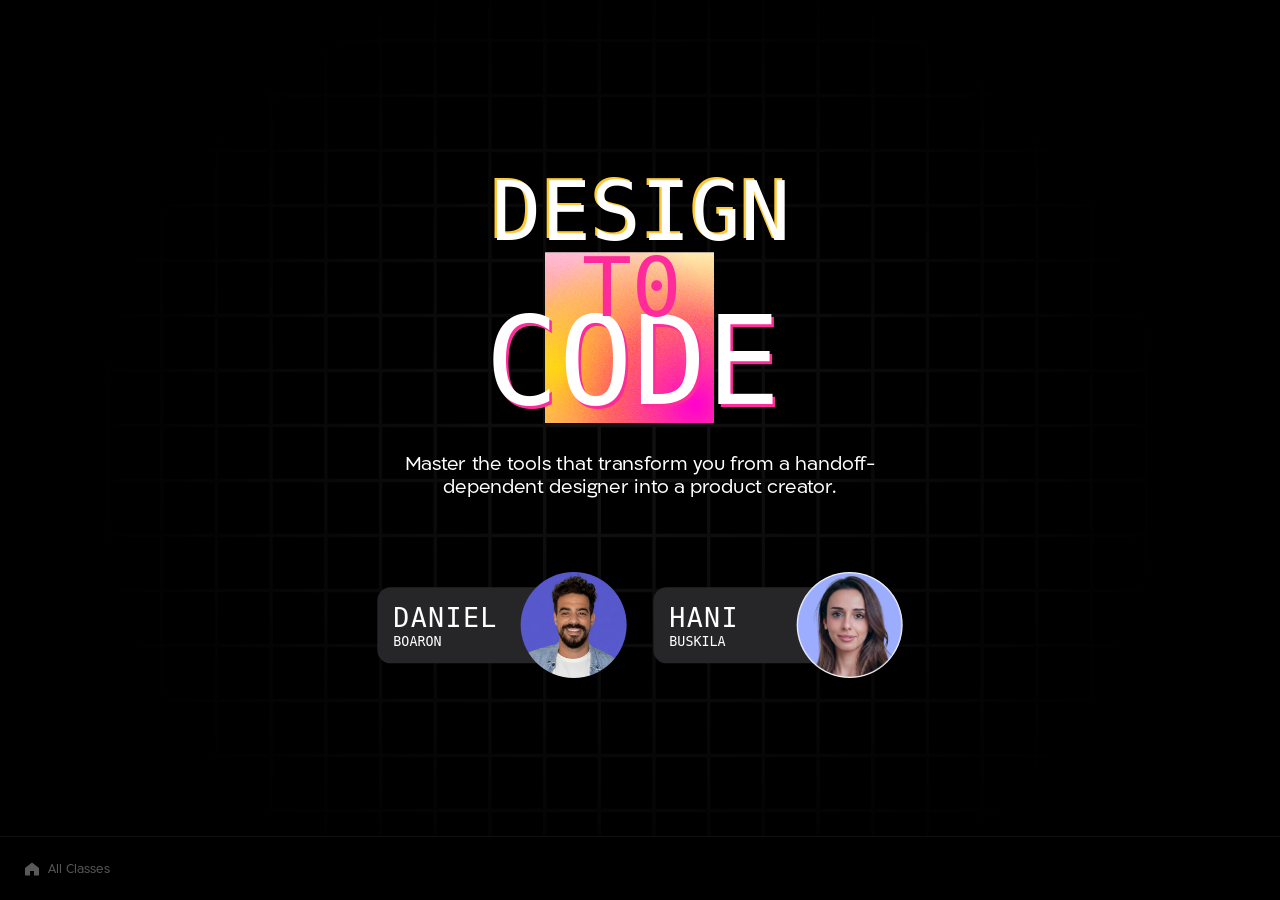
<file: index.html>
<!DOCTYPE html>
<html lang="en">
<head>
  <meta charset="UTF-8" />
  <meta name="viewport" content="width=device-width, initial-scale=1.0" />
  <title>Design to Code - Presentation</title>
  <style>
    /* ── Fonts ── */
    @font-face {
      font-family: 'MinecraftRegular';
      src: url('https://fonts.cdnfonts.com/s/25041/1_MinecraftRegular1.woff') format('woff');
      font-weight: 400;
      font-style: normal;
    }
    @font-face {
      font-family: 'Ploni';
      src: url('fonts/ploni-regular-aaa.otf') format('opentype');
      font-weight: 400;
      font-style: normal;
    }
    @font-face {
      font-family: 'Ploni';
      src: url('fonts/ploni-regular-aaa.otf') format('opentype');
      font-weight: 400;
    }
    @font-face {
      font-family: 'Ploni';
      src: url('fonts/ploni-demibold-aaa.otf') format('opentype');
      font-weight: 700;
    }

    /* ── Reset ── */
    *, *::before, *::after { margin: 0; padding: 0; box-sizing: border-box; }

    html, body {
      background: #000;
      color: #fff;
      font-family: 'Ploni', sans-serif;
      overflow: hidden;
      height: 100vh;
      width: 100vw;
    }

    /* ── Slide system ── */
    .slides-container {
      position: relative;
      width: 100%;
      height: 100%;
    }

    .slide {
      position: absolute;
      inset: 0;
      opacity: 0;
      pointer-events: none;
      transition: opacity 0.5s ease;
      overflow: hidden;
    }

    .slide.active {
      opacity: 1;
      pointer-events: auto;
    }

    /* ── Scaling wrapper — design is 1920x1080 ── */
    .slide-inner {
      position: absolute;
      width: 1920px;
      height: 1080px;
      top: 50%;
      left: 50%;
      transform-origin: center center;
    }

    /* ═══════════════════════════════════════
       SLIDE 1 — Hero (from Figma)
    ═══════════════════════════════════════ */

    /* Minecraft font override — slide 1 only */
    #s1-inner,
    #s1-inner * {
      font-family: 'MinecraftRegular', monospace !important;
      font-weight: 400 !important;
      font-style: normal !important;
    }

    /* Subtitle stays on Ploni */
    #s1-inner .s1-subtitle {
      font-family: 'Ploni', sans-serif !important;
    }

    /* Grid background */
    .s1-grid {
      position: absolute;
      top: -242px;
      left: 158px;
      width: 1564px;
      height: 1573px;
      pointer-events: none;
      opacity: 0.7;
    }

    .s1-grid img {
      width: 100%;
      height: 100%;
      display: block;
    }

    /* Title block — centered */
    .s1-title-block {
      position: absolute;
      width: 429px;
      height: 423px;
      left: calc(50% - 20.5px);
      top: calc(50% - 211.5px);
      transform: translate(-50%, -50%);
    }

    .s1-title-group {
      position: absolute;
      left: 1.24px;
      top: 0;
      width: 444px;
      height: 423px;
    }

    /* "DESIGN" shadow text (yellow) */
    .s1-design-shadow {
      position: absolute;
      left: 7.42px;
      top: 0;
      font-family: 'Ploni', sans-serif;
      font-size: 124px;
      text-transform: uppercase;
      color: #ffc937;
      line-height: 1;
      white-space: nowrap;
    }

    /* "DESIGN" main text (white) */
    .s1-design {
      position: absolute;
      left: 11.13px;
      top: 3.71px;
      font-family: 'Ploni', sans-serif;
      font-size: 124px;
      text-transform: uppercase;
      color: #fff;
      line-height: 1;
      white-space: nowrap;
    }

    /* Triangle shape */
    .s1-triangle {
      position: absolute;
      left: 91px;
      top: 126px;
      width: 254px;
      height: 256px;
      display: flex;
      align-items: center;
      justify-content: center;
    }

    .s1-triangle-inner {
      width: 254px;
      height: 256px;
      position: relative;
      transform: rotate(180deg);
    }

    .s1-triangle-mask {
      position: absolute;
      inset: 0;
      overflow: hidden;
    }

    .s1-triangle-mask img {
      width: 100%;
      height: 100%;
      display: block;
    }

    .s1-triangle-gradient {
      position: absolute;
      inset: 0;
      overflow: hidden;
    }

    .s1-triangle-gradient img {
      width: 100%;
      height: 100%;
      display: block;
    }

    .s1-triangle-noise {
      position: absolute;
      inset: 0;
      mix-blend-mode: overlay;
      opacity: 0.8;
    }

    .s1-noise-1 {
      position: absolute;
      inset: 0;
      background-size: 307px 307px;
      background-position: top left;
      opacity: 0.6;
      pointer-events: none;
    }

    .s1-noise-2 {
      position: absolute;
      inset: 0;
      background-size: 410px 410px;
      background-position: top left;
      mix-blend-mode: overlay;
      opacity: 0.7;
      pointer-events: none;
    }

    /* "CODE" shadow text (pink) */
    .s1-code-shadow {
      position: absolute;
      left: 4.95px;
      top: 202.6px;
      font-family: 'Ploni', sans-serif;
      font-size: 184px;
      text-transform: uppercase;
      color: #ff2b9b;
      line-height: 1;
    }

    /* "CODE" main text (white) */
    .s1-code {
      position: absolute;
      left: 1.24px;
      top: 198.89px;
      font-family: 'Ploni', sans-serif;
      font-size: 184px;
      text-transform: uppercase;
      color: #fff;
      line-height: 1;
    }

    /* "T0" text */
    .s1-to {
      position: absolute;
      left: 147px;
      top: 105px;
      width: 149px;
      height: 149px;
      display: flex;
      align-items: center;
      justify-content: center;
      font-family: 'Ploni', sans-serif;
      font-style: italic;
      font-size: 124px;
      text-transform: uppercase;
      color: #ff2b9b;
      text-align: center;
      line-height: 1;
    }

    /* Subtitle */
    .s1-subtitle {
      position: absolute;
      left: 50%;
      top: 579px;
      transform: translate(-50%, -50%);
      width: 725px;
      font-family: 'Ploni', sans-serif;
      font-size: 32px;
      color: #fff;
      text-align: center;
      line-height: 1.1;
    }

    /* Profiles section */
    .s1-profiles {
      position: absolute;
      left: 50%;
      top: 723px;
      transform: translateX(-50%);
      display: flex;
      gap: 40px;
      align-items: center;
    }

    .s1-profile-card {
      display: flex;
      align-items: center;
      position: relative;
      padding-right: 100px;
    }

    .s1-profile-bg {
      background: #262629;
      border-radius: 20px;
      width: 315px;
      height: 114px;
      display: flex;
      align-items: center;
      padding: 20px 24px;
      margin-right: -100px;
      position: relative;
      z-index: 1;
    }

    .s1-profile-info {
      display: flex;
      flex-direction: column;
    }

    .s1-profile-name {
      font-family: 'Ploni', sans-serif;
      font-weight: 400;
      font-size: 40px;
      text-transform: uppercase;
      color: #fff;
      letter-spacing: 2px;
      line-height: 1.2;
    }

    .s1-profile-last {
      font-family: 'Ploni', sans-serif;
      font-size: 20px;
      color: #fff;
      line-height: 1.1;
    }

    .s1-avatar {
      width: 159px;
      height: 159px;
      border-radius: 50%;
      overflow: hidden;
      position: relative;
      z-index: 2;
      margin-right: -100px;
      flex-shrink: 0;
    }

    .s1-avatar img {
      position: absolute;
      display: block;
    }

    .s1-avatar-daniel img {
      width: 136.61%;
      height: 136.61%;
      left: -19.63%;
      top: -14.76%;
    }

    .s1-avatar-hani img {
      width: 112%;
      height: 112%;
      left: -6%;
      top: -6%;
      object-fit: cover;
    }

    /* ═══════════════════════════════════════
       SLIDE 2 — "The World We Knew" (from Figma)
    ═══════════════════════════════════════ */

    /* Globe image */
    .s2-globe {
      position: absolute;
      left: calc(50% - 16.5px);
      top: 829px;
      width: 841px;
      height: 561px;
      transform: translateX(-50%);
      z-index: 1;
    }

    .s2-globe img {
      width: 100%;
      height: 100%;
      display: block;
    }

    /* Title + subtitle block */
    .s2-text-block {
      position: absolute;
      left: 50%;
      top: 634px;
      transform: translateX(-50%);
      width: 676px;
      display: flex;
      flex-direction: column;
      gap: 16px;
      z-index: 3;
    }

    .s2-text-block h2 {
      font-family: 'Ploni', sans-serif;
      font-weight: 400;
      font-size: 72px;
      text-transform: uppercase;
      color: #fff;
      letter-spacing: -1.44px;
      line-height: 1.1;
    }

    .s2-text-block p {
      font-family: 'Ploni', sans-serif;
      font-size: 32px;
      color: #fff;
      opacity: 0.7;
      text-align: center;
      line-height: 1.1;
    }

    /* Card */
    .s2-card {
      position: absolute;
      left: 179px;
      top: 328px;
      width: 431px;
      height: 143px;
      background: #262629;
      border-radius: 20px;
      display: flex;
      flex-direction: column;
      justify-content: center;
      padding: 40px;
      z-index: 5;
    }

    .s2-card h3 {
      font-family: 'Ploni', sans-serif;
      font-weight: 700;
      font-size: 32px;
      color: #fcfcfc;
      text-transform: capitalize;
      letter-spacing: -0.64px;
      line-height: 1.1;
    }

    /* Connector arrow */
    .s2-connector {
      position: absolute;
      left: 440px;
      top: 471px;
      width: 203px;
      height: 163px;
      z-index: 4;
      transform: scaleY(-1) rotate(180deg);
    }

    .s2-connector img {
      width: 100%;
      height: 100%;
      display: block;
    }

    /* Bullet list */
    .s2-bullets {
      position: absolute;
      left: 179px;
      top: 576px;
      width: 345px;
      list-style: none;
      border-radius: 12px;
      z-index: 5;
    }

    .s2-bullets li {
      font-family: 'Ploni', sans-serif;
      font-size: 28px;
      color: #fff;
      height: 65px;
      display: flex;
      align-items: center;
      border-bottom: 1px solid rgba(255,255,255,0.2);
      line-height: 1.1;
    }

    .s2-bullets li:last-child {
      border-bottom: none;
    }

    /* ═══════════════════════════════════════
       SLIDE 3 — "The World We Knew" + Endless Iterations (from Figma)
    ═══════════════════════════════════════ */

    /* Reuse globe, title from s2 positions */
    .s3-globe { position: absolute; left: calc(50% - 16.5px); top: 829px; width: 841px; height: 561px; transform: translateX(-50%); z-index: 1; }
    .s3-globe img { width: 100%; height: 100%; display: block; }

    .s3-text-block { position: absolute; left: 50%; top: 634px; transform: translateX(-50%); width: 676px; display: flex; flex-direction: column; gap: 16px; z-index: 3; }
    .s3-text-block h2 { font-family: 'Ploni', sans-serif; font-weight: 400; font-size: 72px; text-transform: uppercase; color: #fff; letter-spacing: -1.44px; line-height: 1.1; }
    .s3-text-block p { font-family: 'Ploni', sans-serif; font-size: 32px; color: #fff; opacity: 0.7; text-align: center; line-height: 1.1; }

    /* Card 1 — faded */
    .s3-card1 { position: absolute; left: 179px; top: 328px; width: 431px; height: 143px; background: #262629; border-radius: 20px; display: flex; flex-direction: column; justify-content: center; padding: 40px; z-index: 5; opacity: 0.3; }
    .s3-card1 h3 { font-family: 'Ploni', sans-serif; font-weight: 700; font-size: 32px; color: #fcfcfc; text-transform: capitalize; letter-spacing: -0.64px; line-height: 1.1; }

    .s3-connector1 { position: absolute; left: 440px; top: 471px; width: 203px; height: 163px; z-index: 4; transform: scaleY(-1) rotate(180deg); opacity: 0.3; }
    .s3-connector1 img { width: 100%; height: 100%; display: block; }

    .s3-bullets1 { position: absolute; left: 179px; top: 576px; width: 345px; list-style: none; border-radius: 12px; z-index: 5; opacity: 0.3; }
    .s3-bullets1 li { font-family: 'Ploni', sans-serif; font-size: 28px; color: #fff; height: 65px; display: flex; align-items: center; border-bottom: 1px solid rgba(255,255,255,0.2); line-height: 1.1; }
    .s3-bullets1 li:last-child { border-bottom: none; }

    /* Card 2 — active */
    .s3-card2 { position: absolute; left: 728px; top: 168px; width: 431px; height: 143px; background: #262629; border-radius: 20px; display: flex; flex-direction: column; justify-content: center; padding: 40px; z-index: 5; }
    .s3-card2 h3 { font-family: 'Ploni', sans-serif; font-weight: 700; font-size: 32px; color: #fcfcfc; text-transform: capitalize; letter-spacing: -0.64px; line-height: 1.1; }

    .s3-connector2 { position: absolute; left: 946px; top: 310.5px; width: 86px; height: 281.5px; z-index: 4; transform: scaleY(-1) rotate(180deg); }
    .s3-connector2 img { width: 100%; height: 100%; display: block; }

    .s3-bullets2 { position: absolute; left: 1069px; top: 374px; width: 399px; list-style: none; border-radius: 12px; z-index: 5; }
    .s3-bullets2 li { font-family: 'Ploni', sans-serif; font-size: 32px; color: #fff; height: 65px; display: flex; align-items: center; border-bottom: 1px solid rgba(255,255,255,0.2); line-height: 1.1; }
    .s3-bullets2 li:last-child { border-bottom: none; }

    /* ═══════════════════════════════════════
       SLIDE 4 — "The World We Knew" + Lost In Translation (from Figma)
    ═══════════════════════════════════════ */

    .s4-globe { position: absolute; left: calc(50% - 16.5px); top: 829px; width: 841px; height: 561px; transform: translateX(-50%); z-index: 1; }
    .s4-globe img { width: 100%; height: 100%; display: block; }

    .s4-text-block { position: absolute; left: 50%; top: 634px; transform: translateX(-50%); width: 676px; display: flex; flex-direction: column; gap: 16px; z-index: 3; }
    .s4-text-block h2 { font-family: 'Ploni', sans-serif; font-weight: 400; font-size: 72px; text-transform: uppercase; color: #fff; letter-spacing: -1.44px; line-height: 1.1; }
    .s4-text-block p { font-family: 'Ploni', sans-serif; font-size: 32px; color: #fff; opacity: 0.7; text-align: center; line-height: 1.1; }

    /* Card 1 — faded */
    .s4-card1 { position: absolute; left: 179px; top: 328px; width: 431px; height: 143px; background: #262629; border-radius: 20px; display: flex; flex-direction: column; justify-content: center; padding: 40px; z-index: 5; opacity: 0.3; }
    .s4-card1 h3 { font-family: 'Ploni', sans-serif; font-weight: 700; font-size: 32px; color: #fcfcfc; text-transform: capitalize; letter-spacing: -0.64px; line-height: 1.1; }

    .s4-connector1 { position: absolute; left: 440px; top: 471px; width: 203px; height: 163px; z-index: 4; transform: scaleY(-1) rotate(180deg); opacity: 0.3; }
    .s4-connector1 img { width: 100%; height: 100%; display: block; }

    /* Card 2 — faded */
    .s4-card2 { position: absolute; left: 728px; top: 168px; width: 431px; height: 143px; background: #262629; border-radius: 20px; display: flex; flex-direction: column; justify-content: center; padding: 40px; z-index: 5; opacity: 0.3; }
    .s4-card2 h3 { font-family: 'Ploni', sans-serif; font-weight: 700; font-size: 32px; color: #fcfcfc; text-transform: capitalize; letter-spacing: -0.64px; line-height: 1.1; }

    .s4-connector2 { position: absolute; left: 946px; top: 310.5px; width: 86px; height: 281.5px; z-index: 4; transform: scaleY(-1) rotate(180deg); opacity: 0.3; }
    .s4-connector2 img { width: 100%; height: 100%; display: block; }

    /* Card 3 — active */
    .s4-card3 { position: absolute; left: 1383px; top: 323px; width: 431px; height: 143px; background: #262629; border-radius: 20px; display: flex; flex-direction: column; justify-content: center; padding: 40px; z-index: 5; }
    .s4-card3 h3 { font-family: 'Ploni', sans-serif; font-weight: 700; font-size: 32px; color: #fcfcfc; text-transform: capitalize; letter-spacing: -0.64px; line-height: 1.1; }

    .s4-connector3 { position: absolute; left: 1317px; top: 466px; width: 168px; height: 162px; z-index: 4; transform: scaleY(-1) rotate(180deg); }
    .s4-connector3 img { width: 100%; height: 100%; display: block; }

    .s4-bullets3 { position: absolute; left: 1521px; top: 518px; width: 399px; list-style: none; border-radius: 12px; z-index: 5; }
    .s4-bullets3 li { font-family: 'Ploni', sans-serif; font-size: 32px; color: #fff; height: 65px; display: flex; align-items: center; border-bottom: 1px solid rgba(255,255,255,0.2); line-height: 1.1; }
    .s4-bullets3 li:last-child { border-bottom: none; }

    /* ═══════════════════════════════════════
       SLIDE 5 — "The World We're Building" (from Figma)
    ═══════════════════════════════════════ */

    .s5-grid { position: absolute; top: -242px; left: 158px; width: 1564px; height: 1573px; pointer-events: none; opacity: 0.7; }
    .s5-grid img { width: 100%; height: 100%; display: block; }

    /* Big cool shape — top center */
    .s5-shape-big {
      position: absolute;
      left: 540px;
      top: -80px;
      width: 514px;
      height: 514px;
      display: flex;
      align-items: center;
      justify-content: center;
      z-index: 2;
    }
    .s5-shape-big img {
      width: 376px;
      height: 376px;
      transform: rotate(30deg);
    }

    /* Small cool shape — bottom center */
    .s5-shape-small {
      position: absolute;
      left: 1079px;
      top: 854px;
      width: 123px;
      height: 123px;
      display: flex;
      align-items: center;
      justify-content: center;
      z-index: 6;
    }
    .s5-shape-small img {
      width: 110px;
      height: 110px;
      transform: rotate(7.33deg);
      filter: blur(4px);
    }

    /* Center text */
    .s5-center-text {
      position: absolute;
      left: 50%;
      top: 50%;
      transform: translate(calc(-50% + 0.5px), calc(-50% + 0.5px));
      width: 901px;
      display: flex;
      flex-direction: column;
      align-items: center;
      gap: 16px;
      z-index: 5;
    }

    .s5-label {
      font-family: 'Inter', 'Ploni', sans-serif;
      font-weight: 400;
      font-size: 20px;
      text-transform: capitalize;
      letter-spacing: 2px;
      color: #fff;
      text-align: center;
      line-height: 1.1;
    }

    .s5-title {
      font-family: 'Ploni', sans-serif;
      font-weight: 400;
      font-size: 72px;
      text-transform: uppercase;
      color: #fff;
      letter-spacing: -1.44px;
      line-height: 1.1;
      width: 100%;
      white-space: nowrap;
      text-align: center;
    }

    /* White cards */
    .s5-card {
      position: absolute;
      background: #fff;
      border-radius: 20px;
      width: 431px;
      height: 143px;
      display: flex;
      flex-direction: column;
      align-items: center;
      justify-content: center;
      gap: 10px;
      padding: 44px 91px;
      text-transform: capitalize;
      white-space: nowrap;
      z-index: 5;
    }

    .s5-card h3 {
      font-family: 'Ploni', sans-serif;
      font-weight: 700;
      font-size: 32px;
      color: #140101;
      letter-spacing: -0.64px;
      line-height: 1.1;
    }

    .s5-card p {
      font-family: 'Ploni', sans-serif;
      font-weight: 400;
      font-size: 24px;
      color: #140101;
      letter-spacing: -0.48px;
      line-height: 1.1;
    }

    .s5-card-1 { left: 46px; top: 293px; }
    .s5-card-2 { left: 375px; top: 808px; }
    .s5-card-3 { left: 1291px; top: 176px; }

    /* Connectors */
    .s5-conn-1 { position: absolute; left: 307px; top: 436px; width: 203px; height: 163px; z-index: 4; transform: scaleY(-1) rotate(180deg); }
    .s5-conn-1 img { width: 100%; height: 100%; display: block; }

    .s5-conn-2 { position: absolute; left: 698px; top: 643px; width: 203px; height: 163px; z-index: 4; transform: rotate(180deg); }
    .s5-conn-2 img { width: 100%; height: 100%; display: block; }

    .s5-conn-3 { position: absolute; left: 1304px; top: 319px; width: 203px; height: 163px; z-index: 4; }
    .s5-conn-3 img { width: 100%; height: 100%; display: block; }

    /* Planet ring — bottom right */
    .s5-planet {
      position: absolute;
      left: calc(50% + 691.5px);
      top: 670px;
      width: 1123px;
      height: 887px;
      transform: translateX(-50%);
      z-index: 1;
    }
    .s5-planet img { width: 100%; height: 100%; display: block; }

    /* ═══════════════════════════════════════
       SLIDES 8-9 — Toys vs Tools (from Figma)
    ═══════════════════════════════════════ */

    /* Left side — Toys */
    .s8-left {
      position: absolute;
      left: 120px;
      top: 422px;
      display: flex;
      flex-direction: column;
      gap: 40px;
      align-items: flex-start;
    }

    .s8-left-title {
      font-family: 'Ploni', sans-serif;
      font-weight: 400;
      font-size: 56px;
      text-transform: uppercase;
      color: #fff;
      letter-spacing: -1.12px;
      line-height: 1.1;
      white-space: nowrap;
    }

    .s8-toy-cards {
      display: flex;
      flex-direction: column;
      gap: 20px;
    }

    .s8-toy-card {
      width: 373px;
      height: 132px;
      border-radius: 20px;
      overflow: hidden;
      display: flex;
      align-items: center;
      justify-content: center;
    }

    .s8-toy-card img {
      width: 100%;
      height: 100%;
      object-fit: cover;
      display: block;
    }

    .s8-toy-card-dark {
      background: #1b1b1b;
      padding: 25px 28px;
    }

    .s8-toy-card-dark img {
      width: auto;
      height: 82px;
      object-fit: contain;
    }

    /* Right side — Tools */
    .s8-right {
      position: absolute;
      left: 1034px;
      top: 120px;
      width: 766px;
      display: flex;
      flex-direction: column;
      align-items: center;
      gap: 40px;
    }

    .s8-right-header {
      display: flex;
      flex-direction: column;
      align-items: center;
      gap: 8px;
      width: 100%;
    }

    .s8-right-label {
      font-family: 'Inter', 'Ploni', sans-serif;
      font-weight: 400;
      font-size: 20px;
      text-transform: capitalize;
      letter-spacing: 2px;
      color: #7bed52;
      text-align: center;
      line-height: 1.1;
    }

    .s8-right-title {
      font-family: 'Ploni', sans-serif;
      font-weight: 400;
      font-size: 56px;
      text-transform: uppercase;
      color: #fff;
      letter-spacing: -1.12px;
      line-height: 1.1;
      white-space: nowrap;
    }

    .s8-tool-cards {
      display: flex;
      flex-direction: column;
      gap: 20px;
    }

    .s8-tool-card {
      width: 373px;
      height: 132px;
      background: #fff;
      border-radius: 20px;
      display: flex;
      align-items: center;
      justify-content: center;
      padding: 25px 28px;
      overflow: hidden;
      position: relative;
    }

    .s8-tool-card img {
      max-width: 100%;
      max-height: 82px;
      object-fit: contain;
    }

    /* Cursor logo — clean cube icon */
    .s8-tool-card-cursor {
      padding: 24px 28px;
    }
    .s8-tool-card-cursor img {
      max-height: 84px;
    }

    /* Claude Code logo — rounded icon */
    .s8-tool-card-claude {
      padding: 22px 28px;
    }
    .s8-tool-card-claude img {
      max-height: 88px;
      border-radius: 16px;
    }

    /* GitHub logo — octocat + text, ensure fully visible */
    .s8-tool-card-github {
      padding: 28px 50px;
    }
    .s8-tool-card-github img {
      max-height: 76px;
      max-width: 100%;
      width: auto;
    }

    /* ═══════════════════════════════════════
       SLIDE 10 — Lovable Screenshot + Pain Points
    ═══════════════════════════════════════ */

    .s10-screenshot {
      position: absolute;
      left: 76px;
      top: 50%;
      transform: translateY(calc(-50% + 0.5px));
      width: 1094px;
      height: 709px;
      overflow: hidden;
      border-radius: 12px;
    }

    .s10-screenshot img {
      position: absolute;
      width: 108.1%;
      height: 104.24%;
      left: -4.01%;
      top: -2.06%;
      display: block;
    }

    .s10-right {
      position: absolute;
      left: 1290px;
      top: 325px;
      width: 512px;
      display: flex;
      flex-direction: column;
      gap: 40px;
      align-items: flex-start;
    }

    .s10-shape {
      width: 158px;
      height: 158px;
      transform: rotate(180deg);
    }

    .s10-shape img {
      width: 100%;
      height: 100%;
      display: block;
    }

    .s10-pain-points {
      display: flex;
      flex-direction: column;
      gap: 16px;
      width: 100%;
    }

    .s10-pain-points p {
      font-family: 'Ploni', sans-serif;
      font-weight: 400;
      font-size: 44px;
      color: #fff;
      text-transform: capitalize;
      line-height: 1.1;
    }

    /* ═══════════════════════════════════════
       SLIDE 11 — Restricted (from Figma)
    ═══════════════════════════════════════ */

    /* Faded screenshot */
    .s11-screenshot {
      position: absolute;
      left: 76px;
      top: 50%;
      transform: translateY(calc(-50% + 0.5px));
      width: 1094px;
      height: 709px;
      overflow: hidden;
      border-radius: 12px;
      opacity: 0.2;
    }

    .s11-screenshot img {
      position: absolute;
      width: 108.1%;
      height: 104.24%;
      left: -4.01%;
      top: -2.06%;
      display: block;
    }

    /* Diagonal strikethrough line */
    .s11-strikethrough {
      position: absolute;
      left: 95px;
      top: 228px;
      width: 1062.5px;
      height: 641.5px;
      z-index: 2;
    }

    .s11-strikethrough img {
      width: 100%;
      height: 100%;
      display: block;
    }

    /* RESTRICTED text */
    .s11-restricted {
      position: absolute;
      left: 607px;
      top: 548px;
      transform: translate(-50%, -50%);
      width: 766px;
      font-family: 'Ploni', sans-serif;
      font-weight: 400;
      font-size: 56px;
      text-transform: uppercase;
      color: #ff383c;
      text-align: center;
      letter-spacing: -1.12px;
      line-height: 1.1;
      z-index: 3;
    }

    /* Reuse right side from s10 */
    .s11-right {
      position: absolute;
      left: 1288px;
      top: 325px;
      width: 512px;
      display: flex;
      flex-direction: column;
      gap: 40px;
      align-items: flex-start;
    }

    /* ═══════════════════════════════════════
       SLIDE 12 — Cursor IDE + GitHub Card (from Figma)
    ═══════════════════════════════════════ */

    /* Main Cursor IDE card */
    .s12-cursor-card {
      position: absolute;
      left: 125px;
      top: 428px;
      width: 968px;
      height: 463px;
      background: #1b1b1b;
      border-radius: 23px;
      padding: 21px 0 0 0;
      display: flex;
      flex-direction: column;
      overflow: hidden;
      z-index: 5;
    }

    .s12-cursor-header {
      display: flex;
      align-items: flex-end;
      justify-content: space-between;
      padding: 0 20px;
      width: 100%;
    }

    .s12-cursor-header-left {
      display: flex;
      align-items: center;
      gap: 18px;
    }

    .s12-cursor-icon {
      width: 58px;
      height: 55px;
      flex-shrink: 0;
    }

    .s12-cursor-icon img {
      width: 100%;
      height: 100%;
      object-fit: cover;
    }

    .s12-cursor-title {
      font-family: 'Ploni', sans-serif;
      font-weight: 400;
      font-size: 28px;
      color: #fff;
      text-transform: capitalize;
      line-height: 1.1;
    }

    .s12-avatars {
      display: flex;
      align-items: center;
      padding-right: 9px;
    }

    .s12-avatar {
      width: 47px;
      height: 47px;
      border-radius: 50%;
      overflow: hidden;
      margin-right: -9px;
      flex-shrink: 0;
    }

    .s12-avatar img {
      width: 110%;
      height: 110%;
      object-fit: cover;
      margin: -5%;
    }

    .s12-cursor-divider {
      width: 100%;
      height: 1px;
      margin-top: 24px;
    }

    .s12-cursor-divider img {
      width: 100%;
      height: 100%;
      display: block;
    }

    /* Screenshot in bottom of card */
    .s12-cursor-screenshot {
      position: absolute;
      left: 125px;
      top: 527px;
      width: 968px;
      height: 361px;
      overflow: hidden;
      border-radius: 0 0 27px 27px;
      z-index: 6;
    }

    .s12-cursor-screenshot img {
      position: absolute;
      width: 100%;
      height: 100.83%;
      left: 0;
      top: -0.04%;
      display: block;
    }

    /* GitHub card */
    .s12-github-card {
      position: absolute;
      left: 862px;
      top: 211px;
      width: 363px;
      height: 414px;
      background: #2a282d;
      border-radius: 20px;
      padding: 20px 16px;
      z-index: 2;
      overflow: hidden;
    }

    .s12-github-logo {
      width: 36px;
      height: 42px;
      overflow: hidden;
    }

    .s12-github-logo img {
      width: 246%;
      height: 105%;
      position: relative;
      left: -135%;
      top: -3%;
    }

    .s12-github-branch {
      position: absolute;
      left: 889px;
      top: 327px;
      width: 67px;
      height: 275px;
      z-index: 3;
    }

    .s12-github-branch img {
      width: 100%;
      height: 100%;
      display: block;
    }

    /* Gray pill elements inside github card */
    .s12-gh-pill {
      position: absolute;
      height: 16px;
      background: #494747;
      border-radius: 100px;
    }

    .s12-gh-pill-1 { left: 104px; top: 109px; width: 54px; }
    .s12-gh-pill-2 { left: 101px; top: 166px; width: 30px; }
    .s12-gh-pill-3 { left: 101px; top: 223px; width: 30px; }

    .s12-github-divider {
      position: absolute;
      left: 0;
      top: 74px;
      width: 100%;
      height: 1px;
    }

    .s12-github-divider img {
      width: 100%;
      height: 100%;
      display: block;
    }

    /* Right side — benefits */
    .s12-right {
      position: absolute;
      left: 1357px;
      top: 389px;
      display: flex;
      flex-direction: column;
      gap: 40px;
      align-items: flex-start;
    }

    .s12-benefits {
      display: flex;
      flex-direction: column;
      gap: 16px;
    }

    .s12-benefits p {
      font-family: 'Ploni', sans-serif;
      font-weight: 400;
      font-size: 44px;
      color: #fff;
      text-transform: capitalize;
      line-height: 1.1;
    }

    /* ═══════════════════════════════════════
       SLIDES 13-16 — The Unfair Advantage (from Figma)
    ═══════════════════════════════════════ */

    .s13-bg {
      position: absolute;
      inset: 0;
      background: linear-gradient(128deg, #000 38.5%, #06150f 97.6%);
    }

    /* Center text */
    .s13-center {
      position: absolute;
      left: 50%;
      top: 50%;
      transform: translate(-50%, -50%);
      display: flex;
      flex-direction: column;
      align-items: center;
      gap: 8px;
      z-index: 2;
    }

    .s13-label {
      font-family: 'Inter', 'Ploni', sans-serif;
      font-weight: 400;
      font-size: 20px;
      text-transform: capitalize;
      letter-spacing: 2px;
      color: #7bed52;
      text-align: center;
      line-height: 1.1;
    }

    .s13-title {
      font-family: 'Ploni', sans-serif;
      font-weight: 400;
      font-size: 80px;
      text-transform: uppercase;
      color: #fff;
      text-align: center;
      letter-spacing: -1.6px;
      line-height: 1.1;
      width: 930px;
    }

    /* White cards */
    .s13-card {
      position: absolute;
      background: #fff;
      border-radius: 20px;
      width: 431px;
      height: 143px;
      display: flex;
      flex-direction: column;
      align-items: center;
      justify-content: center;
      gap: 10px;
      padding: 44px 91px;
      text-transform: capitalize;
      white-space: nowrap;
      z-index: 3;
    }

    .s13-card h3 {
      font-family: 'Ploni', sans-serif;
      font-weight: 700;
      font-size: 32px;
      color: #140101;
      letter-spacing: -0.64px;
      line-height: 1.1;
    }

    .s13-card p {
      font-family: 'Ploni', sans-serif;
      font-weight: 400;
      font-size: 24px;
      color: #140101;
      letter-spacing: -0.48px;
      line-height: 1.1;
    }

    /* Card positions */
    .s13-card-1 { left: 260px; top: 137px; }
    .s13-card-2 { left: 1209px; top: 78px; }
    .s13-card-3 { left: 96px; top: 705px; }
    .s13-card-4 { left: 1338px; top: 769px; }

    /* Connectors */
    .s13-conn { position: absolute; width: 203px; height: 163px; z-index: 2; }
    .s13-conn img { width: 100%; height: 100%; display: block; }

    .s13-conn-1 { left: 427px; top: 285px; transform: scaleY(-1) rotate(180deg); }
    .s13-conn-2 { left: 1239px; top: 221px; }
    .s13-conn-3 { left: 419px; top: 540px; transform: rotate(180deg); }
    .s13-conn-4 { left: 1334px; top: 606px; transform: scaleY(-1); }

    /* ═══════════════════════════════════════
       SLIDE 17 — The Gap (from Figma)
    ═══════════════════════════════════════ */

    .s17-center {
      position: absolute;
      left: 50%;
      top: 50%;
      transform: translate(-50%, -50%);
      display: flex;
      flex-direction: column;
      align-items: center;
      gap: 8px;
      z-index: 2;
    }

    .s17-label {
      font-family: 'Inter', 'Ploni', sans-serif;
      font-weight: 400;
      font-size: 20px;
      text-transform: capitalize;
      letter-spacing: 2px;
      color: #7bed52;
      text-align: center;
      line-height: 1.1;
    }

    .s17-title {
      font-family: 'Ploni', sans-serif;
      font-weight: 400;
      font-size: 80px;
      text-transform: uppercase;
      color: #fff;
      text-align: center;
      letter-spacing: -1.6px;
      line-height: 1.1;
      width: 1082px;
    }

    .s17-line-top {
      position: absolute;
      left: calc(50% + 0.5px);
      top: 49px;
      width: 15px;
      height: 354px;
      transform: translateX(-50%);
      z-index: 1;
    }

    .s17-line-bottom {
      position: absolute;
      left: calc(50% + 0.5px);
      top: 677px;
      width: 15px;
      height: 354px;
      transform: translateX(-50%);
      z-index: 1;
    }

    .s17-line-top img,
    .s17-line-bottom img {
      width: 100%;
      height: 100%;
      display: block;
    }

    /* ═══════════════════════════════════════
       SLIDE 18 — The Gap + Subtitle (animated)
    ═══════════════════════════════════════ */

    /* Subtitle that fades in */
    .s18-subtitle {
      position: absolute;
      left: 50%;
      top: 711.5px;
      transform: translate(-50%, -50%);
      width: 676px;
      font-family: 'Ploni', sans-serif;
      font-weight: 400;
      font-size: 32px;
      color: #fff;
      opacity: 0;
      text-align: center;
      line-height: 1.1;
      z-index: 2;
      transition: opacity 0.8s ease 0.2s, transform 0.8s ease 0.2s;
      transform: translate(-50%, calc(-50% + 20px));
    }

    .slide.active .s18-subtitle {
      opacity: 0.7;
      transform: translate(-50%, -50%);
    }

    /* Bottom line that shrinks and moves down */
    .s18-line-bottom {
      position: absolute;
      left: calc(50% + 0.5px);
      top: 677px;
      width: 15px;
      height: 354px;
      transform: translateX(-50%);
      z-index: 1;
      transition: top 0.8s ease, height 0.8s ease;
    }

    .slide.active .s18-line-bottom {
      top: 827px;
      height: 204px;
    }

    .s18-line-bottom img {
      width: 100%;
      height: 100%;
      display: block;
    }

    /* ═══════════════════════════════════════
       SLIDE 19 — By The End Of Today (from Figma)
    ═══════════════════════════════════════ */

    .s19-grid {
      position: absolute;
      left: 601px;
      top: -242px;
      width: 677px;
      height: 681px;
      pointer-events: none;
      opacity: 0.7;
    }

    .s19-grid img {
      width: 100%;
      height: 100%;
      display: block;
    }

    .s19-center {
      position: absolute;
      left: calc(50% + 0.5px);
      top: calc(50% - 183px);
      transform: translate(-50%, -50%);
      display: flex;
      flex-direction: column;
      align-items: center;
      gap: 8px;
      z-index: 2;
    }

    .s19-label {
      font-family: 'Inter', 'Ploni', sans-serif;
      font-weight: 400;
      font-size: 20px;
      text-transform: capitalize;
      letter-spacing: 2px;
      color: #7bed52;
      text-align: center;
      line-height: 1.1;
    }

    .s19-title {
      font-family: 'Ploni', sans-serif;
      font-weight: 400;
      font-size: 80px;
      text-transform: uppercase;
      color: #fff;
      text-align: center;
      letter-spacing: -1.6px;
      line-height: 1.1;
      white-space: nowrap;
    }

    /* Steps row: numbers + dashed lines */
    .s19-steps {
      position: absolute;
      left: 136px;
      top: 549px;
      display: flex;
      align-items: center;
      gap: 0;
      z-index: 2;
    }

    .s19-step-num {
      font-family: 'Ploni', sans-serif;
      font-weight: 400;
      font-size: 40px;
      color: #fff;
      opacity: 0.3;
      text-align: center;
      letter-spacing: -0.8px;
      text-transform: uppercase;
      line-height: 1.1;
      white-space: nowrap;
      flex-shrink: 0;
    }

    .s19-step-dash {
      width: 303.5px;
      height: 2px;
      flex-shrink: 0;
      margin: 0 29px;
    }

    .s19-step-dash img {
      width: 100%;
      height: 100%;
      display: block;
    }

    /* Cards row */
    .s19-cards {
      position: absolute;
      left: calc(50% + 0.25px);
      top: 618px;
      transform: translateX(-50%);
      display: flex;
      gap: 40px;
      align-items: center;
      z-index: 3;
    }

    .s19-card {
      width: 386px;
      height: 143px;
      background: #1b1b1b;
      border-radius: 20px;
      display: flex;
      flex-direction: column;
      align-items: flex-start;
      justify-content: center;
      gap: 10px;
      padding: 44px 40px;
      text-transform: capitalize;
      white-space: nowrap;
      flex-shrink: 0;
    }

    .s19-card:first-child {
      width: 385px;
      padding: 20px 40px;
    }

    .s19-card h3 {
      font-family: 'Ploni', sans-serif;
      font-weight: 700;
      font-size: 32px;
      color: #f8fcfd;
      letter-spacing: -0.64px;
      line-height: 1.1;
    }

    .s19-card p {
      font-family: 'Ploni', sans-serif;
      font-weight: 400;
      font-size: 24px;
      color: #f8fcfd;
      letter-spacing: -0.48px;
      line-height: 1.1;
    }

    /* ═══════════════════════════════════════
       SLIDE 20 — Step 1 Highlight (from Figma)
    ═══════════════════════════════════════ */

    .s20-step-num-active {
      font-family: 'Ploni', sans-serif;
      font-weight: 400;
      font-size: 40px;
      color: #fff;
      opacity: 1;
      text-align: center;
      letter-spacing: -0.8px;
      text-transform: uppercase;
      line-height: 1.1;
      white-space: nowrap;
      flex-shrink: 0;
    }

    .s20-card-highlight {
      width: 385px;
      height: 143px;
      background: #ffffff;
      border-radius: 20px;
      display: flex;
      flex-direction: column;
      align-items: flex-start;
      justify-content: center;
      gap: 10px;
      padding: 20px 40px;
      text-transform: capitalize;
      white-space: nowrap;
      flex-shrink: 0;
    }

    .s20-card-highlight h3 {
      font-family: 'Ploni', sans-serif;
      font-weight: 700;
      font-size: 32px;
      color: #140101;
      letter-spacing: -0.64px;
      line-height: 1.1;
    }

    .s20-card-highlight p {
      font-family: 'Ploni', sans-serif;
      font-weight: 400;
      font-size: 24px;
      color: #140101;
      letter-spacing: -0.48px;
      line-height: 1.1;
    }

    /* ═══════════════════════════════════════
       Navigation Bar
    ═══════════════════════════════════════ */
    .nav-bar {
      position: fixed;
      bottom: 0;
      left: 0;
      right: 0;
      height: 64px;
      display: flex;
      align-items: center;
      justify-content: center;
      gap: 18px;
      z-index: 1000;
      background: rgba(0,0,0,0.75);
      backdrop-filter: blur(12px);
      border-top: 1px solid rgba(255,255,255,0.06);
    }

    .nav-home {
      position: absolute;
      left: 24px;
      display: flex;
      align-items: center;
      gap: 8px;
      text-decoration: none;
      color: rgba(255,255,255,0.35);
      font-family: 'Ploni', sans-serif;
      font-size: 14px;
      transition: color 0.2s;
    }

    .nav-home:hover {
      color: #fff;
    }

    .nav-home svg {
      width: 16px;
      height: 16px;
      fill: currentColor;
    }

    .nav-arrow {
      width: 40px;
      height: 40px;
      border-radius: 50%;
      border: 1px solid rgba(255,255,255,0.2);
      background: rgba(255,255,255,0.04);
      color: #fff;
      font-size: 18px;
      cursor: pointer;
      display: flex;
      align-items: center;
      justify-content: center;
      transition: background 0.2s, border-color 0.2s;
    }

    .nav-arrow:hover {
      background: rgba(255,255,255,0.1);
      border-color: rgba(255,255,255,0.35);
    }

    .nav-arrow:disabled {
      opacity: 0.2;
      cursor: default;
    }

    .nav-arrow:disabled:hover {
      background: rgba(255,255,255,0.04);
      border-color: rgba(255,255,255,0.2);
    }

    .nav-dots {
      display: flex;
      gap: 10px;
      align-items: center;
    }

    .nav-dot {
      width: 10px;
      height: 10px;
      border-radius: 50%;
      background: rgba(255,255,255,0.18);
      cursor: pointer;
      transition: background 0.3s, transform 0.3s;
    }

    .nav-dot.active {
      background: #fff;
      transform: scale(1.35);
    }

    .nav-dot:hover:not(.active) {
      background: rgba(255,255,255,0.4);
    }

    .nav-counter {
      font-family: 'Ploni', sans-serif;
      font-size: 14px;
      color: rgba(255,255,255,0.35);
      min-width: 44px;
      text-align: center;
    }
  </style>
</head>
<body>

<div class="slides-container">

  <!-- ═══════ SLIDE 1 — Hero ═══════ -->
  <div class="slide active" data-slide="0">
    <div class="slide-inner" id="s1-inner">

      <!-- Grid -->
      <div class="s1-grid">
        <img src="assets/grid.svg" alt="" />
      </div>

      <!-- Title block -->
      <div class="s1-title-block">
        <div class="s1-title-group">
          <!-- DESIGN (yellow shadow) -->
          <div class="s1-design-shadow">design</div>
          <!-- DESIGN (white) -->
          <div class="s1-design">design</div>

          <!-- Triangle shape -->
          <div class="s1-triangle">
            <div class="s1-triangle-inner">
              <div class="s1-triangle-mask">
                <img src="assets/triangle-mask.svg" alt="" />
              </div>
              <div class="s1-triangle-gradient">
                <img src="assets/triangle-gradient.svg" alt="" />
              </div>
              <div class="s1-triangle-noise">
                <div class="s1-noise-1" style="background-image: url('assets/noise1.png')"></div>
                <div class="s1-noise-2" style="background-image: url('assets/noise2.png')"></div>
              </div>
            </div>
          </div>

          <!-- CODE (pink shadow) -->
          <div class="s1-code-shadow">code</div>
          <!-- CODE (white) -->
          <div class="s1-code">code</div>

          <!-- T0 -->
          <div class="s1-to">t0</div>
        </div>
      </div>

      <!-- Subtitle -->
      <div class="s1-subtitle">
        Master the tools that transform you from a handoff-dependent designer into a product creator.
      </div>

      <!-- Profiles -->
      <div class="s1-profiles">
        <div class="s1-profile-card">
          <div class="s1-profile-bg">
            <div class="s1-profile-info">
              <span class="s1-profile-name">dANIEL</span>
              <span class="s1-profile-last">BOARON</span>
            </div>
          </div>
          <div class="s1-avatar s1-avatar-daniel">
            <img src="assets/daniel.png" alt="Daniel Boaron" />
          </div>
        </div>

        <div class="s1-profile-card">
          <div class="s1-profile-bg">
            <div class="s1-profile-info">
              <span class="s1-profile-name">HANI</span>
              <span class="s1-profile-last">BUSKILA</span>
            </div>
          </div>
          <div class="s1-avatar s1-avatar-hani">
            <img src="assets/hani-new.png" alt="Hani Buskila" />
          </div>
        </div>
      </div>

    </div>
  </div>


</div>

<!-- Navigation Bar -->
<nav class="nav-bar">
  <a href="class-2.html" class="nav-home">
    <svg viewBox="0 0 16 16"><path d="M8 1.4L1 7v7.6h5V10h4v4.6h5V7L8 1.4z"/></svg>
    All Classes
  </a>
</nav>

<script>
  // ── Responsive scaling ──
  function scaleSlides() {
    const vw = window.innerWidth;
    const vh = window.innerHeight - 64; // minus nav height
    const scaleX = vw / 1920;
    const scaleY = vh / 1080;
    const scale = Math.min(scaleX, scaleY);

    document.querySelectorAll('.slide-inner').forEach(inner => {
      inner.style.transform = `translate(-50%, -50%) scale(${scale})`;
    });
  }

  scaleSlides();
  window.addEventListener('resize', scaleSlides);

</script>

</body>
</html>
</file>
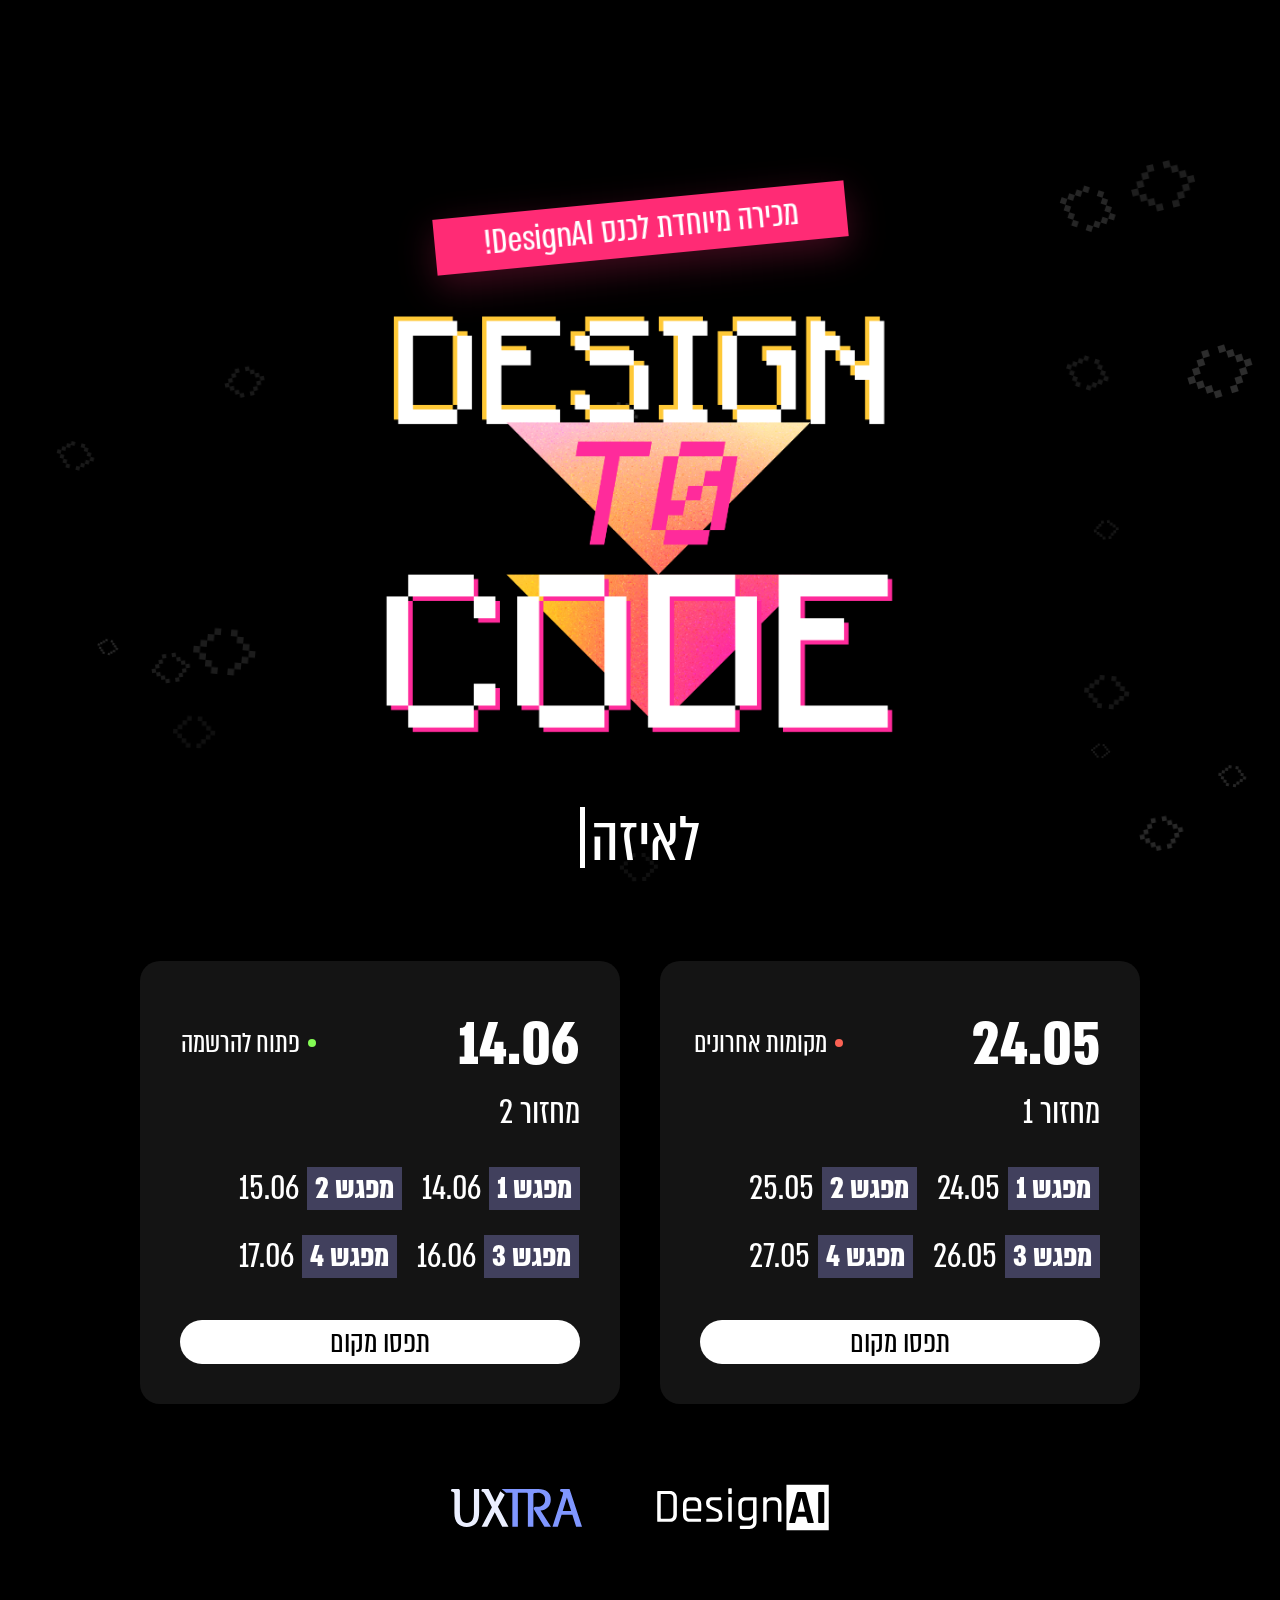
<file: landing-page/index.html>
<!DOCTYPE html>
<html lang="he" dir="rtl">
<head>
  <meta charset="UTF-8" />
  <meta name="viewport" content="width=device-width, initial-scale=1.0" />
  <title>Design to Code — סדנה</title>
  <style>
    /* ── Fonts ── */
    @font-face {
      font-family: 'Minecraft';
      src: url('fonts/1_MinecraftRegular1.otf') format('opentype');
      font-weight: 400;
      font-style: normal;
    }
    @font-face {
      font-family: 'Minecraft';
      src: url('fonts/1_MinecraftRegular1.otf') format('opentype');
      font-weight: 400;
      font-style: italic;
    }
    @font-face {
      font-family: 'Almoni Tzar';
      src: url('fonts/almoni-tzar-regular-aaa.otf') format('opentype');
      font-weight: 400;
      font-style: normal;
    }
    @font-face {
      font-family: 'Almoni Tzar';
      src: url('fonts/almoni-tzar-medium-aaa.otf') format('opentype');
      font-weight: 500;
      font-style: normal;
    }
    @font-face {
      font-family: 'Almoni Tzar';
      src: url('fonts/almoni-tzar-bold-aaa.otf') format('opentype');
      font-weight: 700;
      font-style: normal;
    }

    /* ── Reset ── */
    *, *::before, *::after { margin: 0; padding: 0; box-sizing: border-box; }

    html, body {
      background: #000;
      color: #fff;
      font-family: 'Almoni Tzar', sans-serif;
      min-height: 100vh;
      width: 100%;
      direction: rtl;
      overflow-x: hidden;
    }

    .lp-deco-layer {
      position: absolute;
      inset: 0;
      pointer-events: none;
      z-index: 0;
      overflow: hidden;
    }

    .lp-frame { position: relative; z-index: 1; }

    /* ───────────────────────────────
       DECORATIVE < > SCATTER
    ─────────────────────────────── */
    .lp-deco {
      position: absolute;
      pointer-events: none;
      user-select: none;
      font-family: 'Minecraft', monospace;
      color: #fff;
      line-height: 1;
      letter-spacing: 0.05em;
      will-change: transform, opacity;
      animation: lp-deco-float 8s ease-in-out infinite;
    }

    @keyframes lp-deco-float {
      0%, 100% { transform: translate(0, 0) rotate(var(--deco-rot, 0deg)); }
      50%      { transform: translate(0, -10px) rotate(var(--deco-rot, 0deg)); }
    }

    @media (prefers-reduced-motion: reduce) {
      .lp-deco { animation: none; }
    }

    /* ───────────────────────────────
       STAGGERED FADE-IN
    ─────────────────────────────── */
    .lp-fade {
      opacity: 0;
      transform: translateY(16px);
      animation: lp-fade-in 0.9s cubic-bezier(0.22, 1, 0.36, 1) forwards;
    }

    @keyframes lp-fade-in {
      to { opacity: 1; transform: translateY(0); }
    }

    /* The badge has its own loop animation, so fade it in via opacity only */
    .lp-badge.lp-fade {
      opacity: 0;
      transform: rotate(-5.5deg);
      animation:
        lp-fade-in-badge 0.9s cubic-bezier(0.22, 1, 0.36, 1) forwards,
        lp-badge-wiggle 3.6s ease-in-out 1.4s infinite;
    }

    @keyframes lp-fade-in-badge {
      from { opacity: 0; transform: rotate(-5.5deg) translateY(-12px); }
      to   { opacity: 1; transform: rotate(-5.5deg) translateY(0); }
    }

    @media (prefers-reduced-motion: reduce) {
      .lp-fade,
      .lp-badge.lp-fade { animation: none; opacity: 1; transform: none; }
      .lp-badge.lp-fade { transform: rotate(-5.5deg); }
    }

    /* ── Frame: scaled like Figma 1440 wide ── */
    .lp-frame {
      max-width: 1440px;
      margin: 0 auto;
      padding: 200px 40px;
      display: flex;
      flex-direction: column;
      align-items: center;
      gap: 80px;
    }

    /* ───────────────────────────────
       HERO BLOCK
    ─────────────────────────────── */
    .lp-hero {
      display: flex;
      flex-direction: column;
      align-items: center;
      gap: 24px;
      position: relative;
    }

    /* Sale badge — tilted pink ribbon */
    .lp-badge {
      width: 413px;
      max-width: 90%;
      background: #ff2b75;
      padding: 8px 0;
      display: flex;
      align-items: center;
      justify-content: center;
      margin-bottom: -8px;
      z-index: 4;
      animation: lp-badge-wiggle 3.6s ease-in-out infinite;
      box-shadow: 0 12px 36px rgba(255, 43, 117, 0.25);
    }

    @keyframes lp-badge-wiggle {
      0%   { transform: rotate(-5.5deg) scale(1); }
      45%  { transform: rotate(-4deg) scale(1.04); }
      55%  { transform: rotate(-4deg) scale(1.04); }
      100% { transform: rotate(-5.5deg) scale(1); }
    }

    @media (prefers-reduced-motion: reduce) {
      .lp-badge { animation: none; transform: rotate(-5.5deg); }
    }

    .lp-badge-text {
      font-family: 'Almoni Tzar', sans-serif;
      font-weight: 400;
      font-size: 40px;
      line-height: 1;
      color: #ffffff;
      text-align: center;
      white-space: nowrap;
    }

    .lp-logo {
      display: block;
      width: 567px;
      max-width: 90%;
      height: auto;
    }

    /* "DESIGN" — yellow */
    .lp-design {
      position: absolute;
      left: 9.81px;
      top: 98.64px;
      transform: translateY(-50%);
      font-family: 'Minecraft', monospace;
      font-size: 163.904px;
      font-weight: 400;
      line-height: 1;
      text-transform: uppercase;
      color: #ffc937;
      white-space: nowrap;
    }

    /* Triangle ("Cool Shape" rotated 180°) */
    .lp-triangle {
      position: absolute;
      left: 134.85px;
      top: 166.85px;
      width: 338.342px;
      height: 338.342px;
      transform: rotate(180deg);
    }

    .lp-triangle-mask {
      position: absolute;
      inset: 0;
      -webkit-mask-image: url('assets/triangle-mask-lp.svg');
      mask-image: url('assets/triangle-mask-lp.svg');
      -webkit-mask-repeat: no-repeat;
      mask-repeat: no-repeat;
      -webkit-mask-position: 0 0;
      mask-position: 0 0;
      -webkit-mask-size: 200px 200px;
      mask-size: 200px 200px;
      overflow: hidden;
    }

    .lp-triangle-gradient {
      position: absolute;
      inset: 0;
      background-image: url('assets/triangle-gradient-lp.svg');
      background-size: 100% 100%;
      background-repeat: no-repeat;
    }

    .lp-triangle-noise-1 {
      position: absolute;
      inset: 0 0.58px 0.58px 0;
      background-image: url('assets/noise1.png');
      background-size: 307.2px 307.2px;
      background-position: top left;
      mix-blend-mode: overlay;
      opacity: 0.6 * 0.8;
      opacity: 0.48;
      pointer-events: none;
    }

    .lp-triangle-noise-2 {
      position: absolute;
      inset: 0 0.58px 0.58px 0;
      background-image: url('assets/noise2.png');
      background-size: 409.6px 409.6px;
      background-position: top left;
      mix-blend-mode: overlay;
      opacity: 0.56;
      pointer-events: none;
    }

    /* "CODE" — pink */
    .lp-code {
      position: absolute;
      left: 6.54px;
      top: 267.99px;
      font-family: 'Minecraft', monospace;
      font-size: 242.617px;
      font-weight: 400;
      line-height: 1;
      text-transform: uppercase;
      color: #ff2b9b;
      white-space: nowrap;
    }

    /* "T0" italic */
    .lp-to {
      position: absolute;
      left: 293.01px;
      top: 237.57px;
      transform: translate(-50%, -50%);
      font-family: 'Minecraft', monospace;
      font-style: italic;
      font-size: 163.904px;
      font-weight: 400;
      line-height: 1;
      text-transform: uppercase;
      color: #ff2b9b;
      text-align: center;
      white-space: nowrap;
    }

    /* Subtitle */
    .lp-subtitle {
      width: 100%;
      max-width: 100%;
      font-family: 'Almoni Tzar', sans-serif;
      font-size: 72px;
      font-weight: 400;
      line-height: 1.15;
      color: #ffffff;
      text-align: center;
      min-height: 1.15em;
    }

    .lp-caret {
      display: inline-block;
      width: 0.06em;
      background: #ffffff;
      margin-inline-start: 0.08em;
      vertical-align: -0.12em;
      height: 0.85em;
      animation: lp-caret-blink 0.85s step-end infinite;
    }

    @keyframes lp-caret-blink {
      0%, 50%   { opacity: 1; }
      50.01%, 100% { opacity: 0; }
    }

    @media (prefers-reduced-motion: reduce) {
      .lp-caret { animation: none; opacity: 1; }
    }

    /* ───────────────────────────────
       CARDS
    ─────────────────────────────── */
    .lp-cards {
      display: flex;
      gap: 40px;
      width: 100%;
      padding: 0 100px;
      align-items: stretch;
      direction: ltr; /* Figma source order: open-registration on left */
    }

    .lp-card {
      flex: 1 0 0;
      min-width: 0;
      background: #141414;
      border-radius: 20px;
      padding: 40px;
      display: flex;
      flex-direction: column;
      gap: 40px;
      align-items: flex-end;
    }

    .lp-card-header {
      display: flex;
      gap: 40px;
      width: 100%;
      align-items: flex-start;
      justify-content: flex-end;
    }

    .lp-status {
      width: 136px;
      padding-top: 18px;
      display: flex;
      flex-direction: column;
      align-items: flex-start;
    }

    .lp-status-inner {
      width: 100%;
      padding: 8px;
      display: flex;
      gap: 8px;
      align-items: center;
      justify-content: center;
    }

    .lp-status-text {
      font-family: 'Almoni Tzar', sans-serif;
      font-size: 32px;
      font-weight: 400;
      line-height: 1;
      color: #ffffff;
      text-align: right;
      text-transform: uppercase;
      white-space: nowrap;
    }

    .lp-status-dot {
      width: 8px;
      height: 8px;
      flex-shrink: 0;
      animation: lp-pulse 1.4s ease-in-out infinite;
    }

    @keyframes lp-pulse {
      0%, 100% { opacity: 1; transform: scale(1); }
      50%      { opacity: 0.35; transform: scale(0.7); }
    }

    .lp-status-dot img {
      width: 100%;
      height: 100%;
      display: block;
    }

    .lp-card-date {
      flex: 1 0 0;
      min-width: 0;
      display: flex;
      flex-direction: column;
      gap: 12px;
      align-items: flex-end;
      color: #ffffff;
      text-align: right;
    }

    .lp-card-date-big {
      font-family: 'Almoni Tzar', sans-serif;
      font-weight: 700;
      font-size: 70px;
      line-height: 87px;
      text-transform: uppercase;
      white-space: nowrap;
    }

    .lp-card-date-meet {
      font-family: 'Almoni Tzar', sans-serif;
      font-weight: 400;
      font-size: 40px;
      line-height: 24px;
      white-space: nowrap;
    }

    .lp-meets {
      display: flex;
      flex-direction: column;
      gap: 20px;
      align-items: flex-start;
      justify-content: center;
    }

    .lp-meets-row {
      display: flex;
      gap: 20px;
      align-items: center;
    }

    .lp-meet {
      display: flex;
      gap: 8px;
      align-items: center;
    }

    .lp-meet-date {
      font-family: 'Almoni Tzar', sans-serif;
      font-weight: 400;
      font-size: 40px;
      line-height: 1.2;
      color: #ffffff;
      text-align: right;
      white-space: nowrap;
    }

    .lp-meet-badge {
      background: #41405d;
      padding: 4px 8px;
      display: flex;
      align-items: center;
      justify-content: flex-end;
    }

    .lp-meet-badge-text {
      font-family: 'Almoni Tzar', sans-serif;
      font-weight: 700;
      font-size: 35px;
      line-height: 1;
      color: #ffffff;
      text-align: center;
      text-transform: uppercase;
      white-space: nowrap;
    }

    .lp-cta {
      width: 100%;
      height: 44px;
      background: #ffffff;
      border-radius: 1000px;
      padding: 10px 40px;
      display: flex;
      align-items: center;
      justify-content: center;
      border: none;
      cursor: pointer;
      font-family: 'Almoni Tzar', sans-serif;
      font-weight: 400;
      font-size: 35px;
      line-height: 1;
      color: #000000;
      text-align: center;
      text-decoration: none;
      transform-origin: center;
      transition: transform 0.25s ease, box-shadow 0.25s ease;
    }

    .lp-cta:hover {
      transform: scale(1.06);
      box-shadow: 0 12px 32px rgba(255,255,255,0.18);
    }

    .lp-cta:active {
      transform: scale(1.02);
    }

    /* ───────────────────────────────
       FOOTER LOGOS
    ─────────────────────────────── */
    .lp-footer {
      display: flex;
      flex-direction: column;
      align-items: center;
    }

    .lp-logos {
      display: flex;
      gap: 66.624px;
      align-items: center;
      width: 377.118px;
      direction: ltr; /* UXTRA on left, DesignAI on right */
    }

    .lp-logo-uxtra {
      width: 131.001px;
      height: 37.61px;
    }

    .lp-logo-uxtra img,
    .lp-logo-designai img {
      width: 100%;
      height: 100%;
      display: block;
    }

    .lp-logo-designai {
      width: 179.493px;
      height: 47.029px;
    }

    /* ───────────────────────────────
       RESPONSIVE
    ─────────────────────────────── */
    @media (max-width: 1100px) {
      .lp-cards { padding: 0 40px; }
    }

    @media (max-width: 900px) {
      .lp-frame {
        padding: 80px 20px;
        gap: 60px;
      }
      .lp-cards {
        flex-direction: column;
        padding: 0;
        gap: 20px;
      }
      /* Mobile: מחזור 1 (last spots) on top, מחזור 2 (open) below */
      .lp-cards .lp-card:nth-child(1) { order: 2; }
      .lp-cards .lp-card:nth-child(2) { order: 1; }
      .lp-card { padding: 32px; }
      .lp-subtitle { font-size: 28px; width: 100%; }
      .lp-logo { width: 100%; max-width: 480px; }
      .lp-badge { width: 100%; max-width: 380px; }
      .lp-badge-text { font-size: 32px; }
    }

    @media (max-width: 600px) {
      .lp-frame {
        padding: 56px 16px;
        gap: 40px;
      }
      .lp-hero { gap: 16px; width: 100%; }

      .lp-badge {
        width: 100%;
        max-width: 320px;
        padding: 6px 12px;
      }
      .lp-badge-text { font-size: 22px; }

      .lp-logo { width: 100%; max-width: 360px; }

      .lp-subtitle { font-size: 40px; line-height: 1.15; }

      .lp-card { padding: 20px; gap: 24px; }

      .lp-card-header { gap: 16px; }

      .lp-status { width: auto; padding-top: 8px; }
      .lp-status-inner { padding: 4px 0; gap: 6px; }
      .lp-status-text { font-size: 18px; }
      .lp-status-dot { width: 7px; height: 7px; }

      .lp-card-date { gap: 4px; }
      .lp-card-date-big { font-size: 48px; line-height: 1; }
      .lp-card-date-meet { font-size: 22px; line-height: 1.2; }

      .lp-meets { gap: 12px; align-items: stretch; width: 100%; }
      .lp-meets-row { gap: 12px; justify-content: flex-end; }
      .lp-meet { gap: 6px; }
      .lp-meet-date { font-size: 22px; }
      .lp-meet-badge { padding: 3px 6px; }
      .lp-meet-badge-text { font-size: 18px; }

      .lp-cta { font-size: 22px; height: 40px; padding: 8px 24px; }

      .lp-logos {
        width: auto;
        max-width: 100%;
        gap: 28px;
        justify-content: center;
        align-items: center;
      }
      .lp-logo-uxtra { width: 92px; height: 26px; }
      .lp-logo-designai { width: 126px; height: 33px; }
    }

    @media (max-width: 380px) {
      .lp-card-date-big { font-size: 40px; }
      .lp-meet-date { font-size: 18px; }
      .lp-meet-badge-text { font-size: 15px; }
      .lp-status-text { font-size: 15px; }
      .lp-card-date-meet { font-size: 18px; }
    }
  </style>
</head>
<body>

  <div class="lp-deco-layer" aria-hidden="true"></div>

  <main class="lp-frame">

    <!-- ═══════ HERO ═══════ -->
    <section class="lp-hero">
      <div class="lp-badge lp-fade" style="animation-delay: 0.05s, 1.45s;">
        <span class="lp-badge-text">מכירה מיוחדת לכנס DesignAI!</span>
      </div>

      <img class="lp-logo lp-fade" src="assets/logo-d2c.png" alt="Design to Code" style="animation-delay: 0.25s;" />

      <p class="lp-subtitle lp-fade" style="animation-delay: 0.55s;" data-typewriter="לאיזה מחזור לרשום אותך?">
        <span class="lp-typewriter-text"></span><span class="lp-caret" aria-hidden="true"></span>
      </p>
    </section>

    <!-- ═══════ CARDS ═══════ -->
    <section class="lp-cards">

      <!-- Card 1 — open registration (batch 2) -->
      <article class="lp-card lp-fade" style="animation-delay: 0.85s;">
        <header class="lp-card-header">
          <div class="lp-status">
            <div class="lp-status-inner">
              <span class="lp-status-text">פתוח להרשמה</span>
              <span class="lp-status-dot">
                <img src="assets/ellipse-green.svg" alt="" />
              </span>
            </div>
          </div>
          <div class="lp-card-date">
            <span class="lp-card-date-big">14.06</span>
            <span class="lp-card-date-meet">מחזור 2</span>
          </div>
        </header>

        <div class="lp-meets" data-cohort="2">
          <div class="lp-meets-row">
            <div class="lp-meet">
              <span class="lp-meet-date">15.06</span>
              <span class="lp-meet-badge"><span class="lp-meet-badge-text">מפגש 2</span></span>
            </div>
            <div class="lp-meet">
              <span class="lp-meet-date">14.06</span>
              <span class="lp-meet-badge"><span class="lp-meet-badge-text">מפגש 1</span></span>
            </div>
          </div>
          <div class="lp-meets-row">
            <div class="lp-meet">
              <span class="lp-meet-date">17.06</span>
              <span class="lp-meet-badge"><span class="lp-meet-badge-text">מפגש 4</span></span>
            </div>
            <div class="lp-meet">
              <span class="lp-meet-date">16.06</span>
              <span class="lp-meet-badge"><span class="lp-meet-badge-text">מפגש 3</span></span>
            </div>
          </div>
        </div>

        <a class="lp-cta" href="https://pay.grow.link/OTk1NDI~fea168614ce02c9c6b5e675533438410-MzM4NTIwNw" target="_blank" rel="noopener">תפסו מקום</a>
      </article>

      <!-- Card 2 — last spots (batch 1) -->
      <article class="lp-card lp-fade" style="animation-delay: 1.0s;">
        <header class="lp-card-header">
          <div class="lp-status">
            <div class="lp-status-inner">
              <span class="lp-status-text">מקומות אחרונים</span>
              <span class="lp-status-dot">
                <img src="assets/ellipse-red.svg" alt="" />
              </span>
            </div>
          </div>
          <div class="lp-card-date">
            <span class="lp-card-date-big">24.05</span>
            <span class="lp-card-date-meet">מחזור 1</span>
          </div>
        </header>

        <div class="lp-meets">
          <div class="lp-meets-row">
            <div class="lp-meet">
              <span class="lp-meet-date">25.05</span>
              <span class="lp-meet-badge"><span class="lp-meet-badge-text">מפגש 2</span></span>
            </div>
            <div class="lp-meet">
              <span class="lp-meet-date">24.05</span>
              <span class="lp-meet-badge"><span class="lp-meet-badge-text">מפגש 1</span></span>
            </div>
          </div>
          <div class="lp-meets-row">
            <div class="lp-meet">
              <span class="lp-meet-date">27.05</span>
              <span class="lp-meet-badge"><span class="lp-meet-badge-text">מפגש 4</span></span>
            </div>
            <div class="lp-meet">
              <span class="lp-meet-date">26.05</span>
              <span class="lp-meet-badge"><span class="lp-meet-badge-text">מפגש 3</span></span>
            </div>
          </div>
        </div>

        <a class="lp-cta" href="https://pay.grow.link/OTk1NDI~feb3a4145549afa5d1c91c925de46757-MzM4NTExNQ" target="_blank" rel="noopener">תפסו מקום</a>
      </article>

    </section>

    <!-- ═══════ FOOTER ═══════ -->
    <footer class="lp-footer lp-fade" style="animation-delay: 1.2s;">
      <div class="lp-logos">
        <div class="lp-logo-uxtra">
          <img src="assets/uxtra-logo.svg" alt="UXTRA" />
        </div>
        <div class="lp-logo-designai">
          <img src="assets/design-ai-logo.svg" alt="DesignAI" />
        </div>
      </div>
    </footer>

  </main>

  <script>
    // ── Scatter "< >" decorations across the page background ──
    (function () {
      var layer = document.querySelector('.lp-deco-layer');
      if (!layer) return;

      var pageHeight = Math.max(document.body.scrollHeight, document.documentElement.scrollHeight);
      var pageWidth  = window.innerWidth;
      var isMobile   = pageWidth < 700;
      var count      = isMobile ? 12 : 22;

      // Use a deterministic-feeling but varied PRNG so layout looks "random" but consistent on reload
      function rand(min, max) { return min + Math.random() * (max - min); }

      // Avoid the central column where the hero/cards live
      var safeZoneTop    = 80;
      var safeZoneBottom = pageHeight - 80;

      for (var i = 0; i < count; i++) {
        var el = document.createElement('span');
        el.className = 'lp-deco';
        el.textContent = '<>';

        var size  = rand(20, isMobile ? 44 : 72);
        var rot   = rand(-18, 18);
        var top   = rand(safeZoneTop, safeZoneBottom);

        // Bias toward edges: prefer left/right thirds, smaller chance for center
        var bucket = Math.random();
        var leftPct;
        if (bucket < 0.45)      leftPct = rand(2, 18);   // left edge
        else if (bucket < 0.90) leftPct = rand(82, 96);  // right edge
        else                    leftPct = rand(40, 60);  // center (rare)

        var opacity = rand(0.06, 0.18);
        var delay   = rand(0, 6);

        el.style.fontSize    = size + 'px';
        el.style.top         = top + 'px';
        el.style.left        = leftPct + '%';
        el.style.opacity     = opacity.toFixed(2);
        el.style.setProperty('--deco-rot', rot.toFixed(1) + 'deg');
        el.style.transform   = 'rotate(' + rot.toFixed(1) + 'deg)';
        el.style.animationDelay = delay.toFixed(1) + 's';

        layer.appendChild(el);
      }
    })();

    (function () {
      var el = document.querySelector('[data-typewriter]');
      if (!el) return;
      var target = el.querySelector('.lp-typewriter-text');
      var full = el.dataset.typewriter;
      if (!target || !full) return;

      // Respect reduced motion: just print the text.
      if (matchMedia('(prefers-reduced-motion: reduce)').matches) {
        target.textContent = full;
        return;
      }

      // Match the lp-fade animation-delay (0.55s) + a small lead-in
      var startDelay = 900;
      var perChar = 70;       // ms between characters
      var jitter = 50;        // randomized to feel human
      var i = 0;

      function type() {
        if (i <= full.length) {
          target.textContent = full.slice(0, i);
          i++;
          setTimeout(type, perChar + Math.random() * jitter);
        }
      }
      setTimeout(type, startDelay);
    })();
  </script>

</body>
</html>
</file>
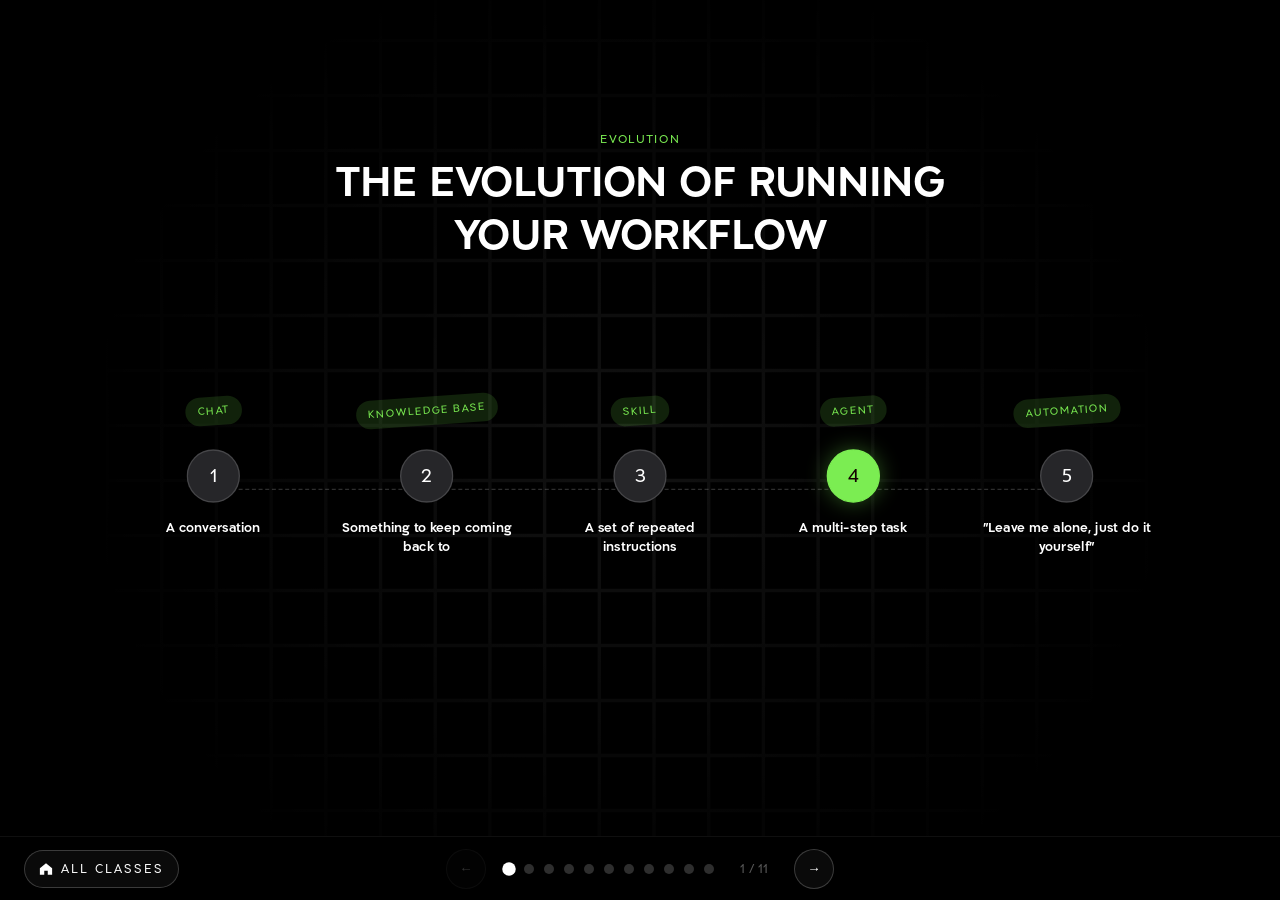
<file: class-4.html>
<!DOCTYPE html>
<html lang="en">
<head>
  <meta charset="UTF-8" />
  <meta name="viewport" content="width=device-width, initial-scale=1.0" />
  <title>Class 04 — Agents</title>
  <link rel="stylesheet" href="design-system.css" />
  <style>
    /* ── Reset ── */
    *, *::before, *::after { margin: 0; padding: 0; box-sizing: border-box; }

    html, body {
      background: var(--color-bg-primary);
      color: var(--color-text-primary);
      font-family: var(--font-body);
      overflow: hidden;
      height: 100vh;
      width: 100vw;
    }

    /* ── Slide system ── */
    .slides-container { position: relative; width: 100%; height: 100%; }

    .slide {
      position: absolute; inset: 0;
      opacity: 0; pointer-events: none;
      transition: opacity var(--transition-slide);
      overflow: hidden;
    }
    .slide.active { opacity: 1; pointer-events: auto; }

    .slide-inner {
      position: absolute; width: 1920px; height: 1080px;
      top: 50%; left: 50%; transform-origin: center center;
    }

    .grid-bg {
      position: absolute; top: -242px; left: 158px;
      width: 1564px; height: 1573px;
      pointer-events: none; opacity: var(--opacity-overlay);
    }
    .grid-bg img { width: 100%; height: 100%; display: block; }

    .slide-label {
      position: absolute; top: 60px; left: 50%;
      transform: translateX(-50%);
      font-family: var(--font-body);
      font-size: var(--text-body-xs);
      letter-spacing: var(--tracking-wide);
      text-transform: uppercase;
      color: var(--color-accent-green);
    }

    .slide-heading {
      position: absolute; top: 100px; left: 50%;
      transform: translateX(-50%); text-align: center;
      max-width: 1500px;
    }

    .slide-heading h2 {
      font-family: var(--font-display);
      font-size: var(--text-display-md);
      text-transform: uppercase;
      line-height: var(--leading-tight);
      letter-spacing: var(--tracking-tighter);
    }

    .slide-heading p {
      font-family: var(--font-body);
      font-size: var(--text-body-md);
      opacity: var(--opacity-overlay);
      margin-top: var(--space-sm);
      line-height: var(--leading-normal);
    }

    /* ═══════════════════════════════════════
       SLIDE — Evolution timeline
    ═══════════════════════════════════════ */
    .timeline {
      position: absolute;
      top: 460px;
      left: 50%;
      transform: translateX(-50%);
      width: 1600px;
      display: flex;
      justify-content: space-between;
      align-items: flex-start;
    }

    .timeline::before {
      content: "";
      position: absolute;
      top: 138px;
      left: 8%;
      right: 8%;
      height: 2px;
      border-top: 2px dashed rgba(255,255,255,0.18);
    }

    .timeline-step {
      position: relative;
      flex: 1;
      display: flex;
      flex-direction: column;
      align-items: center;
      text-align: center;
      padding: 0 12px;
    }

    .timeline-tag {
      font-family: var(--font-display);
      font-size: 18px;
      letter-spacing: var(--tracking-wide);
      text-transform: uppercase;
      background: rgba(123, 237, 82, 0.14);
      color: var(--color-accent-green);
      padding: 8px 18px;
      border-radius: var(--radius-pill);
      margin-bottom: 36px;
      transform: rotate(-4deg);
    }

    .timeline-dot {
      width: 80px;
      height: 80px;
      border-radius: 50%;
      background: var(--color-bg-card-dark);
      border: 2px solid rgba(255,255,255,0.15);
      display: flex;
      align-items: center;
      justify-content: center;
      font-family: var(--font-display);
      font-size: 32px;
      color: var(--color-text-primary);
      margin-bottom: 24px;
    }

    .timeline-step--active .timeline-dot {
      background: var(--color-accent-green);
      color: var(--color-text-on-white);
      border-color: var(--color-accent-green);
      box-shadow: 0 0 32px rgba(123,237,82,0.35);
    }

    .timeline-label {
      font-family: var(--font-body);
      font-size: 22px;
      font-weight: 700;
      color: var(--color-text-primary);
      line-height: 1.3;
      max-width: 260px;
    }

    /* ═══════════════════════════════════════
       SLIDE — Center stage statement
    ═══════════════════════════════════════ */
    .center-stage {
      position: absolute;
      inset: 0;
      display: flex;
      flex-direction: column;
      align-items: center;
      justify-content: center;
      text-align: center;
      gap: 32px;
      padding: 0 120px;
    }

    .center-stage h1 {
      font-family: var(--font-display);
      font-size: var(--text-display-lg);
      text-transform: uppercase;
      letter-spacing: var(--tracking-tightest);
      line-height: var(--leading-tight);
      color: var(--color-text-primary);
      max-width: 1500px;
    }

    .center-stage p {
      font-family: var(--font-body);
      font-size: var(--text-body-xl);
      color: var(--color-text-primary);
      opacity: var(--opacity-overlay);
      max-width: 1300px;
      line-height: 1.4;
    }

    .pill-row {
      display: flex;
      gap: 24px;
      flex-wrap: wrap;
      justify-content: center;
      margin-top: 16px;
    }

    .pill-tag {
      display: inline-block;
      font-family: var(--font-body);
      font-weight: 700;
      font-size: 26px;
      padding: 14px 30px;
      border-radius: var(--radius-pill);
      background: rgba(123, 237, 82, 0.14);
      color: var(--color-accent-green);
      transform: rotate(var(--rot, -4deg));
      box-shadow: 0 4px 14px rgba(0,0,0,0.4);
    }

    .pill-tag--yellow { background: rgba(255,201,55,0.16); color: var(--color-accent-yellow); }
    .pill-tag--pink   { background: rgba(255,43,155,0.18); color: var(--color-accent-pink); }

    /* ═══════════════════════════════════════
       SLIDE — Main task → Sub-agents (project example)
       Two-column layout: agents stack on the left,
       floating "on-demand" resources card on the right.
    ═══════════════════════════════════════ */
    .split-stage {
      position: absolute;
      top: 280px;
      left: 80px;
      right: 80px;
      bottom: 200px;
      display: grid;
      grid-template-columns: 1fr 460px;
      gap: 80px;
      align-items: start;
    }

    .split-agents {
      display: flex;
      flex-direction: column;
      align-items: center;
      gap: 36px;
    }

    .split-main {
      width: 620px;
      background: linear-gradient(135deg, #1c2914 0%, var(--color-bg-card-dark) 70%);
      border: 2px solid var(--color-accent-green);
      border-radius: var(--radius-lg);
      padding: 28px 36px;
      text-align: center;
      box-shadow: 0 0 60px rgba(123,237,82,0.2);
    }

    .split-main__tag {
      display: inline-block;
      font-family: var(--font-display);
      font-size: 14px;
      letter-spacing: var(--tracking-wide);
      text-transform: uppercase;
      background: var(--color-accent-green);
      color: var(--color-text-on-white);
      padding: 4px 14px;
      border-radius: var(--radius-pill);
      margin-bottom: 14px;
    }
    .split-main__title {
      font-family: var(--font-display);
      font-size: 34px;
      text-transform: uppercase;
      letter-spacing: var(--tracking-tighter);
      color: var(--color-text-primary);
      line-height: 1.1;
    }

    .split-arrows {
      position: relative;
      width: 720px;
      height: 60px;
      pointer-events: none;
    }
    .split-arrows svg { width: 100%; height: 100%; display: block; }

    .split-subs {
      width: 100%;
      display: grid;
      grid-template-columns: 1fr 1fr;
      gap: 28px;
      max-width: 920px;
    }

    .sub-card {
      background: var(--color-bg-card-dark);
      border: 1px solid rgba(255,255,255,0.08);
      border-radius: var(--radius-lg);
      padding: 24px 26px;
      text-align: left;
      display: flex;
      flex-direction: column;
      gap: 10px;
    }

    .sub-card__tag {
      font-family: var(--font-display);
      font-size: 12px;
      letter-spacing: var(--tracking-wide);
      text-transform: uppercase;
      color: var(--color-accent-green);
    }

    .sub-card__title {
      font-family: var(--font-body);
      font-size: 24px;
      font-weight: 700;
      color: var(--color-text-primary);
      line-height: 1.2;
    }

    .sub-card__desc {
      font-family: var(--font-body);
      font-size: 17px;
      color: var(--color-text-primary);
      opacity: 0.65;
      line-height: 1.4;
    }

    .sub-card__skills-label {
      font-family: var(--font-display);
      font-size: 11px;
      letter-spacing: var(--tracking-wide);
      text-transform: uppercase;
      color: var(--color-accent-green);
      margin-top: 6px;
    }

    .sub-card__chips {
      list-style: none;
      padding: 0;
      margin: 0;
      display: flex;
      flex-wrap: wrap;
      gap: 8px;
    }
    .sub-card__chips li {
      font-family: var(--font-body);
      font-size: 15px;
      padding: 4px 12px;
      border-radius: var(--radius-pill);
      background: rgba(255,255,255,0.06);
      color: var(--color-text-primary);
      opacity: 0.85;
    }
    .sub-card__chips--skill li {
      font-family: 'Fira Code', monospace;
      background: #000;
      color: var(--color-accent-green);
      opacity: 1;
      font-size: 14px;
      padding: 4px 10px;
      border-radius: 5px;
    }

    /* Floating on-demand resources card */
    .resources-floater {
      position: relative;
      background: linear-gradient(135deg, #2a2412 0%, var(--color-bg-card-dark) 70%);
      border: 1px solid rgba(255,201,55,0.4);
      border-radius: var(--radius-lg);
      padding: 28px 32px;
      display: flex;
      flex-direction: column;
      gap: 16px;
      margin-top: 80px;
      box-shadow: 0 12px 50px rgba(0,0,0,0.5), 0 0 60px rgba(255,201,55,0.08);
      animation: floatY 4s ease-in-out infinite;
    }

    @keyframes floatY {
      0%, 100% { transform: translateY(0); }
      50% { transform: translateY(-8px); }
    }

    .resources-floater__badge {
      position: absolute;
      top: -16px;
      left: 24px;
      background: var(--color-accent-yellow);
      color: var(--color-text-on-white);
      font-family: var(--font-display);
      font-size: 16px;
      letter-spacing: var(--tracking-wide);
      text-transform: uppercase;
      padding: 8px 18px;
      border-radius: var(--radius-pill);
      transform: rotate(-3deg);
      box-shadow: 0 6px 18px rgba(255,201,55,0.3);
    }

    .resources-floater__tag {
      font-family: var(--font-display);
      font-size: 12px;
      letter-spacing: var(--tracking-wide);
      text-transform: uppercase;
      color: var(--color-accent-yellow);
      margin-top: 10px;
    }

    .resources-floater__title {
      font-family: var(--font-body);
      font-size: 28px;
      font-weight: 700;
      color: var(--color-text-primary);
      line-height: 1.15;
    }

    .resources-floater__desc {
      font-family: var(--font-body);
      font-size: 17px;
      color: var(--color-text-primary);
      opacity: 0.7;
      line-height: 1.4;
    }
    .resources-floater__desc strong {
      color: var(--color-accent-yellow);
      opacity: 1;
      font-weight: 700;
    }

    .resources-floater__list {
      list-style: none;
      padding: 0;
      margin: 4px 0 0;
      display: flex;
      flex-wrap: wrap;
      gap: 8px;
    }
    .resources-floater__list li {
      font-family: var(--font-body);
      font-size: 16px;
      padding: 6px 14px;
      border-radius: var(--radius-pill);
      background: rgba(255,201,55,0.14);
      color: var(--color-accent-yellow);
    }

    /* Dashed connector from agents toward resources */
    .resources-connector {
      position: absolute;
      top: 280px;
      bottom: 200px;
      left: 0;
      right: 0;
      pointer-events: none;
      z-index: 0;
    }
    .resources-connector svg { width: 100%; height: 100%; }

    .split-caption {
      position: absolute;
      bottom: 90px;
      left: 50%;
      transform: translateX(-50%);
      width: 1300px;
      text-align: center;
      font-family: var(--font-body);
      font-size: var(--text-body-md);
      color: var(--color-text-primary);
      opacity: var(--opacity-overlay);
      line-height: 1.4;
    }
    .split-caption strong { color: var(--color-accent-green); opacity: 1; font-weight: 700; }

    /* ═══════════════════════════════════════
       SLIDE — Two sub-agents in detail
    ═══════════════════════════════════════ */
    .pair-stage {
      position: absolute;
      top: 320px;
      bottom: 240px;
      left: 50%;
      transform: translateX(-50%);
      width: 1700px;
      display: grid;
      grid-template-columns: 1fr 90px 1fr;
      align-items: stretch;
      gap: 0;
    }

    .agent-card {
      background: var(--color-bg-card-dark);
      border: 1px solid rgba(123, 237, 82, 0.25);
      border-radius: var(--radius-lg);
      padding: 28px 32px;
      display: flex;
      flex-direction: column;
      gap: 16px;
      overflow: hidden;
    }

    .agent-card__header { display: flex; align-items: center; gap: 14px; }

    .agent-card__avatar {
      width: 52px;
      height: 52px;
      border-radius: 12px;
      background: rgba(123, 237, 82, 0.18);
      display: flex;
      align-items: center;
      justify-content: center;
      font-family: var(--font-display);
      font-size: 20px;
      color: var(--color-accent-green);
      flex-shrink: 0;
    }

    .agent-card__id {
      font-family: var(--font-display);
      font-size: 12px;
      letter-spacing: var(--tracking-wide);
      text-transform: uppercase;
      color: rgba(255,255,255,0.45);
      line-height: 1;
      margin-bottom: 6px;
      display: block;
    }

    .agent-card__title {
      font-family: var(--font-display);
      font-size: 28px;
      text-transform: uppercase;
      letter-spacing: var(--tracking-tighter);
      color: var(--color-text-primary);
      line-height: 1;
    }

    .agent-card__section {
      display: flex;
      flex-direction: column;
      gap: 6px;
    }

    .agent-card__section-label {
      font-family: var(--font-display);
      font-size: 12px;
      letter-spacing: var(--tracking-wide);
      text-transform: uppercase;
      color: var(--color-accent-green);
    }

    .agent-card__list {
      list-style: none;
      padding: 0;
      margin: 0;
      display: flex;
      flex-direction: column;
      gap: 6px;
    }

    .agent-card__list li {
      font-family: var(--font-body);
      font-size: 18px;
      color: var(--color-text-primary);
      opacity: 0.85;
      padding-left: 20px;
      position: relative;
      line-height: 1.35;
    }
    .agent-card__list li::before {
      content: "▸";
      position: absolute;
      left: 0;
      top: 0;
      color: var(--color-accent-green);
      font-size: 16px;
    }

    .agent-card__skill {
      font-family: 'Fira Code', monospace;
      font-size: 14px;
      background: #000;
      color: #7bed52;
      padding: 3px 9px;
      border-radius: 5px;
      display: inline-block;
    }

    /* connector between the pair */
    .pair-connector {
      position: relative;
      display: flex;
      align-items: center;
      justify-content: center;
    }
    .pair-connector svg { width: 100%; height: 50px; }
    .pair-connector__label {
      position: absolute;
      font-family: var(--font-display);
      font-size: 11px;
      letter-spacing: var(--tracking-wide);
      text-transform: uppercase;
      color: rgba(255,255,255,0.5);
      background: var(--color-bg-primary);
      padding: 4px 10px;
    }

    /* Knowledge base bar at bottom */
    .pair-resources {
      position: absolute;
      bottom: 110px;
      left: 50%;
      transform: translateX(-50%);
      width: 1500px;
      background: var(--color-bg-card-dark);
      border: 1px solid rgba(255,201,55,0.3);
      border-radius: var(--radius-lg);
      padding: 20px 30px;
      display: flex;
      align-items: center;
      gap: 24px;
    }
    .pair-resources__label {
      font-family: var(--font-display);
      font-size: 13px;
      letter-spacing: var(--tracking-wide);
      text-transform: uppercase;
      color: var(--color-accent-yellow);
      flex-shrink: 0;
    }
    .pair-resources__divider { width: 1px; align-self: stretch; background: rgba(255,255,255,0.12); }
    .pair-resources__chips {
      display: flex;
      flex-wrap: wrap;
      gap: 8px;
      flex: 1;
    }
    .pair-resources__chips span {
      font-family: var(--font-body);
      font-size: 17px;
      padding: 5px 14px;
      border-radius: var(--radius-pill);
      background: rgba(255,201,55,0.14);
      color: var(--color-accent-yellow);
    }

    /* ═══════════════════════════════════════
       SLIDE — Levels of agent autonomy
    ═══════════════════════════════════════ */
    .autonomy-bar {
      position: absolute;
      bottom: 90px;
      left: 50%;
      transform: translateX(-50%);
      width: 1640px;
      display: flex;
      align-items: center;
      justify-content: space-between;
      font-family: var(--font-display);
      font-size: 13px;
      letter-spacing: var(--tracking-wide);
      text-transform: uppercase;
      color: rgba(255,255,255,0.5);
    }
    .autonomy-bar__line {
      flex: 1;
      height: 2px;
      margin: 0 18px;
      background: linear-gradient(90deg, rgba(255,255,255,0.25), var(--color-accent-green));
    }
    .autonomy-bar__end { color: var(--color-accent-green); }

    .levels-grid {
      position: absolute;
      top: 340px;
      left: 50%;
      transform: translateX(-50%);
      width: 1640px;
      display: grid;
      grid-template-columns: repeat(4, 1fr);
      gap: 24px;
    }

    .level-card {
      position: relative;
      background: var(--color-bg-card-dark);
      border: 1px solid rgba(255,255,255,0.08);
      border-radius: var(--radius-lg);
      padding: 28px 28px 28px 28px;
      min-height: 460px;
      display: flex;
      flex-direction: column;
      gap: 14px;
      transition: transform var(--transition-fast), border-color var(--transition-fast);
    }
    .level-card:hover { transform: translateY(-4px); }

    .level-card__num {
      font-family: var(--font-display);
      font-size: 64px;
      line-height: 1;
      color: var(--color-text-primary);
      letter-spacing: var(--tracking-tightest);
    }

    .level-card__tag {
      font-family: var(--font-display);
      font-size: 14px;
      letter-spacing: var(--tracking-wide);
      text-transform: uppercase;
      color: var(--color-accent-green);
    }

    .level-card__title {
      font-family: var(--font-body);
      font-size: 26px;
      font-weight: 700;
      color: var(--color-text-primary);
      line-height: 1.2;
    }

    .level-card__desc {
      font-family: var(--font-body);
      font-size: 19px;
      color: var(--color-text-primary);
      opacity: 0.7;
      line-height: 1.45;
      flex: 1;
    }

    .level-card__bar {
      display: flex;
      gap: 4px;
      margin-top: 6px;
    }
    .level-card__bar i {
      flex: 1;
      height: 6px;
      border-radius: 3px;
      background: rgba(255,255,255,0.08);
    }
    .level-card__bar i.on { background: var(--color-accent-green); }

    .level-card--01 { border-color: rgba(255,255,255,0.12); }
    .level-card--04 {
      border-color: rgba(123,237,82,0.5);
      background: linear-gradient(135deg, #15201d 0%, var(--color-bg-card-dark) 70%);
      box-shadow: 0 0 60px rgba(123,237,82,0.15);
    }
    .level-card--04 .level-card__num { color: var(--color-accent-green); }

    .level-card__demo {
      font-family: 'Fira Code', monospace;
      font-size: 16px;
      background: #000;
      color: #7bed52;
      padding: 8px 12px;
      border-radius: 6px;
      line-height: 1.4;
    }
    .level-card__demo .accent { color: var(--color-accent-yellow); }

    /* ═══════════════════════════════════════
       SLIDE — How to build (4 numbered step cards)
    ═══════════════════════════════════════ */
    .steps-grid {
      position: absolute;
      top: 372px;
      left: 50%;
      transform: translateX(-50%);
      width: 1780px;
      display: grid;
      grid-template-columns: repeat(5, 1fr);
      gap: 20px;
    }

    .step-card {
      position: relative;
      background: var(--color-bg-card-dark);
      border: 1px solid rgba(255,255,255,0.08);
      border-radius: var(--radius-lg);
      padding: 28px;
      min-height: 440px;
      display: flex;
      flex-direction: column;
      gap: 14px;
      transition: transform var(--transition-fast), border-color var(--transition-fast);
    }
    .step-card:hover { transform: translateY(-4px); border-color: rgba(123,237,82,0.35); }

    .step-card__num {
      font-family: var(--font-display);
      font-size: 64px;
      line-height: 1;
      color: var(--color-text-primary);
      letter-spacing: var(--tracking-tightest);
    }

    .step-card__tag {
      font-family: var(--font-display);
      font-size: 14px;
      letter-spacing: var(--tracking-wide);
      text-transform: uppercase;
      color: var(--color-accent-green);
    }

    .step-card__title {
      font-family: var(--font-body);
      font-size: 26px;
      font-weight: 700;
      color: var(--color-text-primary);
      line-height: 1.2;
    }

    .step-card__desc {
      font-family: var(--font-body);
      font-size: 19px;
      color: var(--color-text-primary);
      opacity: 0.7;
      line-height: 1.45;
      flex: 1;
    }

    .step-card__desc code {
      font-family: 'Fira Code', monospace;
      background: #000;
      color: var(--color-accent-green);
      padding: 2px 10px;
      border-radius: 5px;
      font-size: 18px;
    }

    /* ═══════════════════════════════════════
       Reusable message component
    ═══════════════════════════════════════ */
    .message {
      background: var(--color-bg-card-dark);
      border: 1px solid rgba(123, 237, 82, 0.3);
      border-radius: var(--radius-lg);
      padding: 22px 32px;
      display: flex;
      align-items: center;
      gap: 24px;
    }
    .message__title {
      font-family: var(--font-display);
      font-size: 16px;
      letter-spacing: var(--tracking-wide);
      text-transform: uppercase;
      color: var(--color-accent-green);
      flex-shrink: 0;
      max-width: 220px;
      line-height: 1.3;
    }
    .message__divider { width: 1px; align-self: stretch; background: rgba(255,255,255,0.12); flex-shrink: 0; }
    .message__body {
      flex: 1;
      font-family: var(--font-body);
      font-size: 20px;
      color: var(--color-text-primary);
      opacity: 0.85;
      line-height: 1.4;
    }
    .message__body strong { color: var(--color-text-primary); opacity: 1; font-weight: 700; }
    .message--yellow { border-color: rgba(255, 201, 55, 0.35); }
    .message--yellow .message__title { color: var(--color-accent-yellow); }

    /* Inline code chip (Fira Code, black) */
    .code {
      font-family: 'Fira Code', monospace;
      font-weight: 500;
      background: #000;
      color: #7bed52;
      padding: 3px 9px;
      border-radius: 5px;
      font-size: 0.92em;
      letter-spacing: 0;
      display: inline-block;
      line-height: 1.4;
    }

    /* ═══════════════════════════════════════
       SLIDE — Conditions of an agent (4 cards)
    ═══════════════════════════════════════ */
    .cond-grid {
      position: absolute;
      top: 340px;
      left: 50%;
      transform: translateX(-50%);
      width: 1640px;
      display: grid;
      grid-template-columns: repeat(4, 1fr);
      gap: 24px;
    }
    .cond-card {
      background: var(--color-bg-card-dark);
      border: 1px solid rgba(255,255,255,0.08);
      border-radius: var(--radius-lg);
      padding: 32px 28px;
      min-height: 420px;
      display: flex;
      flex-direction: column;
      gap: 16px;
      transition: transform var(--transition-fast), border-color var(--transition-fast);
    }
    .cond-card:hover { transform: translateY(-4px); border-color: rgba(123,237,82,0.35); }
    .cond-card__icon {
      font-family: var(--font-display);
      font-size: 30px;
      width: 64px; height: 64px;
      border-radius: 16px;
      background: rgba(123,237,82,0.16);
      color: var(--color-accent-green);
      display: flex; align-items: center; justify-content: center;
    }
    .cond-card__title {
      font-family: var(--font-display);
      font-size: 28px;
      text-transform: none;
      letter-spacing: var(--tracking-tight);
      color: var(--color-text-primary);
      line-height: 1.05;
    }

    /* Progressive reveal — one card per click */
    .fragment { opacity: 0; transition: opacity 0.45s ease; }
    .fragment.revealed { opacity: 1; }
    .cond-card__desc {
      font-family: var(--font-body);
      font-size: 21px;
      color: var(--color-text-primary);
      opacity: 0.72;
      line-height: 1.45;
      flex: 1;
    }

    /* ═══════════════════════════════════════
       SLIDE — The simple test (fork: Skill / Agent)
    ═══════════════════════════════════════ */
    .fork-question {
      position: absolute;
      top: 120px;
      left: 50%;
      transform: translateX(-50%);
      width: 1300px;
      text-align: center;
      font-family: var(--font-display);
      font-size: 52px;
      text-transform: uppercase;
      letter-spacing: var(--tracking-tighter);
      line-height: 1.15;
      color: var(--color-text-primary);
    }
    .fork-question span { color: var(--color-accent-green); }
    .fork-grid {
      position: absolute;
      top: 360px;
      left: 50%;
      transform: translateX(-50%);
      width: 1500px;
      display: grid;
      grid-template-columns: 1fr 1fr;
      gap: 60px;
    }
    .fork-card {
      background: var(--color-bg-card-dark);
      border: 1px solid rgba(255,255,255,0.1);
      border-radius: var(--radius-lg);
      padding: 44px 48px;
      display: flex;
      flex-direction: column;
      gap: 18px;
      min-height: 320px;
    }
    .fork-card--agent {
      border-color: rgba(123,237,82,0.5);
      background: linear-gradient(135deg, #15201d 0%, var(--color-bg-card-dark) 70%);
      box-shadow: 0 0 60px rgba(123,237,82,0.15);
    }
    .fork-card__answer {
      font-family: var(--font-display);
      font-size: 22px;
      text-transform: uppercase;
      letter-spacing: var(--tracking-wide);
      color: rgba(255,255,255,0.55);
    }
    .fork-card__verdict {
      font-family: var(--font-display);
      font-size: 72px;
      text-transform: uppercase;
      letter-spacing: var(--tracking-tightest);
      line-height: 1;
      color: var(--color-text-primary);
    }
    .fork-card--agent .fork-card__verdict { color: var(--color-accent-green); }
    .fork-card__desc {
      font-family: var(--font-body);
      font-size: 23px;
      color: var(--color-text-primary);
      opacity: 0.72;
      line-height: 1.45;
    }

    /* ═══════════════════════════════════════
       SLIDE — The agentic loop (cycle of nodes)
    ═══════════════════════════════════════ */
    .loop-circle {
      position: absolute;
      top: 310px;
      left: 50%;
      transform: translateX(-50%);
      width: 480px;
      height: 480px;
    }
    .loop-circle__ring {
      position: absolute;
      inset: 0;
      width: 100%;
      height: 100%;
      overflow: visible;
    }
    .loop-circle__center {
      position: absolute;
      top: 50%;
      left: 50%;
      transform: translate(-50%, -50%);
      width: 220px;
      text-align: center;
    }
    .loop-circle__center b {
      display: block;
      font-family: var(--font-display);
      font-size: 30px;
      text-transform: uppercase;
      letter-spacing: var(--tracking-tighter);
      line-height: 1.05;
      color: var(--color-accent-green);
    }
    .loop-circle__center span {
      font-family: var(--font-body);
      font-size: 17px;
      color: var(--color-text-primary);
      opacity: 0.6;
    }
    .loop-circle__back {
      position: absolute;
      top: 28px;
      left: -6px;
      font-family: var(--font-display);
      font-size: 15px;
      letter-spacing: var(--tracking-wide);
      text-transform: uppercase;
      color: var(--color-accent-yellow);
    }
    .loop-node {
      position: absolute;
      width: 210px;
      transform: translate(-50%, -50%);
      background: var(--color-bg-card-dark);
      border: none;
      border-radius: var(--radius-lg);
      padding: 18px 20px;
      display: flex;
      flex-direction: column;
      align-items: center;
      gap: 8px;
      text-align: center;
    }
    .loop-node--top    { top: 0;    left: 50%; }
    .loop-node--right  { top: 50%;  left: 100%; }
    .loop-node--bottom { top: 100%; left: 50%; }
    .loop-node--left   { top: 50%;  left: 0; }
    .loop-node__num {
      font-family: var(--font-display);
      font-size: 20px;
      width: 46px; height: 46px;
      border-radius: 50%;
      background: var(--color-accent-green);
      color: var(--color-text-on-white);
      display: flex; align-items: center; justify-content: center;
    }
    .loop-node__title {
      font-family: var(--font-display);
      font-size: 24px;
      text-transform: uppercase;
      letter-spacing: var(--tracking-tighter);
      color: var(--color-text-primary);
    }
    .loop-node__desc {
      font-family: var(--font-body);
      font-size: 16px;
      color: var(--color-text-primary);
      opacity: 0.65;
      line-height: 1.3;
    }
    .loop-message {
      position: absolute;
      bottom: 60px;
      left: 50%;
      transform: translateX(-50%);
      width: 1500px;
    }
    .loop-trigger {
      position: absolute;
      top: -14px;
      left: -440px;
      width: 370px;
      text-align: right;
    }
    .loop-trigger__kicker {
      font-family: var(--font-display);
      font-size: 14px;
      letter-spacing: var(--tracking-wide);
      text-transform: uppercase;
      color: var(--color-accent-green);
      margin-bottom: 12px;
    }
    .loop-trigger__pill {
      display: inline-block;
      font-family: var(--font-display);
      font-size: 19px;
      letter-spacing: var(--tracking-tighter);
      color: var(--color-text-primary);
      white-space: nowrap;
    }
    .loop-sources {
      position: absolute;
      top: -31px;
      left: 440px;
      display: flex;
      gap: 22px;
    }
    .loop-sources-line {
      position: absolute;
      top: 0px;
      left: 345px;
      width: 100px;
      border-top: 1.5px dashed rgba(255, 255, 255, 0.18);
    }
    .loop-tools {
      position: absolute;
      top: 193px;
      left: 660px;
      display: grid;
      grid-template-columns: auto auto;
      gap: 14px 16px;
    }
    .loop-tool {
      font-family: var(--font-display);
      font-size: 18px;
      letter-spacing: var(--tracking-tighter);
      color: var(--color-text-primary);
      background: var(--color-bg-card-dark);
      border-radius: 999px;
      padding: 9px 20px;
      text-align: center;
      white-space: nowrap;
    }
    .loop-tools-line {
      position: absolute;
      top: 240px;
      left: 585px;
      width: 75px;
      border-top: 1.5px dashed rgba(255, 255, 255, 0.18);
    }
    .loop-output {
      position: absolute;
      top: 209px;
      left: -250px;
    }
    .loop-output-line {
      position: absolute;
      top: 240px;
      left: -170px;
      width: 65px;
      border-top: 1.5px dashed rgba(255, 255, 255, 0.18);
    }
    .loop-source {
      width: 92px;
      text-align: center;
    }
    .loop-source img {
      width: 62px;
      height: auto;
      display: block;
      margin: 0 auto 8px;
    }
    .loop-source span {
      display: block;
      font-family: var(--font-body);
      font-size: 15px;
      line-height: 1.2;
      color: var(--color-text-primary);
      opacity: 0.7;
    }

    /* ═══════════════════════════════════════
       SLIDE — Vertical journey (single agent's day)
    ═══════════════════════════════════════ */
    .journey {
      position: absolute;
      top: 300px;
      bottom: 90px;
      left: 50%;
      transform: translateX(-50%);
      width: 1500px;
      display: flex;
      flex-direction: column;
      gap: 14px;
    }
    .journey-step {
      display: flex;
      align-items: center;
      gap: 28px;
      background: var(--color-bg-card-dark);
      border: 1px solid rgba(255,255,255,0.08);
      border-radius: var(--radius-lg);
      padding: 18px 30px;
    }
    .journey-step__num {
      flex-shrink: 0;
      font-family: var(--font-display);
      font-size: 24px;
      width: 56px; height: 56px;
      border-radius: 50%;
      background: var(--color-accent-green);
      color: var(--color-text-on-white);
      display: flex; align-items: center; justify-content: center;
    }
    .journey-step__body {
      font-family: var(--font-body);
      font-size: 23px;
      color: var(--color-text-primary);
      opacity: 0.9;
      line-height: 1.35;
    }
    .journey-step__body strong { color: var(--color-accent-green); opacity: 1; font-weight: 700; }
    .journey-step--final {
      border-color: rgba(255,201,55,0.4);
      background: linear-gradient(135deg, #2a2412 0%, var(--color-bg-card-dark) 70%);
    }
    .journey-step--final .journey-step__num { background: var(--color-accent-yellow); }
    .journey-tags {
      margin-left: auto;
      flex-shrink: 0;
      display: flex;
      align-items: center;
      gap: 12px;
    }
    .journey-tag {
      font-family: var(--font-display);
      font-size: 15px;
      letter-spacing: var(--tracking-wide);
      text-transform: uppercase;
      white-space: nowrap;
      color: var(--color-text-on-white);
      background: #ff8a3d;
      padding: 6px 16px;
      border-radius: var(--radius-pill);
      transform: rotate(-4deg);
      box-shadow: 0 5px 16px rgba(255,138,61,0.28);
    }
    .journey-tag:nth-child(2) { transform: rotate(3deg); }
    .journey-tag--green {
      background: var(--color-accent-green);
      box-shadow: 0 5px 16px rgba(123,237,82,0.28);
    }

    /* ═══════════════════════════════════════
       SLIDE — Trio of agents (PM / Designer / Review)
    ═══════════════════════════════════════ */
    .trio-stage {
      position: absolute;
      top: 320px;
      left: 50%;
      transform: translateX(-50%);
      width: 1700px;
      display: grid;
      grid-template-columns: 1fr 1fr 1fr;
      gap: 32px;
    }
    .trio-card {
      background: var(--color-bg-card-dark);
      border: 1px solid rgba(123,237,82,0.25);
      border-radius: var(--radius-lg);
      padding: 30px 32px;
      display: flex;
      flex-direction: column;
      gap: 14px;
      min-height: 360px;
    }
    .trio-card__avatar {
      width: 60px; height: 60px;
      border-radius: 14px;
      background: rgba(123,237,82,0.18);
      color: var(--color-accent-green);
      font-family: var(--font-display);
      font-size: 24px;
      display: flex; align-items: center; justify-content: center;
    }
    .trio-card__title {
      font-family: var(--font-display);
      font-size: 30px;
      text-transform: uppercase;
      letter-spacing: var(--tracking-tighter);
      color: var(--color-text-primary);
    }
    .trio-card__desc {
      font-family: var(--font-body);
      font-size: 20px;
      color: var(--color-text-primary);
      opacity: 0.72;
      line-height: 1.45;
      flex: 1;
    }
    .trio-talk {
      position: absolute;
      bottom: 120px;
      left: 50%;
      transform: translateX(-50%);
      width: 1500px;
      display: flex;
      justify-content: center;
      gap: 28px;
    }
    .trio-talk__chip {
      font-family: var(--font-body);
      font-size: 20px;
      padding: 12px 26px;
      border-radius: var(--radius-pill);
      background: rgba(255,201,55,0.14);
      color: var(--color-accent-yellow);
      font-weight: 700;
    }

    /* ═══════════════════════════════════════
       SLIDE — Pipeline flow (vertical cascade)
    ═══════════════════════════════════════ */
    .flow-pipe {
      position: absolute;
      top: 250px;
      bottom: 70px;
      left: 50%;
      transform: translateX(-50%);
      width: 1200px;
      display: flex;
      flex-direction: column;
      align-items: stretch;
      gap: 6px;
    }
    .flow-node {
      position: relative;
      display: flex;
      align-items: center;
      gap: 20px;
      background: var(--color-bg-card-dark);
      border: 1px solid rgba(255,255,255,0.1);
      border-radius: var(--radius-md);
      padding: 16px 28px;
      margin-left: var(--indent, 0px);
    }
    .flow-node__tag {
      font-family: var(--font-display);
      font-size: 13px;
      letter-spacing: var(--tracking-wide);
      text-transform: uppercase;
      color: var(--color-accent-green);
      flex-shrink: 0;
      min-width: 130px;
    }
    .flow-node__text {
      font-family: var(--font-body);
      font-size: 22px;
      color: var(--color-text-primary);
      opacity: 0.9;
    }
    .flow-node--start {
      border-color: rgba(255,255,255,0.25);
      background: var(--color-bg-card-darker, #151515);
    }
    .flow-node--review { border-color: rgba(123,237,82,0.4); }
    .flow-node--handoff {
      border-color: rgba(255,201,55,0.4);
      background: linear-gradient(135deg, #2a2412 0%, var(--color-bg-card-dark) 70%);
    }
    .flow-badge {
      font-family: var(--font-display);
      font-size: 11px;
      letter-spacing: var(--tracking-wide);
      text-transform: uppercase;
      padding: 4px 12px;
      border-radius: var(--radius-pill);
      margin-left: auto;
      flex-shrink: 0;
    }
    .flow-badge--new { background: var(--color-accent-pink); color: #fff; }
    .flow-badge--grunt { background: rgba(255,255,255,0.1); color: rgba(255,255,255,0.6); }
    .flow-arrow-v {
      align-self: flex-start;
      margin-left: calc(var(--indent, 0px) + 28px);
      color: var(--color-accent-green);
      opacity: 0.6;
      font-size: 22px;
      line-height: 1;
    }
    .flow-loop {
      align-self: flex-start;
      margin-left: calc(var(--indent, 0px) + 28px);
      font-family: var(--font-display);
      font-size: 14px;
      letter-spacing: var(--tracking-wide);
      text-transform: uppercase;
      color: var(--color-accent-yellow);
    }

    /* ═══════════════════════════════════════
       SLIDE — Two kinds of value
    ═══════════════════════════════════════ */
    .value-grid {
      position: absolute;
      top: 330px;
      left: 50%;
      transform: translateX(-50%);
      width: 1560px;
      display: grid;
      grid-template-columns: 1fr 1fr;
      gap: 48px;
    }
    .value-card {
      background: var(--color-bg-card-dark);
      border: 1px solid rgba(255,255,255,0.1);
      border-radius: var(--radius-lg);
      padding: 40px 44px;
      display: flex;
      flex-direction: column;
      gap: 18px;
      min-height: 360px;
    }
    .value-card--killer {
      border-color: rgba(255,201,55,0.5);
      background: linear-gradient(135deg, #2a2412 0%, var(--color-bg-card-dark) 70%);
      box-shadow: 0 0 60px rgba(255,201,55,0.12);
    }
    .value-card__kicker {
      font-family: var(--font-display);
      font-size: 16px;
      letter-spacing: var(--tracking-wide);
      text-transform: uppercase;
      color: var(--color-accent-green);
    }
    .value-card--killer .value-card__kicker { color: var(--color-accent-yellow); }
    .value-card__title {
      font-family: var(--font-display);
      font-size: 42px;
      text-transform: uppercase;
      letter-spacing: var(--tracking-tighter);
      color: var(--color-text-primary);
      line-height: 1.05;
    }
    .value-card__desc {
      font-family: var(--font-body);
      font-size: 23px;
      color: var(--color-text-primary);
      opacity: 0.75;
      line-height: 1.45;
      flex: 1;
    }
    .value-card__badge {
      align-self: flex-start;
      font-family: var(--font-display);
      font-size: 14px;
      letter-spacing: var(--tracking-wide);
      text-transform: uppercase;
      padding: 6px 16px;
      border-radius: var(--radius-pill);
      background: var(--color-accent-yellow);
      color: var(--color-text-on-white);
    }
    .value-caption {
      position: absolute;
      bottom: 90px;
      left: 50%;
      transform: translateX(-50%);
      width: 1400px;
      text-align: center;
      font-family: var(--font-body);
      font-size: var(--text-body-md);
      color: var(--color-text-primary);
      opacity: var(--opacity-overlay);
      line-height: 1.45;
    }
    .value-caption strong { color: var(--color-accent-yellow); opacity: 1; font-weight: 700; }
    .value-chips {
      display: flex;
      flex-wrap: wrap;
      gap: 10px;
      margin-top: 4px;
    }
    .value-chip {
      font-family: var(--font-body);
      font-size: 15px;
      font-weight: 700;
      padding: 7px 16px;
      border-radius: var(--radius-pill);
      background: rgba(255,201,55,0.1);
      border: 1px solid rgba(255,201,55,0.45);
      color: var(--color-accent-yellow);
    }

    /* ═══════════════════════════════════════
       SLIDE — Context sources (cloud of chips)
    ═══════════════════════════════════════ */
    .context-cloud {
      position: absolute;
      top: 420px;
      left: 50%;
      transform: translateX(-50%);
      width: 1500px;
      display: flex;
      flex-wrap: wrap;
      justify-content: center;
      gap: 22px;
    }
    .context-chip {
      font-family: var(--font-body);
      font-size: 28px;
      font-weight: 700;
      padding: 20px 38px;
      border-radius: var(--radius-pill);
      background: var(--color-bg-card-dark);
      border: 1px solid rgba(123,237,82,0.3);
      color: var(--color-text-primary);
    }
    .context-chip--mail {
      border-color: rgba(255,201,55,0.45);
      color: var(--color-accent-yellow);
      background: rgba(255,201,55,0.1);
    }

    /* ═══════════════════════════════════════
       SLIDE — Live demo (terminal)
    ═══════════════════════════════════════ */
    .demo-terminal {
      margin-top: 20px;
      width: 980px;
      background: #000;
      border: 1px solid rgba(123,237,82,0.4);
      border-radius: var(--radius-lg);
      padding: 28px 34px;
      text-align: left;
      font-family: 'Fira Code', monospace;
      font-size: 24px;
      line-height: 1.8;
      color: #7bed52;
      box-shadow: 0 0 70px rgba(123,237,82,0.18);
    }
    .demo-terminal .muted { color: rgba(255,255,255,0.45); }
    .demo-terminal .accent { color: var(--color-accent-yellow); }

    /* ═══════════════════════════════════════
       SLIDE — Three questions before you build
    ═══════════════════════════════════════ */
    .q-grid {
      position: absolute;
      top: 300px;
      left: 50%;
      transform: translateX(-50%);
      width: 1640px;
      display: grid;
      grid-template-columns: repeat(3, 1fr);
      gap: 28px;
    }
    .q-card {
      background: var(--color-bg-card-dark);
      border: 1px solid rgba(255,255,255,0.08);
      border-radius: var(--radius-lg);
      padding: 32px 30px;
      display: flex;
      flex-direction: column;
      gap: 18px;
      min-height: 380px;
    }
    .q-card__num {
      font-family: var(--font-display);
      font-size: 56px;
      line-height: 1;
      color: var(--color-accent-green);
      letter-spacing: var(--tracking-tightest);
    }
    .q-card__q {
      font-family: var(--font-body);
      font-size: 25px;
      font-weight: 700;
      color: var(--color-text-primary);
      line-height: 1.3;
      flex: 1;
    }
    .q-card__answer {
      display: flex;
      flex-direction: column;
      gap: 6px;
      font-family: var(--font-body);
      font-size: 19px;
      line-height: 1.4;
    }
    .q-card__answer span { color: var(--color-text-primary); opacity: 0.8; }
    .q-card__answer .agent b { color: var(--color-accent-green); }
    .q-card__answer .skill b { color: var(--color-accent-yellow); }
    .q-message {
      position: absolute;
      bottom: 90px;
      left: 50%;
      transform: translateX(-50%);
      width: 1500px;
    }

    /* ── Nav bar ── */
    .nav-home {
      position: absolute; left: 24px; top: 50%; transform: translateY(-50%);
      display: inline-flex; align-items: center; gap: 8px;
      padding: 8px 14px; border-radius: var(--radius-pill);
      border: 1px solid var(--color-border-light);
      background: var(--color-bg-btn); color: var(--color-text-primary);
      font-family: var(--font-body); font-size: var(--text-body-xxs);
      letter-spacing: var(--tracking-wide); text-transform: uppercase;
      text-decoration: none;
      transition: background var(--transition-fast), border-color var(--transition-fast);
    }
    .nav-home:hover { background: var(--color-bg-btn-hover); border-color: rgba(255,255,255,0.35); }
    .nav-home svg { width: 14px; height: 14px; fill: currentColor; }
    .nav-arrow {
      width: var(--nav-btn-size); height: var(--nav-btn-size);
      border-radius: var(--radius-circle);
      border: 1px solid var(--color-border-light);
      background: var(--color-bg-btn); color: var(--color-text-primary);
      display: flex; align-items: center; justify-content: center;
      cursor: pointer;
      transition: background var(--transition-fast), border-color var(--transition-fast);
    }
    .nav-arrow:hover { background: var(--color-bg-btn-hover); border-color: rgba(255,255,255,0.35); }
    .nav-arrow:disabled { opacity: var(--opacity-disabled); cursor: default; }
    .nav-arrow:disabled:hover { background: var(--color-bg-btn); border-color: var(--color-border-light); }
    .nav-dot.active { background: var(--color-text-primary); transform: scale(1.35); }

    /* ═══════════════════════════════════════
       SLIDE — Let's see it in action (copied from the-shift.html)
    ═══════════════════════════════════════ */
    @font-face {
      font-family: 'MinecraftRegular';
      src: url('https://fonts.cdnfonts.com/s/25041/1_MinecraftRegular1.woff') format('woff');
      font-weight: 400;
      font-style: normal;
    }
    .s13-bg {
      position: absolute;
      inset: 0;
      background: linear-gradient(128deg, #000 38.5%, #06150f 97.6%);
    }
    .hero-template {
      position: absolute;
      left: 50%;
      top: 50%;
      transform: translate(-50%, -50%);
      display: flex;
      flex-direction: column;
      align-items: center;
      gap: 40px;
      z-index: 2;
    }
    .hero-template-shape {
      width: 210px;
      height: 210px;
      display: flex;
      align-items: center;
      justify-content: center;
    }
    .hero-template-shape img {
      width: 100%;
      height: 100%;
      object-fit: contain;
      display: block;
    }
    .hero-template-title {
      font-family: 'MinecraftRegular', monospace;
      font-weight: 400;
      font-style: normal;
      font-size: 48px;
      line-height: 1;
      color: #fff;
      text-transform: capitalize;
      text-align: center;
      white-space: nowrap;
    }
    .hero-template-caption {
      font-family: 'Inter', 'Ploni', sans-serif;
      font-weight: 400;
      font-size: 26px;
      letter-spacing: -0.3px;
      color: #b7b7b7;
      text-align: center;
    }
    .hero-template-steps {
      margin-top: 8px;
      display: flex;
      flex-direction: column;
      gap: 10px;
      list-style: none;
      text-align: center;
    }
    .hero-template-steps li {
      font-family: 'Inter', 'Ploni', sans-serif;
      font-weight: 400;
      font-size: 26px;
      color: #b7b7b7;
      letter-spacing: -0.3px;
      line-height: 1.3;
    }
    .hero-template-steps a {
      color: #7bed52;
      text-decoration: underline;
      text-underline-offset: 4px;
      transition: color 0.2s;
    }
    .hero-template-steps a:hover {
      color: #fff;
    }
  </style>
</head>
<body>

<div class="slides-container">

  <!-- ═══════ SLIDE 1 — Evolution timeline (Agent highlighted) ═══════ -->
  <div class="slide active" data-slide="0">
    <div class="slide-inner">
      <div class="grid-bg"><img src="assets/grid.svg" alt="" /></div>
      <div class="slide-label">Evolution</div>
      <div class="slide-heading">
        <h2>The evolution of running your workflow</h2>
      </div>

      <div class="timeline">
        <div class="timeline-step">
          <span class="timeline-tag">Chat</span>
          <div class="timeline-dot">1</div>
          <div class="timeline-label">A conversation</div>
        </div>
        <div class="timeline-step">
          <span class="timeline-tag">Knowledge base</span>
          <div class="timeline-dot">2</div>
          <div class="timeline-label">Something to keep coming back to</div>
        </div>
        <div class="timeline-step">
          <span class="timeline-tag">Skill</span>
          <div class="timeline-dot">3</div>
          <div class="timeline-label">A set of repeated instructions</div>
        </div>
        <div class="timeline-step timeline-step--active">
          <span class="timeline-tag">Agent</span>
          <div class="timeline-dot">4</div>
          <div class="timeline-label">A multi-step task</div>
        </div>
        <div class="timeline-step">
          <span class="timeline-tag">Automation</span>
          <div class="timeline-dot">5</div>
          <div class="timeline-label">"Leave me alone, just do it yourself"</div>
        </div>
      </div>
    </div>
  </div>

  <!-- ═══════ SLIDE 2 — What is an agent? ═══════ -->
  <div class="slide" data-slide="1">
    <div class="slide-inner">
      <div class="grid-bg"><img src="assets/grid.svg" alt="" /></div>
      <div class="slide-label">Definition</div>

      <div class="center-stage">
        <h1>Agent = a task that finishes itself</h1>
        <p>A multi-step job that runs end-to-end — using its own toolkit and reaching for resources when it needs them.</p>
        <div class="pill-row">
          <span class="pill-tag" style="--rot: -5deg;">Has its own Skills</span>
          <span class="pill-tag pill-tag--yellow" style="--rot: 4deg;">Pulls Resources on demand</span>
          <span class="pill-tag pill-tag--pink" style="--rot: -3deg;">Knows when it's done</span>
        </div>
      </div>
    </div>
  </div>

  <!-- ═══════ SLIDE 3 — The 4 conditions of an agent ═══════ -->
  <div class="slide" data-slide="2">
    <div class="slide-inner">
      <div class="grid-bg"><img src="assets/grid.svg" alt="" /></div>
      <div class="slide-label">What makes it an agent</div>
      <div class="slide-heading">
        <h2>Four things have to be true</h2>
        <p>If even one is missing, what you have is probably a Skill</p>
      </div>

      <div class="cond-grid">
        <div class="cond-card fragment">
          <div class="cond-card__icon">⏱</div>
          <h3 class="cond-card__title">Time independence</h3>
          <p class="cond-card__desc">It runs on its own — not only when you're there talking to it.</p>
        </div>
        <div class="cond-card fragment">
          <div class="cond-card__icon">↻</div>
          <h3 class="cond-card__title">A loop</h3>
          <p class="cond-card__desc">Check, act, check again, adjust — until the result is good enough.</p>
        </div>
        <div class="cond-card fragment">
          <div class="cond-card__icon">?</div>
          <h3 class="cond-card__title">Judgment</h3>
          <p class="cond-card__desc">It has to choose between several options — not follow one fixed path.</p>
        </div>
        <div class="cond-card fragment">
          <div class="cond-card__icon">◷</div>
          <h3 class="cond-card__title">Persistent context</h3>
          <p class="cond-card__desc">It remembers who it is and what its role is, over time.</p>
        </div>
      </div>
    </div>
  </div>

  <!-- ═══════ SLIDE 4 — The agentic loop ═══════ -->
  <div class="slide" data-slide="3">
    <div class="slide-inner">
      <div class="grid-bg"><img src="assets/grid.svg" alt="" /></div>
      <div class="slide-label">Another test that helps</div>
      <div class="slide-heading">
        <h2>The agentic loop</h2>
      </div>

      <div class="loop-circle">
        <!-- STEP 1 — only the trigger -->
        <div class="loop-trigger fragment">
          <div class="loop-trigger__pill">Triggered · scheduled · on-demand</div>
        </div>

        <svg class="loop-circle__ring" viewBox="0 0 480 480" preserveAspectRatio="xMidYMid meet">
          <defs>
            <marker id="loopArrow" markerWidth="12" markerHeight="12" refX="7" refY="4" orient="auto" markerUnits="userSpaceOnUse">
              <path d="M0,0 L9,4 L0,8 Z" fill="#7bed52" />
            </marker>
            <marker id="loopArrowY" markerWidth="14" markerHeight="14" refX="8" refY="4.5" orient="auto" markerUnits="userSpaceOnUse">
              <path d="M0,0 L10,4.5 L0,9 Z" fill="#ffc937" />
            </marker>
          </defs>
          <!-- STEP 2 — the empty circle: faint ring + entry arrow + flow arcs -->
          <g class="fragment">
            <circle cx="240" cy="240" r="240" fill="none" stroke="rgba(255,255,255,0.12)" stroke-width="1.5" />
            <!-- Trigger entry → 1 Think -->
            <path d="M -66 0 L 134 0" fill="none" stroke="rgba(255,255,255,0.18)" stroke-width="1.5" stroke-dasharray="6 6" />
            <!-- 1 Think → 2 Act -->
            <path d="M 289.9 5.3 A 240 240 0 0 1 474.7 190.1" fill="none" stroke="#7bed52" stroke-width="2.5" marker-end="url(#loopArrow)" />
            <!-- 2 Act → 3 Look -->
            <path d="M 474.7 289.9 A 240 240 0 0 1 289.9 474.7" fill="none" stroke="#7bed52" stroke-width="2.5" marker-end="url(#loopArrow)" />
            <!-- 3 Look → 4 Decide -->
            <path d="M 190.1 474.7 A 240 240 0 0 1 5.3 289.9" fill="none" stroke="#7bed52" stroke-width="2.5" marker-end="url(#loopArrow)" />
            <!-- 4 Decide → back to 1 (the loop closes) -->
            <path d="M 5.3 190.1 A 240 240 0 0 1 190.1 5.3" fill="none" stroke="#7bed52" stroke-width="3.5" stroke-dasharray="7 7" marker-end="url(#loopArrow)" />
          </g>
        </svg>

        <!-- STEPS 3–6 — each step of the loop -->
        <div class="fragment">
          <div class="loop-node loop-node--top">
            <div class="loop-node__title">Think</div>
            <p class="loop-node__desc">What needs to be done?</p>
          </div>
          <div class="loop-sources-line"></div>
          <div class="loop-sources">
            <div class="loop-source"><img src="assets/folders.svg" alt="" /><span>Info</span></div>
            <div class="loop-source"><img src="assets/folders.svg" alt="" /><span>Research</span></div>
            <div class="loop-source"><img src="assets/folders.svg" alt="" /><span>Past memory</span></div>
          </div>
        </div>
        <div class="fragment">
          <div class="loop-node loop-node--right">
            <div class="loop-node__title">Act</div>
            <p class="loop-node__desc">Call a tool.</p>
          </div>
          <div class="loop-tools-line"></div>
          <div class="loop-tools">
            <div class="loop-tool">Figma</div>
            <div class="loop-tool">Notion</div>
            <div class="loop-tool">Mobbin</div>
            <div class="loop-tool">Brevo</div>
          </div>
        </div>
        <div class="loop-node loop-node--bottom fragment">
          <div class="loop-node__title">Look</div>
          <p class="loop-node__desc">What's the result?</p>
        </div>
        <div class="fragment">
          <div class="loop-node loop-node--left">
            <div class="loop-node__title">Decide</div>
            <p class="loop-node__desc">Enough, or another pass?</p>
          </div>
          <div class="loop-output-line"></div>
          <div class="loop-output">
            <div class="loop-source"><img src="assets/folders.svg" alt="" /><span>Output</span></div>
          </div>
        </div>

        <!-- STEP 7 — the loop closes -->
        <div class="fragment">
          <div class="loop-circle__center">
            <b>Human in<br />the loop?</b>
          </div>
        </div>
      </div>
    </div>
  </div>

  <!-- ═══════ SLIDE 5 — When to bring in an agent (two kinds of value) ═══════ -->
  <div class="slide" data-slide="4">
    <div class="slide-inner">
      <div class="grid-bg"><img src="assets/grid.svg" alt="" /></div>
      <div class="slide-label">When to bring one in</div>
      <div class="slide-heading">
        <h2>Two kinds of value</h2>
      </div>

      <div class="fragment">
        <div class="value-grid">
          <div class="value-card">
            <span class="value-card__kicker">Value 1</span>
            <h3 class="value-card__title">Execution</h3>
            <p class="value-card__desc">Do faster the things we already do by hand — design, write tasks, run reviews.</p>
          </div>
          <div class="value-card value-card--killer">
            <span class="value-card__kicker">Value 2 · the killer</span>
            <h3 class="value-card__title">Context</h3>
            <p class="value-card__desc">See and connect what no one does manually — because it's impossible at human scale.</p>
            <div class="value-chips fragment">
              <span class="value-chip">Company knowledge bases</span>
              <span class="value-chip">Confluence</span>
              <span class="value-chip">User interviews</span>
              <span class="value-chip">Meeting summaries</span>
              <span class="value-chip">Recording transcripts</span>
              <span class="value-chip">Slack insight digests</span>
              <span class="value-chip value-chip--mail">Email — scans relevant replies &amp; threads</span>
            </div>
          </div>
        </div>

        <div class="value-caption">
          No PM sits down to transcribe <strong>40 Slack threads, 12 user interviews and 8 meetings</strong> to extract one insight. The AI does.
        </div>
      </div>
    </div>
  </div>

  <!-- ═══════ SLIDE 6 — The simple test (Skill vs Agent fork) ═══════ -->
  <div class="slide" data-slide="5">
    <div class="slide-inner">
      <div class="grid-bg"><img src="assets/grid.svg" alt="" /></div>
      <div class="slide-label">A simple test I like</div>

      <div class="fork-question">
        Can I write the exact<br />instructions <span>up front?</span>
      </div>

      <div class="fork-grid">
        <div class="fork-card">
          <span class="fork-card__answer">If yes →</span>
          <div class="fork-card__verdict">Skill</div>
          <p class="fork-card__desc">The steps are knowable in advance. You can spell the whole thing out once and reuse it.</p>
        </div>
        <div class="fork-card fork-card--agent">
          <span class="fork-card__answer">If no →</span>
          <div class="fork-card__verdict">Agent</div>
          <p class="fork-card__desc">It depends on the situation, the context, on changing information — so it needs room to decide.</p>
        </div>
      </div>
    </div>
  </div>

  <!-- ═══════ SLIDE 7 — Single agent use case: the Designer ═══════ -->
  <div class="slide" data-slide="6">
    <div class="slide-inner">
      <div class="grid-bg"><img src="assets/grid.svg" alt="" /></div>
      <div class="slide-label">Use case · one agent</div>
      <div class="slide-heading">
        <h2>The Designer agent</h2>
      </div>

      <div class="journey">
        <div class="journey-step fragment">
          <div class="journey-step__num">1</div>
          <div class="journey-step__body">Once a day, it checks for <strong>new tasks in Notion</strong>.</div>
          <div class="journey-tags">
            <span class="journey-tag">Routine</span>
            <span class="journey-tag">Trigger</span>
            <span class="journey-tag">Scan memory</span>
            <span class="journey-tag journey-tag--green">Human?</span>
          </div>
        </div>
        <div class="journey-step fragment">
          <div class="journey-step__num">2</div>
          <div class="journey-step__body">Scans the <strong>persona & research</strong> knowledge bases and writes up what it understands.</div>
          <div class="journey-tags">
            <span class="journey-tag">Knowledge base</span>
          </div>
        </div>
        <div class="journey-step fragment">
          <div class="journey-step__num">3</div>
          <div class="journey-step__body">Pulls inspiration from <strong>Mobbin</strong> — via the <span class="code">/benchmark</span> skill + MCP — until it finds a direction it believes is strong.</div>
          <div class="journey-tags">
            <span class="journey-tag">Skill</span>
            <span class="journey-tag">MCP</span>
          </div>
        </div>
        <div class="journey-step fragment">
          <div class="journey-step__num">4</div>
          <div class="journey-step__body">Designs <strong>2 variants</strong> of that direction in Figma.</div>
          <div class="journey-tags">
            <span class="journey-tag">Tool</span>
          </div>
        </div>
        <div class="journey-step fragment">
          <div class="journey-step__num">5</div>
          <div class="journey-step__body">Sends them to <strong>Design Review</strong>, which scores them and points to the right direction.</div>
          <div class="journey-tags">
            <span class="journey-tag">Agent</span>
            <span class="journey-tag journey-tag--green">Human?</span>
          </div>
        </div>
        <div class="journey-step journey-step--final fragment">
          <div class="journey-step__num">★</div>
          <div class="journey-step__body">The human gets the <strong>full report</strong> as a comment on the Notion task — the designer's take, plus the reviewer's take on it.</div>
          <div class="journey-tags">
            <span class="journey-tag">Decision</span>
          </div>
        </div>
      </div>
    </div>
  </div>

  <!-- ═══════ SLIDE — Let's see it in action (copied from the-shift.html) ═══════ -->
  <div class="slide" data-slide="6a">
    <div class="slide-inner">
      <div class="s13-bg"></div>
      <div class="hero-template">
        <div class="hero-template-shape">
          <img src="assets/logo-action.png" alt="" />
        </div>
        <div class="hero-template-title">let's see it in action</div>
        <div class="hero-template-caption">Designer agent</div>
      </div>
    </div>
  </div>

  <!-- ═══════ SLIDE — Levels of agent autonomy ═══════ -->
  <div class="slide" data-slide="6b">
    <div class="slide-inner">
      <div class="grid-bg"><img src="assets/grid.svg" alt="" /></div>
      <div class="slide-label">Autonomy</div>
      <div class="slide-heading">
        <h2>Agent autonomy</h2>
        <p>Start at the edges — research &amp; review — before you hand over the core</p>
      </div>

      <div class="levels-grid">

        <div class="level-card level-card--01">
          <div class="level-card__num">01</div>
          <span class="level-card__tag">Manual</span>
          <h3 class="level-card__title">You ask, the agent does</h3>
          <p class="level-card__desc">You stay in the chat. Every step is a request — the agent just executes what you tell it to do, one shot at a time.</p>
          <div class="level-card__bar">
            <i class="on"></i><i></i><i></i><i></i>
          </div>
        </div>

        <div class="level-card level-card--02">
          <div class="level-card__num">02</div>
          <span class="level-card__tag">Connected</span>
          <h3 class="level-card__title">You ask — across tools</h3>
          <p class="level-card__desc">Same flow, but now the agent can reach into other apps (Figma, Slack, Notion, GitHub…) and act there on your behalf.</p>
          <div class="level-card__bar">
            <i class="on"></i><i class="on"></i><i></i><i></i>
          </div>
        </div>

        <div class="level-card level-card--03">
          <div class="level-card__num">03</div>
          <span class="level-card__tag">Scheduled</span>
          <h3 class="level-card__title">You set a routine</h3>
          <p class="level-card__desc">You define when the agent should run — every Monday, after each PR, at 9am — and it works alone on that cadence.</p>
          <div class="level-card__bar">
            <i class="on"></i><i class="on"></i><i class="on"></i><i></i>
          </div>
        </div>

        <div class="level-card level-card--04">
          <div class="level-card__num">04</div>
          <span class="level-card__tag">Autonomous</span>
          <h3 class="level-card__title">It decides on its own</h3>
          <p class="level-card__desc">The agent watches for conditions and acts when they're met — no schedule, no chat, no nudge.</p>
          <div class="level-card__demo">if <span class="accent">X</span> → then <span class="accent">Y</span></div>
          <div class="level-card__bar">
            <i class="on"></i><i class="on"></i><i class="on"></i><i class="on"></i>
          </div>
        </div>

      </div>

      <div class="autonomy-bar">
        <span>Hands-on</span>
        <span class="autonomy-bar__line"></span>
        <span class="autonomy-bar__end">Hands-off</span>
      </div>
    </div>
  </div>

  <!-- ═══════ SLIDE 8 — How to build an agent (4 critical params) ═══════ -->
  <div class="slide" data-slide="7">
    <div class="slide-inner">
      <div class="grid-bg"><img src="assets/grid.svg" alt="" /></div>
      <div class="slide-label">Build</div>
      <div class="slide-heading">
        <h2>The parameters every agent needs</h2>
        <p>Five things you tell Claude when you spec it out</p>
      </div>

      <div class="steps-grid">
        <div class="step-card fragment">
          <div class="step-card__num">1</div>
          <span class="step-card__tag">Knowledge</span>
          <h3 class="step-card__title">What it should know</h3>
          <p class="step-card__desc">Define the agent's domain expertise and the experience it draws on — what counts as the "right" answer here.</p>
        </div>

        <div class="step-card fragment">
          <div class="step-card__num">2</div>
          <span class="step-card__tag">Action</span>
          <h3 class="step-card__title">What it should do</h3>
          <p class="step-card__desc">Spell out the process step by step — the method, the tools (skills), and the order of operations.</p>
        </div>

        <div class="step-card fragment">
          <div class="step-card__num">3</div>
          <span class="step-card__tag">Cadence</span>
          <h3 class="step-card__title">When and at what pace</h3>
          <p class="step-card__desc">Set the rhythm — once a week, on a trigger, or always-on — and how aggressively to push toward completion.</p>
        </div>

        <div class="step-card fragment">
          <div class="step-card__num">4</div>
          <span class="step-card__tag">Decisions</span>
          <h3 class="step-card__title">How to react to each case</h3>
          <p class="step-card__desc">Define the edge cases up front: <span class="code">if X, then Y</span>.</p>
        </div>

        <div class="step-card fragment">
          <div class="step-card__num">5</div>
          <span class="step-card__tag">Memory</span>
          <h3 class="step-card__title">Learn from mistakes</h3>
          <p class="step-card__desc">When it gets something wrong, capture the lesson and write it to memory — so the next run starts smarter.</p>
        </div>
      </div>
    </div>
  </div>

  <!-- ═══════ SLIDE — Don't panic. Build ═══════ -->
  <div class="slide" data-slide="8">
    <div class="slide-inner">
      <div class="s13-bg"></div>
      <div class="hero-template">
        <div class="hero-template-shape">
          <img src="assets/logo-action.png" alt="" />
        </div>
        <div class="hero-template-title">don't panic. build</div>
      </div>
    </div>
  </div>

</div>

<!-- Navigation -->
<nav class="nav-bar">
  <a href="class-2.html" class="nav-home">
    <svg viewBox="0 0 16 16"><path d="M8 1.4L1 7v7.6h5V10h4v4.6h5V7L8 1.4z"/></svg>
    All Classes
  </a>
  <button class="nav-arrow" id="prev-btn" disabled>&#8592;</button>
  <div class="nav-dots" id="nav-dots"></div>
  <span class="nav-counter" id="nav-counter">1 / 11</span>
  <button class="nav-arrow" id="next-btn">&#8594;</button>
</nav>

<script>
  function scaleSlides() {
    const vw = window.innerWidth;
    const vh = window.innerHeight - 64;
    const scale = Math.min(vw / 1920, vh / 1080);
    document.querySelectorAll('.slide-inner').forEach(inner => {
      inner.style.transform = `translate(-50%, -50%) scale(${scale})`;
    });
  }
  scaleSlides();
  window.addEventListener('resize', scaleSlides);

  const slides = document.querySelectorAll('.slide');
  const totalSlides = slides.length;
  let currentSlide = 0;
  const prevBtn = document.getElementById('prev-btn');
  const nextBtn = document.getElementById('next-btn');
  const dotsContainer = document.getElementById('nav-dots');
  const counter = document.getElementById('nav-counter');

  for (let i = 0; i < totalSlides; i++) {
    const dot = document.createElement('div');
    dot.className = 'nav-dot' + (i === 0 ? ' active' : '');
    dot.addEventListener('click', () => goToSlide(i));
    dotsContainer.appendChild(dot);
  }

  function fragmentsIn(i) {
    return slides[i].querySelectorAll('.fragment');
  }

  // Set up a slide's fragments when we land on it.
  // forward / direct → reveal only the first; backward → reveal all.
  function resetFragments(i, mode) {
    const frags = fragmentsIn(i);
    if (!frags.length) return;
    if (mode === 'backward') {
      frags.forEach(f => f.classList.add('revealed'));
    } else {
      frags.forEach(f => f.classList.remove('revealed'));
      frags[0].classList.add('revealed');
    }
  }

  function goToSlide(index, mode = 'forward') {
    if (index < 0 || index >= totalSlides) return;
    slides[currentSlide].classList.remove('active');
    currentSlide = index;
    slides[currentSlide].classList.add('active');
    resetFragments(currentSlide, mode);
    updateNav();
  }

  // Reveal the next hidden card before advancing the slide.
  function next() {
    const hidden = [...fragmentsIn(currentSlide)].find(f => !f.classList.contains('revealed'));
    if (hidden) { hidden.classList.add('revealed'); return; }
    goToSlide(currentSlide + 1, 'forward');
  }

  // Hide the last revealed card before going back a slide.
  function prev() {
    const revealed = [...fragmentsIn(currentSlide)].filter(f => f.classList.contains('revealed'));
    if (revealed.length > 1) { revealed[revealed.length - 1].classList.remove('revealed'); return; }
    goToSlide(currentSlide - 1, 'backward');
  }

  function updateNav() {
    document.querySelectorAll('.nav-dot').forEach((dot, i) => {
      dot.classList.toggle('active', i === currentSlide);
    });
    counter.textContent = `${currentSlide + 1} / ${totalSlides}`;
    prevBtn.disabled = currentSlide === 0;
    nextBtn.disabled = currentSlide === totalSlides - 1;
  }

  prevBtn.addEventListener('click', prev);
  nextBtn.addEventListener('click', next);
  document.addEventListener('keydown', (e) => {
    if (e.key === 'ArrowRight' || e.key === 'ArrowDown') next();
    else if (e.key === 'ArrowLeft' || e.key === 'ArrowUp') prev();
  });

  // Initialise fragments on the starting slide.
  resetFragments(currentSlide, 'forward');
</script>

</body>
</html>
</file>
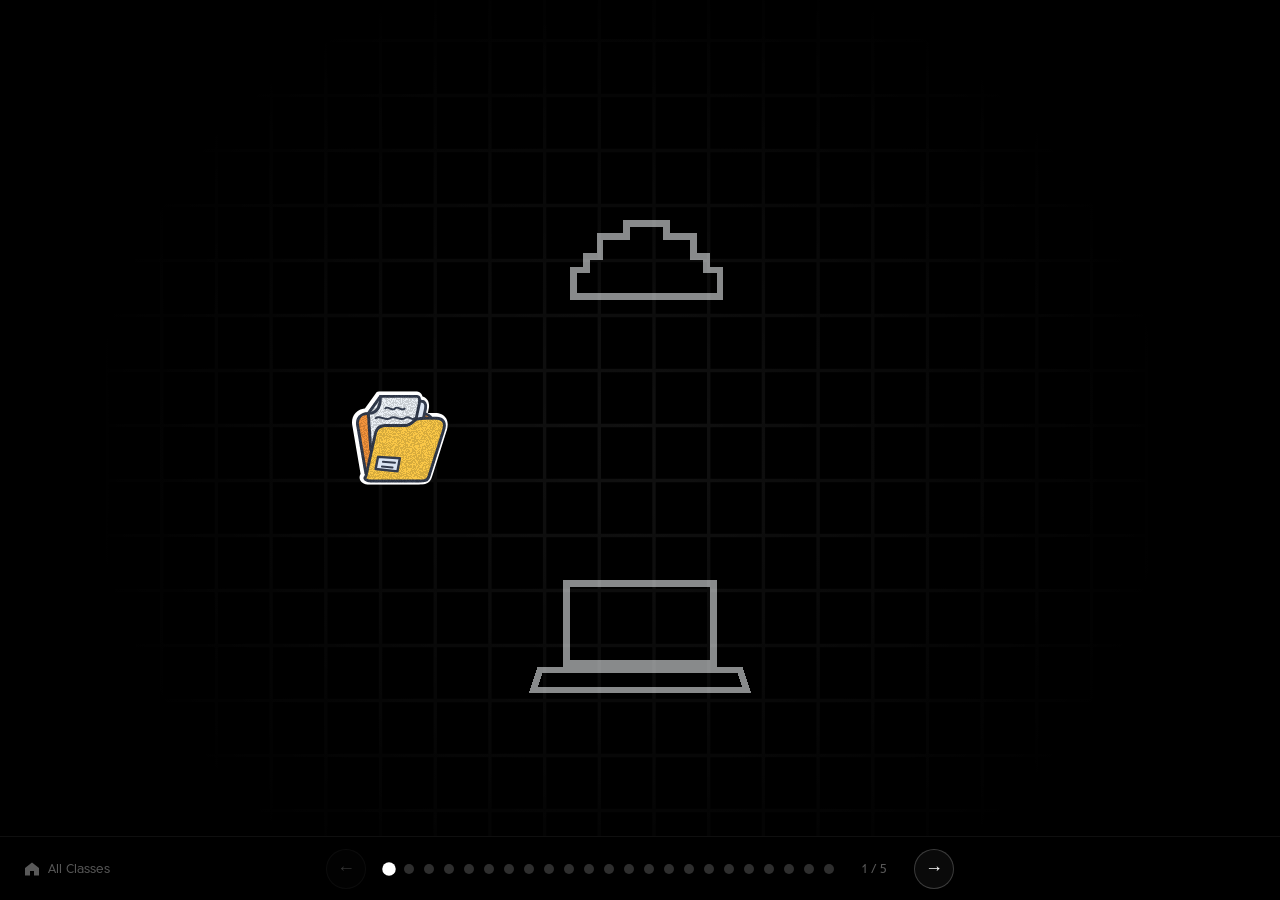
<file: figma-mcp.html>
<!DOCTYPE html>
<html lang="en">
<head>
  <meta charset="UTF-8" />
  <meta name="viewport" content="width=device-width, initial-scale=1.0" />
  <title>Class 02 — Figma MCP</title>
  <link rel="stylesheet" href="design-system.css" />
  <style>
    /* ── Reset ── */
    *, *::before, *::after { margin: 0; padding: 0; box-sizing: border-box; }

    html, body {
      background: var(--color-bg-primary);
      color: var(--color-text-primary);
      font-family: var(--font-body);
      overflow: hidden;
      height: 100vh;
      width: 100vw;
    }

    /* ── Slide system ── */
    .slides-container { position: relative; width: 100%; height: 100%; }

    .slide {
      position: absolute; inset: 0;
      opacity: 0; pointer-events: none;
      transition: opacity var(--transition-slide);
      overflow: hidden;
    }
    .slide.active { opacity: 1; pointer-events: auto; }

    .slide-inner {
      position: absolute; width: 1920px; height: 1080px;
      top: 50%; left: 50%; transform-origin: center center;
    }

    /* ── Shared ── */
    .grid-bg {
      position: absolute; top: -242px; left: 158px;
      width: 1564px; height: 1573px;
      pointer-events: none; opacity: var(--opacity-overlay);
    }
    .grid-bg img { width: 100%; height: 100%; display: block; }

    .slide-label {
      position: absolute; top: 80px; left: 50%;
      transform: translateX(-50%);
      font-family: var(--font-body);
      font-size: var(--text-body-xs);
      letter-spacing: var(--tracking-wide);
      text-transform: uppercase;
      color: var(--color-accent-green);
    }

    .slide-heading {
      position: absolute; top: 120px; left: 50%;
      transform: translateX(-50%); text-align: center;
    }

    .slide-heading h2 {
      font-family: var(--font-display);
      font-size: var(--text-display-md);
      text-transform: uppercase;
      line-height: var(--leading-tight);
      letter-spacing: var(--tracking-tighter);
    }

    .slide-heading p {
      font-family: var(--font-body);
      font-size: var(--text-body-lg);
      opacity: var(--opacity-overlay);
      margin-top: var(--space-sm);
      line-height: var(--leading-normal);
    }

    /* ═══════════════════════════════════════
       SLIDE 1 — The Bridge (Visual)
    ═══════════════════════════════════════ */
    .bridge {
      position: absolute;
      top: 50%;
      left: 50%;
      transform: translate(-50%, -50%);
      display: flex;
      align-items: center;
      gap: 0;
    }

    .bridge-node {
      width: 340px;
      height: 340px;
      border-radius: var(--radius-lg);
      display: flex;
      flex-direction: column;
      align-items: center;
      justify-content: center;
      gap: var(--space-md);
      position: relative;
    }

    .bridge-node--figma {
      background: var(--color-bg-card-dark);
      border: 1px solid rgba(255, 255, 255, 0.06);
    }

    .bridge-node--mcp {
      background: var(--color-accent-green);
      width: 380px;
      height: 380px;
      z-index: 2;
      box-shadow: 0 0 120px rgba(123, 237, 82, 0.15);
    }

    .bridge-node--cursor {
      background: var(--color-bg-card-dark);
      border: 1px solid rgba(255, 255, 255, 0.06);
    }

    .bridge-node__icon {
      width: 80px;
      height: 80px;
      border-radius: var(--radius-md);
      object-fit: contain;
    }
    .bridge-node__icon--lg {
      width: 210px;
      height: 210px;
      margin: -65px 0;
    }
    .figma-extras {
      position: absolute;
      top: calc(100% + 24px);
      left: 0;
      right: 0;
      list-style: none;
      margin: 0;
      padding: 0;
      display: flex;
      flex-direction: column;
      align-items: center;
      gap: 10px;
      font-family: 'Fira Code', monospace;
      font-size: 16px;
      color: rgba(248, 252, 253, 0.82);
    }

    .bridge-node__name {
      font-family: var(--font-display);
      font-size: var(--text-display-xs);
      text-transform: uppercase;
      letter-spacing: var(--tracking-tight);
      line-height: 1;
    }

    .bridge-node--mcp .bridge-node__name {
      color: var(--color-text-on-white);
    }

    .bridge-node__desc {
      font-family: var(--font-body);
      font-size: var(--text-body-sm);
      opacity: var(--opacity-overlay);
      text-align: center;
      max-width: 260px;
      line-height: 1.3;
    }

    .bridge-node--mcp .bridge-node__desc {
      color: var(--color-text-on-white);
      opacity: 0.7;
    }

    /* Connector arrows */
    .bridge-arrow {
      width: 100px;
      height: 2px;
      background: linear-gradient(90deg, rgba(255,255,255,0.05), rgba(123,237,82,0.4));
      position: relative;
      z-index: 1;
    }

    .bridge-arrow--right {
      background: linear-gradient(90deg, rgba(123,237,82,0.4), rgba(255,255,255,0.05));
    }

    .bridge-arrow::after {
      content: '';
      position: absolute;
      right: -6px;
      top: 50%;
      transform: translateY(-50%);
      border-top: 6px solid transparent;
      border-bottom: 6px solid transparent;
      border-left: 8px solid rgba(123, 237, 82, 0.4);
    }

    .bridge-arrow--right::after {
      border-left-color: rgba(255, 255, 255, 0.15);
    }

    /* Floating labels under nodes */
    .bridge-node__tags {
      display: flex;
      gap: var(--space-2xs);
      margin-top: var(--space-2xs);
    }

    .bridge-tag {
      font-family: var(--font-body);
      font-size: 13px;
      padding: 4px 12px;
      border-radius: var(--radius-pill);
      background: rgba(255, 255, 255, 0.06);
      color: var(--color-text-primary);
      opacity: var(--opacity-medium);
    }

    .bridge-node--mcp .bridge-tag {
      background: rgba(0, 0, 0, 0.15);
      color: var(--color-text-on-white);
      opacity: 0.6;
    }

    /* Subtitle below the bridge */
    .bridge-subtitle {
      position: absolute;
      bottom: 100px;
      left: 50%;
      transform: translateX(-50%);
      font-family: var(--font-body);
      font-size: var(--text-body-md);
      color: var(--color-text-primary);
      opacity: var(--opacity-muted);
      text-align: center;
      white-space: nowrap;
    }

    /* ═══════════════════════════════════════
       SLIDE 2 — Setup Steps
    ═══════════════════════════════════════ */
    .s2-columns {
      position: absolute;
      top: 320px;
      left: 120px;
      right: 120px;
      display: flex;
      gap: var(--space-2xl);
    }

    .s2-col {
      flex: 1;
      display: flex;
      flex-direction: column;
      gap: var(--space-lg);
    }

    .s2-col-label {
      font-family: var(--font-body);
      font-size: var(--text-body-xs);
      letter-spacing: var(--tracking-wide);
      text-transform: uppercase;
      padding-bottom: var(--space-sm);
      border-bottom: 1px solid var(--color-border-light);
    }

    .s2-col-label--cursor { color: var(--color-accent-green); }
    .s2-col-label--claude { color: var(--color-accent-yellow); }

    .step-card {
      background: transparent;
      border-radius: 0;
      padding: var(--space-md) 0;
      display: grid;
      grid-template-columns: auto 1fr;
      align-items: baseline;
      align-content: start;
      column-gap: var(--space-sm);
      row-gap: var(--space-xs);
      border: none;
      min-height: 140px;
    }
    .step-card > .code-block,
    .step-card > .cmd-inline {
      grid-column: 1 / -1;
    }

    .step-card__num {
      font-family: var(--font-display);
      font-size: var(--text-body-sm);
      text-transform: uppercase;
      color: var(--color-accent-green);
      line-height: 1;
    }

    .step-card--claude .step-card__num {
      color: var(--color-accent-yellow);
    }

    .step-card__title {
      font-family: var(--font-body);
      font-size: var(--text-body-sm);
      font-weight: 400;
      line-height: var(--leading-tight);
      opacity: 0.85;
    }

    .step-card__desc {
      font-family: var(--font-body);
      font-size: var(--text-body-sm);
      opacity: var(--opacity-overlay);
      line-height: 1.3;
    }

    /* Code block */
    .code-block {
      background: #0F0F0F;
      border-radius: var(--radius-sm);
      padding: var(--space-sm) var(--space-md);
      margin-top: var(--space-xs);
      border: none;
      position: relative;
    }
    .code-block::before {
      content: attr(data-label);
      display: block;
      font-family: 'Fira Code', monospace;
      font-size: 11px;
      letter-spacing: 0.08em;
      text-transform: uppercase;
      color: rgba(255, 255, 255, 0.45);
      margin-bottom: 6px;
    }

    .code-block code {
      font-family: 'Fira Code', monospace;
      font-size: 14px;
      color: var(--color-text-primary);
      line-height: 1.5;
      display: block;
      white-space: pre;
    }

    .ck { color: var(--color-accent-pink); }
    .cs { color: var(--color-accent-green); }
    .cb { color: var(--color-accent-yellow); }

    /* Terminal command inline */
    .cmd-inline {
      font-family: 'Fira Code', monospace;
      font-size: 14px;
      color: var(--color-text-primary);
      background: #0F0F0F;
      border-radius: var(--radius-sm);
      padding: var(--space-sm) var(--space-md);
      padding-right: 44px;
      padding-top: 26px;
      border: none;
      margin-top: var(--space-xs);
      display: block;
      line-height: 1.4;
      position: relative;
    }
    .cmd-inline::before {
      content: "TERMINAL";
      position: absolute;
      top: 8px;
      left: var(--space-md);
      font-family: 'Fira Code', monospace;
      font-size: 11px;
      letter-spacing: 0.08em;
      color: rgba(255, 255, 255, 0.45);
    }

    .cmd-inline .prompt { color: var(--color-accent-yellow); }
    .cmd-inline .flag { color: var(--color-accent-pink); }
    .cmd-inline .arg { color: var(--color-accent-green); }

    /* Copy button */
    .copy-btn {
      position: absolute;
      top: 8px;
      right: 8px;
      width: 32px;
      height: 32px;
      border: none;
      background: rgba(255, 255, 255, 0.06);
      border-radius: 6px;
      cursor: pointer;
      display: flex;
      align-items: center;
      justify-content: center;
      opacity: 0;
      transition: opacity var(--transition-fast), background var(--transition-fast);
    }

    .code-block:hover .copy-btn,
    .cmd-inline:hover .copy-btn {
      opacity: 1;
    }

    .copy-btn:hover {
      background: rgba(255, 255, 255, 0.15);
    }

    .copy-btn svg {
      width: 16px;
      height: 16px;
      fill: none;
      stroke: rgba(255, 255, 255, 0.5);
      stroke-width: 1.5;
      stroke-linecap: round;
      stroke-linejoin: round;
    }

    .copy-btn.copied svg {
      stroke: var(--color-accent-green);
    }

    /* Divider between columns */
    .s2-divider {
      width: 1px;
      background: rgba(255, 255, 255, 0.08);
      align-self: stretch;
    }

    /* ═══════════════════════════════════════
       SLIDE 3 — Git: The Hub (Visual)
    ═══════════════════════════════════════ */
    .git-hub {
      position: absolute;
      top: 50%;
      left: 50%;
      transform: translate(-50%, -50%);
      display: flex;
      align-items: center;
      gap: 0;
    }

    .git-node {
      display: flex;
      flex-direction: column;
      align-items: center;
      gap: var(--space-sm);
    }

    .git-node__circle {
      width: 180px;
      height: 180px;
      border-radius: var(--radius-circle);
      display: flex;
      flex-direction: column;
      align-items: center;
      justify-content: center;
      gap: var(--space-2xs);
    }

    .git-node__circle img {
      width: 48px;
      height: 48px;
      border-radius: var(--radius-sm);
    }

    .git-node__circle--you {
      background: var(--color-bg-card-dark);
      border: 1px solid rgba(255, 255, 255, 0.1);
    }

    .git-node__circle--github {
      width: 240px;
      height: 240px;
      background: var(--color-bg-card-white);
      box-shadow: 0 0 100px rgba(255, 255, 255, 0.08);
      z-index: 2;
    }

    .git-node__circle--github img {
      width: 64px;
      height: 64px;
    }

    .git-node__circle--team {
      background: var(--color-bg-card-dark);
      border: 1px solid rgba(255, 255, 255, 0.1);
    }

    .git-node__circle-label {
      font-family: var(--font-display);
      font-size: var(--text-body-sm);
      text-transform: uppercase;
      letter-spacing: var(--tracking-wide);
      line-height: 1;
    }

    .git-node__circle--github .git-node__circle-label {
      color: var(--color-text-on-white);
    }

    .git-node__label {
      font-family: var(--font-display);
      font-size: var(--text-body-lg);
      text-transform: uppercase;
      letter-spacing: var(--tracking-tight);
    }

    .git-node__sub {
      font-family: var(--font-body);
      font-size: var(--text-body-sm);
      opacity: var(--opacity-medium);
    }

    /* Connector lines */
    .git-line {
      width: 120px;
      height: 2px;
      position: relative;
    }

    .git-line--push {
      background: linear-gradient(90deg, rgba(123, 237, 82, 0.1), rgba(123, 237, 82, 0.5));
    }

    .git-line--push::after {
      content: '';
      position: absolute;
      right: -6px; top: 50%;
      transform: translateY(-50%);
      border-top: 6px solid transparent;
      border-bottom: 6px solid transparent;
      border-left: 8px solid rgba(123, 237, 82, 0.5);
    }

    .git-line--pull {
      background: linear-gradient(90deg, rgba(255, 43, 155, 0.5), rgba(255, 43, 155, 0.1));
    }

    .git-line--pull::after {
      content: '';
      position: absolute;
      right: -6px; top: 50%;
      transform: translateY(-50%);
      border-top: 6px solid transparent;
      border-bottom: 6px solid transparent;
      border-left: 8px solid rgba(255, 43, 155, 0.15);
    }

    .git-line__label {
      position: absolute;
      top: -22px;
      left: 50%;
      transform: translateX(-50%);
      font-family: 'Ploni', sans-serif;
      font-size: 14px;
      white-space: nowrap;
    }

    .git-line--push .git-line__label { color: var(--color-accent-green); }
    .git-line--pull .git-line__label { color: var(--color-accent-pink); }

    /* Avatars row under team */
    .git-avatars {
      display: flex;
      margin-top: var(--space-2xs);
    }

    .git-avatar {
      width: 40px;
      height: 40px;
      border-radius: var(--radius-circle);
      overflow: hidden;
      border: 2px solid var(--color-bg-primary);
    }

    .git-avatar + .git-avatar { margin-left: -10px; }

    .git-avatar img { width: 100%; height: 100%; object-fit: cover; }

    /* ═══════════════════════════════════════
       SLIDE 4 — Branches (Vertical Tree)
    ═══════════════════════════════════════ */
    .tree {
      position: absolute;
      top: 220px;
      left: 50%;
      transform: translateX(-50%);
      width: 1200px;
      height: 700px;
    }

    /* Main trunk — vertical green line */
    .tree-trunk {
      position: absolute;
      left: 50%;
      top: 0;
      bottom: 80px;
      width: 4px;
      background: var(--color-accent-green);
      transform: translateX(-50%);
      border-radius: 2px;
    }

    /* Commit nodes on trunk */
    .tree-node {
      position: absolute;
      left: 50%;
      transform: translateX(-50%);
      width: 24px;
      height: 24px;
      border-radius: var(--radius-circle);
      background: var(--color-accent-green);
      border: 3px solid var(--color-bg-primary);
      box-shadow: 0 0 0 2px var(--color-accent-green);
      z-index: 3;
    }

    .tree-node__label {
      position: absolute;
      right: 40px;
      top: 50%;
      transform: translateY(-50%);
      font-family: 'Ploni', sans-serif;
      font-size: 15px;
      color: var(--color-accent-green);
      white-space: nowrap;
    }

    .tree-node__label--right {
      right: auto;
      left: 40px;
    }

    /* Branch lines curving out and back */
    .tree-branch {
      position: absolute;
      z-index: 1;
    }

    .tree-branch svg {
      display: block;
      overflow: visible;
    }

    /* Branch label card */
    .tree-branch-card {
      position: absolute;
      background: var(--color-bg-card-dark);
      border-radius: var(--radius-lg);
      padding: var(--space-md) var(--space-lg);
      display: flex;
      flex-direction: column;
      gap: 6px;
      border: 1px solid rgba(255, 255, 255, 0.06);
      z-index: 2;
      min-width: 200px;
    }

    .tree-branch-card__name {
      font-family: 'Ploni', sans-serif;
      font-size: 18px;
      line-height: 1;
    }

    .tree-branch-card__name--yellow { color: var(--color-accent-yellow); }
    .tree-branch-card__name--pink { color: var(--color-accent-pink); }
    .tree-branch-card__name--blue { color: #5dadec; }

    .tree-branch-card__desc {
      font-family: var(--font-body);
      font-size: var(--text-body-sm);
      opacity: var(--opacity-medium);
      line-height: 1.2;
    }

    .tree-branch-card__badge {
      display: inline-flex;
      align-self: flex-start;
      font-family: 'Ploni', sans-serif;
      font-size: 12px;
      padding: 3px 10px;
      border-radius: var(--radius-pill);
      margin-top: 2px;
    }

    .tree-branch-card__badge--merged {
      background: rgba(123, 237, 82, 0.1);
      color: var(--color-accent-green);
    }

    .tree-branch-card__badge--open {
      background: rgba(255, 201, 55, 0.1);
      color: var(--color-accent-yellow);
    }

    /* Main label at top */
    .tree-main-label {
      position: absolute;
      top: -40px;
      left: 50%;
      transform: translateX(-50%);
      font-family: 'Ploni', sans-serif;
      font-size: var(--text-body-lg);
      color: var(--color-accent-green);
      white-space: nowrap;
      z-index: 3;
    }

    /* Legend */
    .tree-legend {
      position: absolute;
      bottom: 0;
      left: 50%;
      transform: translateX(-50%);
      display: flex;
      gap: var(--space-2xl);
    }

    .tree-legend__item {
      display: flex;
      align-items: center;
      gap: var(--space-xs);
      font-family: var(--font-body);
      font-size: var(--text-body-sm);
      opacity: var(--opacity-overlay);
    }

    .tree-legend__dot {
      width: 12px;
      height: 12px;
      border-radius: var(--radius-circle);
      flex-shrink: 0;
    }

    /* ═══════════════════════════════════════
       SLIDE 5 — Workflow (Practical)
    ═══════════════════════════════════════ */
    .workflow {
      position: absolute;
      top: 280px;
      left: 50%;
      transform: translateX(-50%);
      display: flex;
      align-items: flex-start;
      gap: 0;
    }

    .wf-step {
      width: 280px;
      display: flex;
      flex-direction: column;
      align-items: center;
      gap: var(--space-sm);
      text-align: center;
    }

    .wf-step__circle {
      width: 100px;
      height: 100px;
      border-radius: var(--radius-circle);
      background: var(--color-bg-card-dark);
      border: 2px solid rgba(255, 255, 255, 0.1);
      display: flex;
      align-items: center;
      justify-content: center;
      font-family: 'Ploni', sans-serif;
      font-size: 16px;
      color: var(--color-accent-green);
    }

    .wf-step__title {
      font-family: var(--font-display);
      font-size: var(--text-body-lg);
      text-transform: uppercase;
      letter-spacing: var(--tracking-tight);
      line-height: 1;
    }

    .wf-step__desc {
      font-family: var(--font-body);
      font-size: var(--text-body-sm);
      opacity: var(--opacity-medium);
      line-height: 1.3;
      max-width: 220px;
    }

    .wf-arrow {
      width: 60px;
      height: 2px;
      background: rgba(255, 255, 255, 0.12);
      margin-top: 50px;
      position: relative;
      flex-shrink: 0;
    }

    .wf-arrow::after {
      content: '';
      position: absolute;
      right: -5px; top: 50%;
      transform: translateY(-50%);
      border-top: 5px solid transparent;
      border-bottom: 5px solid transparent;
      border-left: 6px solid rgba(255, 255, 255, 0.12);
    }

    /* ═══════════════════════════════════════
       Navigation Bar
    ═══════════════════════════════════════ */
    .nav-bar {
      position: fixed; bottom: 0; left: 0; right: 0;
      height: 64px; display: flex; align-items: center;
      justify-content: center; gap: 18px; z-index: 1000;
      background: var(--color-bg-nav);
      backdrop-filter: var(--blur-md);
      -webkit-backdrop-filter: var(--blur-md);
      border-top: 1px solid var(--color-border-subtle);
    }

    .nav-home {
      position: absolute; left: 24px;
      display: flex; align-items: center; gap: 8px;
      text-decoration: none;
      color: var(--color-text-muted);
      font-family: var(--font-body);
      font-size: var(--text-body-xxs);
      transition: color var(--transition-fast);
    }
    .nav-home:hover { color: var(--color-text-primary); }
    .nav-home svg { width: 16px; height: 16px; fill: currentColor; }

    .nav-arrow {
      width: 40px; height: 40px;
      border-radius: var(--radius-circle);
      border: 1px solid var(--color-border-light);
      background: var(--color-bg-btn);
      color: var(--color-text-primary);
      font-size: 18px; cursor: pointer;
      display: flex; align-items: center; justify-content: center;
      transition: background var(--transition-fast), border-color var(--transition-fast);
    }
    .nav-arrow:hover { background: var(--color-bg-btn-hover); border-color: rgba(255,255,255,0.35); }
    .nav-arrow:disabled { opacity: var(--opacity-disabled); cursor: default; }
    .nav-arrow:disabled:hover { background: var(--color-bg-btn); border-color: var(--color-border-light); }

    .nav-dots { display: flex; gap: var(--space-xs); align-items: center; }

    .nav-dot {
      width: 10px; height: 10px;
      border-radius: var(--radius-circle);
      background: var(--color-border-dot-inactive);
      cursor: pointer;
      transition: background var(--transition-base), transform var(--transition-base);
    }
    .nav-dot.active { background: var(--color-text-primary); transform: scale(1.35); }
    .nav-dot:hover:not(.active) { background: rgba(255,255,255,0.4); }

    .nav-counter {
      font-family: var(--font-body);
      font-size: var(--text-body-xxs);
      color: var(--color-text-muted);
      min-width: 44px; text-align: center;
    }

    /* ═══════════════════════════════════════
       Intro — Where Do Your Files Live?
    ═══════════════════════════════════════ */
    .sloc-stage {
      position: absolute;
      left: 50%;
      top: 50%;
      transform: translate(-50%, -50%);
      width: 1000px;
      height: 780px;
    }
    .sloc-node {
      position: absolute;
      display: flex;
      align-items: center;
      color: rgba(248, 252, 253, 0.55);
      transition: color 420ms ease, top 520ms cubic-bezier(.4, 0, .2, 1), opacity 420ms ease;
    }
    .sloc-svg { width: 360px; height: auto; display: block; }
    .sloc-cloud    { top: 0;   left: 320px; }
    .sloc-computer { top: 560px; left: 320px; }
    .sloc-active   { color: #7bed52; }
    [data-slide="intro-5-9"]  .sloc-cloud.sloc-active,
    [data-slide="intro-5-9"]  .sloc-computer.sloc-active,
    [data-slide="intro-5-10"] .sloc-cloud.sloc-active,
    [data-slide="intro-5-10"] .sloc-computer.sloc-active { color: rgba(248, 252, 253, 0.55); }
    .sloc-dim      { opacity: 0.28; }
    .sloc-files { left: 0; width: 280px; justify-content: center; }
    .sloc-files-mid    { top: 300px; }
    .sloc-files-top    { top: 80px; }
    .sloc-files-bottom { top: 540px; }
    .sloc-files-img {
      width: 144px; height: 144px;
      object-fit: contain; display: block;
    }
    .sloc-anno {
      position: absolute;
      left: 720px;
      display: flex;
      align-items: flex-start;
      gap: 16px;
      color: #7bed52;
      opacity: 0;
      transition: opacity 420ms ease;
    }
    .sloc-anno-show { opacity: 1; }
    .sloc-anno-cloud    { top: 145px; }
    .sloc-anno-computer { top: 715px; }
    .sloc-anno-line {
      width: 120px;
      height: 2px;
      margin-top: 18px;
      background-image: linear-gradient(to right, #7bed52 6px, transparent 6px);
      background-size: 12px 2px;
      background-repeat: repeat-x;
    }
    .sloc-anno-text {
      font-family: 'Fira Code', monospace;
      font-size: 28px;
      font-weight: 500;
      letter-spacing: -0.3px;
    }
    .sloc-anno-stack { display: flex; flex-direction: column; gap: 6px; }

    /* Vertical git pipe (intro-4): connects laptop → cloud */
    .sloc-pipe {
      position: absolute;
      left: 494px;
      top: 190px;
      width: 2px;
      height: 410px;
      background-image: linear-gradient(to bottom, #7bed52 8px, transparent 8px);
      background-size: 2px 16px;
      background-repeat: repeat-y;
    }
    .sloc-pipe-arrow {
      position: absolute;
      left: 486px;
      top: 175px;
      width: 0;
      height: 0;
      border-left: 9px solid transparent;
      border-right: 9px solid transparent;
      border-bottom: 12px solid #7bed52;
    }
    .sloc-pipe-anno {
      position: absolute;
      left: 540px;
      top: 350px;
      display: flex;
      flex-direction: column;
      gap: 6px;
      color: #7bed52;
    }
    .sloc-pipe-files-top    { top: 40px; }
    .sloc-pipe-files-bottom { top: 580px; }

    /* intro-5 sequence — Vertical git branching flow */
    .gflow-stage {
      position: absolute;
      left: 50%; top: 50%;
      transform: translate(-50%, -50%);
      width: 1200px;
      height: 800px;
    }
    .gflow-svg {
      position: absolute;
      inset: 0;
      width: 100%;
      height: 100%;
      overflow: visible;
      pointer-events: none;
    }
    .gflow-label {
      position: absolute;
      display: flex;
      flex-direction: column;
      gap: 2px;
      transform: translateY(-50%);
      font-family: 'Fira Code', monospace;
      white-space: nowrap;
    }
    .gflow-label-name {
      font-size: 16px;
      font-weight: 500;
      letter-spacing: -0.2px;
    }
    .gflow-label-cmd {
      font-size: 13px;
      color: rgba(248, 252, 253, 0.82);
      letter-spacing: -0.2px;
    }
    .gflow-btn {
      display: inline-block;
      background: #ffffff;
      color: #000000;
      border: none;
      border-radius: 8px;
      padding: 8px 18px;
      font-family: 'Fira Code', monospace;
      font-size: 15px;
      font-weight: 500;
      letter-spacing: -0.2px;
      cursor: pointer;
      width: fit-content;
    }
    .gflow-btn-stack {
      position: absolute;
      left: 0;
      bottom: calc(100% + 10px);
      display: flex;
      flex-direction: column;
      gap: 8px;
      align-items: flex-start;
    }
    .gflow-label--right .gflow-btn-stack { left: auto; right: 0; align-items: flex-end; }
    .gflow-btn-stack--enter > .gflow-btn { opacity: 0; transform: translateY(6px); }
    .slide.active .gflow-btn-stack--enter > .gflow-btn:nth-child(3) { animation: gbtn-in 0.35s 0.3s ease-out forwards; }
    .slide.active .gflow-btn-stack--enter > .gflow-btn:nth-child(2) { animation: gbtn-in 0.35s 0.8s ease-out forwards; }
    .slide.active .gflow-btn-stack--enter > .gflow-btn:nth-child(1) { animation: gbtn-in 0.35s 1.3s ease-out forwards; }

    /* Green PR button — to call out the pull-request step */
    .gflow-btn.gflow-btn--pr { background: #7bed52; color: #0A0E14; }
    @keyframes gbtn-in {
      from { opacity: 0; transform: translateY(6px); }
      to   { opacity: 1; transform: translateY(0); }
    }
    .gflow-label--right { align-items: flex-end; text-align: right; }
    .gflow-main-label {
      position: absolute;
      top: 40px;
      left: 185px;
      color: var(--color-accent-green);
      font-family: 'Fira Code', monospace;
      font-size: 18px;
      font-weight: 500;
    }
    .gflow-main-initial {
      position: absolute;
      left: 230px;
      top: 90px;
      transform: translateY(-50%);
      color: rgba(248, 252, 253, 0.82);
      font-family: 'Fira Code', monospace;
      font-size: 14px;
    }
    .gflow-merge-label {
      position: absolute;
      left: 230px;
      top: 620px;
      transform: translateY(-50%);
      color: var(--color-accent-green);
      font-family: 'Fira Code', monospace;
      font-size: 20px;
      font-weight: 500;
      letter-spacing: -0.3px;
    }
    .gflow-pr {
      position: absolute;
      right: 60px;
      top: 60px;
      color: var(--color-accent-green);
      font-family: 'Fira Code', monospace;
      text-align: right;
    }
    .gflow-pr-title {
      font-size: 42px;
      font-weight: 500;
      letter-spacing: -0.5px;
      margin-bottom: 10px;
    }
    .gflow-pr-sub {
      font-size: 16px;
      color: rgba(248, 252, 253, 0.82);
      line-height: 1.45;
      letter-spacing: -0.2px;
    }

    /* intro-5-8 — Merge animation: branch retracts into main line, dot slides down, V appears */
    .gmerge-branch-path {
      stroke-dasharray: 100;
      stroke-dashoffset: 0;
    }
    .gmerge-merge-tick {
      opacity: 0;
      stroke-dasharray: 40;
      stroke-dashoffset: 40;
    }

    /* Phase 1 (0-50% of 1.6s = 0.8s): branch path retracts from endpoint to main line */
    .slide.active .gmerge-branch-path.gmerge-b1 { animation: gmerge-retract 0.8s 0.3s cubic-bezier(.55, 0, .3, 1) forwards; }
    .slide.active .gmerge-branch-path.gmerge-b2 { animation: gmerge-retract 0.8s 0.6s cubic-bezier(.55, 0, .3, 1) forwards; }
    .slide.active .gmerge-branch-path.gmerge-b3 { animation: gmerge-retract 0.8s 0.9s cubic-bezier(.55, 0, .3, 1) forwards; }
    @keyframes gmerge-retract {
      from { stroke-dashoffset: 0; }
      to   { stroke-dashoffset: 100; }
    }

    /* Branch dot: phase 1 travels back to main-line origin, phase 2 slides down main to merge point */
    .slide.active .gmerge-branch-dot.gmerge-b1 { animation: gmerge-travel-1 0.8s 0.3s cubic-bezier(.5, 0, .3, 1) forwards; }
    .slide.active .gmerge-branch-dot.gmerge-b2 { animation: gmerge-travel-2 0.8s 0.6s cubic-bezier(.5, 0, .3, 1) forwards; }
    .slide.active .gmerge-branch-dot.gmerge-b3 { animation: gmerge-travel-3 0.8s 0.9s cubic-bezier(.5, 0, .3, 1) forwards; }
    @keyframes gmerge-travel-1 {
      0%   { transform: translate(0, 0); }
      100% { transform: translate(-320px, -60px); }   /* arrive at main (600, 200) */
    }
    @keyframes gmerge-travel-2 {
      0%   { transform: translate(0, 0); }
      100% { transform: translate(-460px, -60px); }   /* arrive at main (600, 300) */
    }
    @keyframes gmerge-travel-3 {
      0%   { transform: translate(0, 0); }
      100% { transform: translate(320px, -60px); }    /* arrive at main (600, 400) */
    }

    /* V check appears once the branch dot has landed at its merge point */
    .slide.active .gmerge-merge-tick.gmerge-b1 { animation: gmerge-tick-draw 0.4s 1.15s ease-out forwards; }
    .slide.active .gmerge-merge-tick.gmerge-b2 { animation: gmerge-tick-draw 0.4s 1.45s ease-out forwards; }
    .slide.active .gmerge-merge-tick.gmerge-b3 { animation: gmerge-tick-draw 0.4s 1.75s ease-out forwards; }
    @keyframes gmerge-tick-draw {
      0%   { opacity: 0; stroke-dashoffset: 40; }
      20%  { opacity: 1; }
      100% { opacity: 1; stroke-dashoffset: 0; }
    }

    /* Branch label fades out while its branch is merging */
    .slide.active .gmerge-branch-label.gmerge-b1 { animation: gmerge-label-fade 0.5s 0.3s ease-out forwards; }
    .slide.active .gmerge-branch-label.gmerge-b2 { animation: gmerge-label-fade 0.5s 0.6s ease-out forwards; }
    .slide.active .gmerge-branch-label.gmerge-b3 { animation: gmerge-label-fade 0.5s 0.9s ease-out forwards; }
    @keyframes gmerge-label-fade {
      from { opacity: 1; }
      to   { opacity: 0; }
    }

    /* intro-5-9 entry — smooth transition from merge slide: main line grows, commits pop in */
    [data-slide="intro-5-9"] .gpr-main-line { transform: scaleY(0); transform-origin: top; }
    [data-slide="intro-5-9"] .gpr-main-commits > * { opacity: 0; }
    .slide.active[data-slide="intro-5-9"] .gpr-main-line { animation: gpr-line-grow 0.7s 0.1s cubic-bezier(.5, 0, .2, 1) forwards; }
    .slide.active[data-slide="intro-5-9"] .gpr-main-commits > *:nth-child(1) { animation: gpr-commit-in 0.35s 0.7s ease-out forwards; }
    .slide.active[data-slide="intro-5-9"] .gpr-main-commits > *:nth-child(2),
    .slide.active[data-slide="intro-5-9"] .gpr-main-commits > *:nth-child(3) { animation: gpr-commit-in 0.35s 0.85s ease-out forwards; }
    .slide.active[data-slide="intro-5-9"] .gpr-main-commits > *:nth-child(4),
    .slide.active[data-slide="intro-5-9"] .gpr-main-commits > *:nth-child(5) { animation: gpr-commit-in 0.35s 1.00s ease-out forwards; }
    .slide.active[data-slide="intro-5-9"] .gpr-main-commits > *:nth-child(6),
    .slide.active[data-slide="intro-5-9"] .gpr-main-commits > *:nth-child(7) { animation: gpr-commit-in 0.35s 1.15s ease-out forwards; }
    @keyframes gpr-line-grow {
      from { transform: scaleY(0); }
      to   { transform: scaleY(1); }
    }
    @keyframes gpr-commit-in {
      from { opacity: 0; }
      to   { opacity: 1; }
    }

    /* intro-5-9 — Pull request: main line between cloud and laptop + PR pill */
    .gpr-main-line {
      position: absolute;
      left: 498px;
      top: 170px;
      width: 4px;
      height: 390px;
      background: #7bed52;
      overflow: hidden;
    }
    .gpr-main-line::after {
      content: "";
      position: absolute;
      left: -6px;
      top: 0;
      width: 16px;
      height: 70px;
      background: linear-gradient(to bottom,
        rgba(255, 255, 255, 0),
        rgba(255, 255, 255, 0.95) 50%,
        rgba(255, 255, 255, 0));
      opacity: 0;
      pointer-events: none;
      filter: blur(1px);
    }
    .gpr-main-line.pushing::after {
      opacity: 1;
      animation: gpr-shimmer 1.8s ease-in-out infinite;
    }
    @keyframes gpr-shimmer {
      0%   { transform: translateY(390px); }
      50%  { transform: translateY(-70px); }
      100% { transform: translateY(390px); }
    }
    .gpr-main-commits {
      position: absolute;
      inset: 0;
      width: 100%;
      height: 100%;
      pointer-events: none;
      overflow: visible;
    }

    .gpr-pr-pill {
      position: absolute;
      left: 50%;
      top: 495px;
      transform: translate(-50%, 40px);
      opacity: 0;
      background: #7bed52;
      color: #0A0E14;
      font-family: 'Fira Code', monospace;
      font-size: 18px;
      font-weight: 600;
      padding: 12px 22px;
      border-radius: 10px;
      border: none;
      box-shadow: 0 10px 30px rgba(123, 237, 82, 0.35);
      cursor: pointer;
      display: inline-flex;
      align-items: center;
      gap: 10px;
      letter-spacing: -0.2px;
      white-space: nowrap;
    }
    .slide.active .gpr-pr-pill {
      animation: gpr-slide-up 0.7s 0.4s cubic-bezier(.5, 0, .1, 1.15) forwards;
    }
    @keyframes gpr-slide-up {
      from { opacity: 0; transform: translate(-50%, 40px); }
      to   { opacity: 1; transform: translate(-50%, 0); }
    }
    .gpr-pr-pill:hover { filter: brightness(1.08); }
    .gpr-pr-pill:active { transform: translate(-50%, 0) scale(0.97); }
    .sloc-anno-sub {
      font-family: var(--font-body);
      font-weight: 400;
      font-size: 18px;
      color: #f8fcfd;
      letter-spacing: -0.2px;
    }

    /* ═══════════════════════════════════════
       "Let's see it in action" — mirrors slide 25 of the-shift.html
       (hero-template layout: logo + Minecraft title + steps)
    ═══════════════════════════════════════ */
    @font-face {
      font-family: 'MinecraftRegular';
      src: url('https://fonts.cdnfonts.com/s/25041/1_MinecraftRegular1.woff') format('woff');
      font-weight: 400;
      font-style: normal;
    }
    .s13-bg {
      position: absolute;
      inset: 0;
      background: linear-gradient(128deg, #000 38.5%, #06150f 97.6%);
    }
    .hero-template {
      position: absolute;
      left: 50%;
      top: 50%;
      transform: translate(-50%, -50%);
      display: flex;
      flex-direction: column;
      align-items: center;
      gap: 40px;
      z-index: 2;
    }
    .hero-template-shape {
      width: 210px;
      height: 210px;
      display: flex;
      align-items: center;
      justify-content: center;
    }
    .hero-template-shape img {
      width: 100%;
      height: 100%;
      object-fit: contain;
      display: block;
    }
    .hero-template-title {
      font-family: 'MinecraftRegular', monospace;
      font-weight: 400;
      font-style: normal;
      font-size: 48px;
      line-height: 1;
      color: #fff;
      text-transform: capitalize;
      text-align: center;
      white-space: nowrap;
    }
    .hero-template-steps {
      margin-top: 8px;
      display: flex;
      flex-direction: column;
      gap: 10px;
      list-style: none;
      text-align: center;
    }
    .hero-template-steps li {
      font-family: 'Inter', 'Ploni', sans-serif;
      font-weight: 400;
      font-size: 26px;
      color: #b7b7b7;
      letter-spacing: -0.3px;
      line-height: 1.3;
    }
    .hero-template-steps a {
      color: #7bed52;
      text-decoration: underline;
      text-underline-offset: 4px;
      transition: color 0.2s;
    }
    .hero-template-steps a:hover {
      color: #fff;
    }
  </style>
</head>
<body>

<div class="slides-container">

  <!-- ═══════ INTRO 1 — Files: neutral (middle) ═══════ -->
  <div class="slide active" data-slide="intro-1">
    <div class="slide-inner">
      <div class="grid-bg"><img src="assets/grid.svg" alt="" /></div>

      <div class="sloc-stage">
        <div class="sloc-node sloc-cloud">
          <svg class="sloc-svg" viewBox="0 0 72 40" shape-rendering="crispEdges" fill="none" stroke="currentColor" stroke-width="2">
            <path d="M16 32 L16 24 L20 24 L20 20 L24 20 L24 14 L32 14 L32 10 L44 10 L44 14 L52 14 L52 20 L56 20 L56 24 L60 24 L60 32 Z" />
          </svg>
        </div>

        <div class="sloc-node sloc-files sloc-files-mid">
          <img class="sloc-files-img" src="assets/folders.svg" alt="Libraries & Files" />
        </div>

        <div class="sloc-node sloc-computer">
          <svg class="sloc-svg" viewBox="0 0 72 44" shape-rendering="crispEdges" fill="none" stroke="currentColor" stroke-width="2">
            <path d="M14 6 L58 6 L58 30 L14 30 Z" />
            <path d="M6 32 L66 32 L68 38 L4 38 Z" />
          </svg>
        </div>
      </div>
    </div>
  </div>

  <!-- ═══════ INTRO 2 — Files drop to computer (localhost) ═══════ -->
  <div class="slide" data-slide="intro-2">
    <div class="slide-inner">
      <div class="grid-bg"><img src="assets/grid.svg" alt="" /></div>

      <div class="sloc-stage">
        <div class="sloc-node sloc-cloud sloc-dim">
          <svg class="sloc-svg" viewBox="0 0 72 40" shape-rendering="crispEdges" fill="none" stroke="currentColor" stroke-width="2">
            <path d="M16 32 L16 24 L20 24 L20 20 L24 20 L24 14 L32 14 L32 10 L44 10 L44 14 L52 14 L52 20 L56 20 L56 24 L60 24 L60 32 Z" />
          </svg>
        </div>

        <div class="sloc-node sloc-files sloc-files-bottom sloc-active">
          <img class="sloc-files-img" src="assets/folders.svg" alt="Libraries & Files" />
        </div>

        <div class="sloc-node sloc-computer sloc-active">
          <svg class="sloc-svg" viewBox="0 0 72 44" shape-rendering="crispEdges" fill="none" stroke="currentColor" stroke-width="2">
            <path d="M14 6 L58 6 L58 30 L14 30 Z" />
            <path d="M6 32 L66 32 L68 38 L4 38 Z" />
          </svg>
        </div>

        <div class="sloc-anno sloc-anno-computer sloc-anno-show">
          <div class="sloc-anno-line"></div>
          <div class="sloc-anno-stack">
            <div class="sloc-anno-text">localhost</div>
          </div>
        </div>
      </div>
    </div>
  </div>

  <!-- ═══════ INTRO 3 — Files rise to cloud (production) ═══════ -->
  <div class="slide" data-slide="intro-3">
    <div class="slide-inner">
      <div class="grid-bg"><img src="assets/grid.svg" alt="" /></div>

      <div class="sloc-stage">
        <div class="sloc-node sloc-cloud sloc-active">
          <svg class="sloc-svg" viewBox="0 0 72 40" shape-rendering="crispEdges" fill="none" stroke="currentColor" stroke-width="2">
            <path d="M16 32 L16 24 L20 24 L20 20 L24 20 L24 14 L32 14 L32 10 L44 10 L44 14 L52 14 L52 20 L56 20 L56 24 L60 24 L60 32 Z" />
          </svg>
        </div>

        <div class="sloc-node sloc-files sloc-files-top sloc-active">
          <img class="sloc-files-img" src="assets/folders.svg" alt="Libraries & Files" />
        </div>

        <div class="sloc-node sloc-computer sloc-dim">
          <svg class="sloc-svg" viewBox="0 0 72 44" shape-rendering="crispEdges" fill="none" stroke="currentColor" stroke-width="2">
            <path d="M14 6 L58 6 L58 30 L14 30 Z" />
            <path d="M6 32 L66 32 L68 38 L4 38 Z" />
          </svg>
        </div>

        <div class="sloc-anno sloc-anno-cloud sloc-anno-show">
          <div class="sloc-anno-line"></div>
          <div class="sloc-anno-stack">
            <div class="sloc-anno-text">production</div>
            <div class="sloc-anno-sub">vercel</div>
            <div class="sloc-anno-sub">domain www</div>
          </div>
        </div>
      </div>
    </div>
  </div>

  <!-- ═══════ INTRO 4 — Git: the pipe between localhost & production ═══════ -->
  <div class="slide" data-slide="intro-4">
    <div class="slide-inner">
      <div class="grid-bg"><img src="assets/grid.svg" alt="" /></div>

      <div class="sloc-stage">
        <div class="sloc-node sloc-cloud sloc-active">
          <svg class="sloc-svg" viewBox="0 0 72 40" shape-rendering="crispEdges" fill="none" stroke="currentColor" stroke-width="2">
            <path d="M16 32 L16 24 L20 24 L20 20 L24 20 L24 14 L32 14 L32 10 L44 10 L44 14 L52 14 L52 20 L56 20 L56 24 L60 24 L60 32 Z" />
          </svg>
        </div>

        <div class="sloc-node sloc-files sloc-pipe-files-top sloc-active">
          <img class="sloc-files-img" src="assets/folders.svg" alt="Libraries & Files" />
        </div>

        <div class="sloc-node sloc-files sloc-pipe-files-bottom sloc-active">
          <img class="sloc-files-img" src="assets/folders.svg" alt="Libraries & Files" />
        </div>

        <div class="sloc-node sloc-computer sloc-active">
          <svg class="sloc-svg" viewBox="0 0 72 44" shape-rendering="crispEdges" fill="none" stroke="currentColor" stroke-width="2">
            <path d="M14 6 L58 6 L58 30 L14 30 Z" />
            <path d="M6 32 L66 32 L68 38 L4 38 Z" />
          </svg>
        </div>

        <div class="sloc-pipe-arrow"></div>
        <div class="sloc-pipe"></div>

        <div class="sloc-pipe-anno">
          <div class="sloc-anno-text">git</div>
          <div class="sloc-anno-sub">commit</div>
          <div class="sloc-anno-sub">push</div>
          <div class="sloc-anno-sub">pull</div>
        </div>
      </div>
    </div>
  </div>

  <!-- ═══════ INTRO 5.1 — main line + initial commit ═══════ -->
  <div class="slide" data-slide="intro-5-1">
    <div class="slide-inner">
      <div class="grid-bg"><img src="assets/grid.svg" alt="" /></div>
      <div class="gflow-stage">
        <svg class="gflow-svg" viewBox="0 0 1200 800">
          <line x1="600" y1="40" x2="600" y2="760" stroke="#7bed52" stroke-width="4" />
          <circle cx="600" cy="90" r="11" fill="#7bed52" stroke="#0A0E14" stroke-width="4" />
        </svg>
        <div class="gflow-main-label" style="left: 600px; top: 8px; transform: translateX(-50%);">main</div>
        <div class="gflow-main-initial" style="left: 630px; top: 90px;">initial commit</div>
      </div>
    </div>
  </div>

  <!-- ═══════ INTRO 5.2 — branch 1 forks (right, yellow) ═══════ -->
  <div class="slide" data-slide="intro-5-2">
    <div class="slide-inner">
      <div class="grid-bg"><img src="assets/grid.svg" alt="" /></div>
      <div class="gflow-stage">
        <svg class="gflow-svg" viewBox="0 0 1200 800">
          <line x1="600" y1="40" x2="600" y2="760" stroke="#7bed52" stroke-width="4" />
          <circle cx="600" cy="90" r="11" fill="#7bed52" stroke="#0A0E14" stroke-width="4" />
          <path d="M 600 200 C 720 200, 780 260, 920 260" stroke="#ffc937" stroke-width="4" fill="none" stroke-linecap="round" />
          <circle cx="920" cy="260" r="11" fill="#ffc937" stroke="#0A0E14" stroke-width="4" />
        </svg>
        <div class="gflow-main-label" style="left: 600px; top: 8px; transform: translateX(-50%);">main</div>
        <div class="gflow-main-initial" style="left: 630px; top: 90px;">initial commit</div>
        <div class="gflow-label" style="left: 945px; top: 260px; color: #ffc937;">
          <div class="gflow-label-name">feature/navbar</div>
        </div>
      </div>
    </div>
  </div>

  <!-- ═══════ INTRO 5.3 — branch 1 commit + push ═══════ -->
  <div class="slide" data-slide="intro-5-3">
    <div class="slide-inner">
      <div class="grid-bg"><img src="assets/grid.svg" alt="" /></div>
      <div class="gflow-stage">
        <svg class="gflow-svg" viewBox="0 0 1200 800">
          <line x1="600" y1="40" x2="600" y2="760" stroke="#7bed52" stroke-width="4" />
          <circle cx="600" cy="90" r="11" fill="#7bed52" stroke="#0A0E14" stroke-width="4" />
          <path d="M 600 200 C 720 200, 780 260, 920 260" stroke="#ffc937" stroke-width="4" fill="none" stroke-linecap="round" />
          <circle cx="920" cy="260" r="11" fill="#ffc937" stroke="#0A0E14" stroke-width="4" />
        </svg>
        <div class="gflow-main-label" style="left: 600px; top: 8px; transform: translateX(-50%);">main</div>
        <div class="gflow-main-initial" style="left: 630px; top: 90px;">initial commit</div>
        <div class="gflow-label" style="left: 945px; top: 260px; color: #ffc937;">
          <div class="gflow-btn-stack gflow-btn-stack--enter">
            <button type="button" class="gflow-btn gflow-btn--pr">pull request</button>
            <button type="button" class="gflow-btn">push</button>
            <button type="button" class="gflow-btn">commit</button>
          </div>
          <div class="gflow-label-name">feature/navbar</div>
        </div>
      </div>
    </div>
  </div>

  <!-- ═══════ INTRO 5.4 — branch 2 forks (right, pink) ═══════ -->
  <div class="slide" data-slide="intro-5-4">
    <div class="slide-inner">
      <div class="grid-bg"><img src="assets/grid.svg" alt="" /></div>
      <div class="gflow-stage">
        <svg class="gflow-svg" viewBox="0 0 1200 800">
          <line x1="600" y1="40" x2="600" y2="760" stroke="#7bed52" stroke-width="4" />
          <circle cx="600" cy="90" r="11" fill="#7bed52" stroke="#0A0E14" stroke-width="4" />
          <path d="M 600 200 C 720 200, 780 260, 920 260" stroke="#ffc937" stroke-width="4" fill="none" stroke-linecap="round" />
          <circle cx="920" cy="260" r="11" fill="#ffc937" stroke="#0A0E14" stroke-width="4" />
          <path d="M 600 300 C 760 300, 900 360, 1060 360" stroke="#ff2b9b" stroke-width="4" fill="none" stroke-linecap="round" />
          <circle cx="1060" cy="360" r="11" fill="#ff2b9b" stroke="#0A0E14" stroke-width="4" />
        </svg>
        <div class="gflow-main-label" style="left: 600px; top: 8px; transform: translateX(-50%);">main</div>
        <div class="gflow-main-initial" style="left: 630px; top: 90px;">initial commit</div>
        <div class="gflow-label" style="left: 945px; top: 260px; color: #ffc937;">
          <div class="gflow-btn-stack">
            <button type="button" class="gflow-btn gflow-btn--pr">pull request</button>
            <button type="button" class="gflow-btn">push</button>
            <button type="button" class="gflow-btn">commit</button>
          </div>
          <div class="gflow-label-name">feature/navbar</div>
        </div>
        <div class="gflow-label" style="left: 1085px; top: 360px; color: #ff2b9b;">
          <div class="gflow-label-name">fix/button-bug</div>
        </div>
      </div>
    </div>
  </div>

  <!-- ═══════ INTRO 5.5 — branch 2 commit + push ═══════ -->
  <div class="slide" data-slide="intro-5-5">
    <div class="slide-inner">
      <div class="grid-bg"><img src="assets/grid.svg" alt="" /></div>
      <div class="gflow-stage">
        <svg class="gflow-svg" viewBox="0 0 1200 800">
          <line x1="600" y1="40" x2="600" y2="760" stroke="#7bed52" stroke-width="4" />
          <circle cx="600" cy="90" r="11" fill="#7bed52" stroke="#0A0E14" stroke-width="4" />
          <path d="M 600 200 C 720 200, 780 260, 920 260" stroke="#ffc937" stroke-width="4" fill="none" stroke-linecap="round" />
          <circle cx="920" cy="260" r="11" fill="#ffc937" stroke="#0A0E14" stroke-width="4" />
          <path d="M 600 300 C 760 300, 900 360, 1060 360" stroke="#ff2b9b" stroke-width="4" fill="none" stroke-linecap="round" />
          <circle cx="1060" cy="360" r="11" fill="#ff2b9b" stroke="#0A0E14" stroke-width="4" />
        </svg>
        <div class="gflow-main-label" style="left: 600px; top: 8px; transform: translateX(-50%);">main</div>
        <div class="gflow-main-initial" style="left: 630px; top: 90px;">initial commit</div>
        <div class="gflow-label" style="left: 945px; top: 260px; color: #ffc937;">
          <div class="gflow-btn-stack">
            <button type="button" class="gflow-btn gflow-btn--pr">pull request</button>
            <button type="button" class="gflow-btn">push</button>
            <button type="button" class="gflow-btn">commit</button>
          </div>
          <div class="gflow-label-name">feature/navbar</div>
        </div>
        <div class="gflow-label" style="left: 1085px; top: 360px; color: #ff2b9b;">
          <div class="gflow-btn-stack gflow-btn-stack--enter">
            <button type="button" class="gflow-btn gflow-btn--pr">pull request</button>
            <button type="button" class="gflow-btn">push</button>
            <button type="button" class="gflow-btn">commit</button>
          </div>
          <div class="gflow-label-name">fix/button-bug</div>
        </div>
      </div>
    </div>
  </div>

  <!-- ═══════ INTRO 5.6 — branch 3 forks (LEFT, blue) ═══════ -->
  <div class="slide" data-slide="intro-5-6">
    <div class="slide-inner">
      <div class="grid-bg"><img src="assets/grid.svg" alt="" /></div>
      <div class="gflow-stage">
        <svg class="gflow-svg" viewBox="0 0 1200 800">
          <line x1="600" y1="40" x2="600" y2="760" stroke="#7bed52" stroke-width="4" />
          <circle cx="600" cy="90" r="11" fill="#7bed52" stroke="#0A0E14" stroke-width="4" />
          <path d="M 600 200 C 720 200, 780 260, 920 260" stroke="#ffc937" stroke-width="4" fill="none" stroke-linecap="round" />
          <circle cx="920" cy="260" r="11" fill="#ffc937" stroke="#0A0E14" stroke-width="4" />
          <path d="M 600 300 C 760 300, 900 360, 1060 360" stroke="#ff2b9b" stroke-width="4" fill="none" stroke-linecap="round" />
          <circle cx="1060" cy="360" r="11" fill="#ff2b9b" stroke="#0A0E14" stroke-width="4" />
          <path d="M 600 400 C 480 400, 420 460, 280 460" stroke="#5dadec" stroke-width="4" fill="none" stroke-linecap="round" />
          <circle cx="280" cy="460" r="11" fill="#5dadec" stroke="#0A0E14" stroke-width="4" />
        </svg>
        <div class="gflow-main-label" style="left: 600px; top: 8px; transform: translateX(-50%);">main</div>
        <div class="gflow-main-initial" style="left: 630px; top: 90px;">initial commit</div>
        <div class="gflow-label" style="left: 945px; top: 260px; color: #ffc937;">
          <div class="gflow-btn-stack">
            <button type="button" class="gflow-btn gflow-btn--pr">pull request</button>
            <button type="button" class="gflow-btn">push</button>
            <button type="button" class="gflow-btn">commit</button>
          </div>
          <div class="gflow-label-name">feature/navbar</div>
        </div>
        <div class="gflow-label" style="left: 1085px; top: 360px; color: #ff2b9b;">
          <div class="gflow-btn-stack">
            <button type="button" class="gflow-btn gflow-btn--pr">pull request</button>
            <button type="button" class="gflow-btn">push</button>
            <button type="button" class="gflow-btn">commit</button>
          </div>
          <div class="gflow-label-name">fix/button-bug</div>
        </div>
        <div class="gflow-label gflow-label--right" style="right: 945px; top: 460px; color: #5dadec;">
          <div class="gflow-label-name">feature/footer</div>
        </div>
      </div>
    </div>
  </div>

  <!-- ═══════ INTRO 5.7 — branch 3 commit + push ═══════ -->
  <div class="slide" data-slide="intro-5-7">
    <div class="slide-inner">
      <div class="grid-bg"><img src="assets/grid.svg" alt="" /></div>
      <div class="gflow-stage">
        <svg class="gflow-svg" viewBox="0 0 1200 800">
          <line x1="600" y1="40" x2="600" y2="760" stroke="#7bed52" stroke-width="4" />
          <circle cx="600" cy="90" r="11" fill="#7bed52" stroke="#0A0E14" stroke-width="4" />
          <path d="M 600 200 C 720 200, 780 260, 920 260" stroke="#ffc937" stroke-width="4" fill="none" stroke-linecap="round" />
          <circle cx="920" cy="260" r="11" fill="#ffc937" stroke="#0A0E14" stroke-width="4" />
          <path d="M 600 300 C 760 300, 900 360, 1060 360" stroke="#ff2b9b" stroke-width="4" fill="none" stroke-linecap="round" />
          <circle cx="1060" cy="360" r="11" fill="#ff2b9b" stroke="#0A0E14" stroke-width="4" />
          <path d="M 600 400 C 480 400, 420 460, 280 460" stroke="#5dadec" stroke-width="4" fill="none" stroke-linecap="round" />
          <circle cx="280" cy="460" r="11" fill="#5dadec" stroke="#0A0E14" stroke-width="4" />
        </svg>
        <div class="gflow-main-label" style="left: 600px; top: 8px; transform: translateX(-50%);">main</div>
        <div class="gflow-main-initial" style="left: 630px; top: 90px;">initial commit</div>
        <div class="gflow-label" style="left: 945px; top: 260px; color: #ffc937;">
          <div class="gflow-btn-stack">
            <button type="button" class="gflow-btn gflow-btn--pr">pull request</button>
            <button type="button" class="gflow-btn">push</button>
            <button type="button" class="gflow-btn">commit</button>
          </div>
          <div class="gflow-label-name">feature/navbar</div>
        </div>
        <div class="gflow-label" style="left: 1085px; top: 360px; color: #ff2b9b;">
          <div class="gflow-btn-stack">
            <button type="button" class="gflow-btn gflow-btn--pr">pull request</button>
            <button type="button" class="gflow-btn">push</button>
            <button type="button" class="gflow-btn">commit</button>
          </div>
          <div class="gflow-label-name">fix/button-bug</div>
        </div>
        <div class="gflow-label gflow-label--right" style="right: 945px; top: 460px; color: #5dadec;">
          <div class="gflow-btn-stack gflow-btn-stack--enter">
            <button type="button" class="gflow-btn gflow-btn--pr">pull request</button>
            <button type="button" class="gflow-btn">push</button>
            <button type="button" class="gflow-btn">commit</button>
          </div>
          <div class="gflow-label-name">feature/footer</div>
        </div>
      </div>
    </div>
  </div>

  <!-- ═══════ INTRO 5.8 — merge: colored check markers on main ═══════ -->
  <div class="slide" data-slide="intro-5-8">
    <div class="slide-inner">
      <div class="grid-bg"><img src="assets/grid.svg" alt="" /></div>
      <div class="gflow-stage">
        <svg class="gflow-svg" viewBox="0 0 1200 800">
          <line x1="600" y1="40" x2="600" y2="760" stroke="#7bed52" stroke-width="4" />
          <circle cx="600" cy="90" r="11" fill="#7bed52" stroke="#0A0E14" stroke-width="4" />
          <path class="gmerge-branch-path gmerge-b1" pathLength="100" d="M 600 200 C 720 200, 780 260, 920 260" stroke="#ffc937" stroke-width="4" fill="none" stroke-linecap="round" />
          <circle class="gmerge-branch-dot gmerge-b1" cx="920" cy="260" r="11" fill="#ffc937" stroke="#0A0E14" stroke-width="4" />
          <path class="gmerge-branch-path gmerge-b2" pathLength="100" d="M 600 300 C 760 300, 900 360, 1060 360" stroke="#ff2b9b" stroke-width="4" fill="none" stroke-linecap="round" />
          <circle class="gmerge-branch-dot gmerge-b2" cx="1060" cy="360" r="11" fill="#ff2b9b" stroke="#0A0E14" stroke-width="4" />
          <path class="gmerge-branch-path gmerge-b3" pathLength="100" d="M 600 400 C 480 400, 420 460, 280 460" stroke="#5dadec" stroke-width="4" fill="none" stroke-linecap="round" />
          <circle class="gmerge-branch-dot gmerge-b3" cx="280" cy="460" r="11" fill="#5dadec" stroke="#0A0E14" stroke-width="4" />

          <!-- V check revealed after branch dot has landed at its merge point on the main line -->
          <path class="gmerge-merge-tick gmerge-b1" d="M 634 200 l 6 7 l 12 -14" stroke="#ffc937" stroke-width="4" fill="none" stroke-linecap="round" stroke-linejoin="round" />
          <path class="gmerge-merge-tick gmerge-b2" d="M 634 300 l 6 7 l 12 -14" stroke="#ff2b9b" stroke-width="4" fill="none" stroke-linecap="round" stroke-linejoin="round" />
          <path class="gmerge-merge-tick gmerge-b3" d="M 634 400 l 6 7 l 12 -14" stroke="#5dadec" stroke-width="4" fill="none" stroke-linecap="round" stroke-linejoin="round" />
        </svg>
        <button type="button" class="gflow-btn" style="position: absolute; left: 600px; top: -40px; transform: translateX(-50%);">merge</button>
        <div class="gflow-main-label" style="left: 600px; top: 8px; transform: translateX(-50%);">main</div>
        <div class="gflow-main-initial" style="left: 630px; top: 90px;">initial commit</div>
        <div class="gflow-label gmerge-branch-label gmerge-b1" style="left: 945px; top: 260px; color: #ffc937;">
          <div class="gflow-btn-stack">
            <button type="button" class="gflow-btn gflow-btn--pr">pull request</button>
            <button type="button" class="gflow-btn">push</button>
            <button type="button" class="gflow-btn">commit</button>
          </div>
          <div class="gflow-label-name">feature/navbar</div>
        </div>
        <div class="gflow-label gmerge-branch-label gmerge-b2" style="left: 1085px; top: 360px; color: #ff2b9b;">
          <div class="gflow-btn-stack">
            <button type="button" class="gflow-btn gflow-btn--pr">pull request</button>
            <button type="button" class="gflow-btn">push</button>
            <button type="button" class="gflow-btn">commit</button>
          </div>
          <div class="gflow-label-name">fix/button-bug</div>
        </div>
        <div class="gflow-label gflow-label--right gmerge-branch-label gmerge-b3" style="right: 945px; top: 460px; color: #5dadec;">
          <div class="gflow-btn-stack">
            <button type="button" class="gflow-btn gflow-btn--pr">pull request</button>
            <button type="button" class="gflow-btn">push</button>
            <button type="button" class="gflow-btn">commit</button>
          </div>
          <div class="gflow-label-name">feature/footer</div>
        </div>
      </div>
    </div>
  </div>

  <!-- ═══════ INTRO 5.9 — Merged main between cloud + laptop (smooth entry from merge slide) ═══════ -->
  <div class="slide" data-slide="intro-5-9">
    <div class="slide-inner">
      <div class="grid-bg"><img src="assets/grid.svg" alt="" /></div>

      <div class="sloc-stage">
        <div class="sloc-node sloc-files sloc-files-mid">
          <img class="sloc-files-img" src="assets/folders.svg" alt="Libraries & Files" />
        </div>

        <div class="sloc-node sloc-cloud sloc-active">
          <svg class="sloc-svg" viewBox="0 0 72 40" shape-rendering="crispEdges" fill="none" stroke="currentColor" stroke-width="2">
            <path d="M16 32 L16 24 L20 24 L20 20 L24 20 L24 14 L32 14 L32 10 L44 10 L44 14 L52 14 L52 20 L56 20 L56 24 L60 24 L60 32 Z" />
          </svg>
        </div>

        <div class="sloc-node sloc-computer sloc-active">
          <svg class="sloc-svg" viewBox="0 0 72 44" shape-rendering="crispEdges" fill="none" stroke="currentColor" stroke-width="2">
            <path d="M14 6 L58 6 L58 30 L14 30 Z" />
            <path d="M6 32 L66 32 L68 38 L4 38 Z" />
          </svg>
        </div>

        <div class="gpr-main-line"></div>

        <svg class="gpr-main-commits" viewBox="0 0 1000 780">
          <circle cx="500" cy="200" r="11" fill="#7bed52" stroke="#0A0E14" stroke-width="4" />
          <circle cx="500" cy="290" r="11" fill="#ffc937" stroke="#0A0E14" stroke-width="4" />
          <path d="M 534 290 l 6 7 l 12 -14" stroke="#ffc937" stroke-width="4" fill="none" stroke-linecap="round" stroke-linejoin="round" />
          <circle cx="500" cy="370" r="11" fill="#ff2b9b" stroke="#0A0E14" stroke-width="4" />
          <path d="M 534 370 l 6 7 l 12 -14" stroke="#ff2b9b" stroke-width="4" fill="none" stroke-linecap="round" stroke-linejoin="round" />
          <circle cx="500" cy="450" r="11" fill="#5dadec" stroke="#0A0E14" stroke-width="4" />
          <path d="M 534 450 l 6 7 l 12 -14" stroke="#5dadec" stroke-width="4" fill="none" stroke-linecap="round" stroke-linejoin="round" />
        </svg>
      </div>
    </div>
  </div>

  <!-- ═══════ INTRO 5.10 — Pull request: same layout + PR pill, click to push ═══════ -->
  <div class="slide" data-slide="intro-5-10">
    <div class="slide-inner">
      <div class="grid-bg"><img src="assets/grid.svg" alt="" /></div>

      <div class="sloc-stage">
        <div class="sloc-node sloc-files sloc-files-mid">
          <img class="sloc-files-img" src="assets/folders.svg" alt="Libraries & Files" />
        </div>

        <div class="sloc-node sloc-cloud sloc-active">
          <svg class="sloc-svg" viewBox="0 0 72 40" shape-rendering="crispEdges" fill="none" stroke="currentColor" stroke-width="2">
            <path d="M16 32 L16 24 L20 24 L20 20 L24 20 L24 14 L32 14 L32 10 L44 10 L44 14 L52 14 L52 20 L56 20 L56 24 L60 24 L60 32 Z" />
          </svg>
        </div>

        <div class="sloc-node sloc-computer sloc-active">
          <svg class="sloc-svg" viewBox="0 0 72 44" shape-rendering="crispEdges" fill="none" stroke="currentColor" stroke-width="2">
            <path d="M14 6 L58 6 L58 30 L14 30 Z" />
            <path d="M6 32 L66 32 L68 38 L4 38 Z" />
          </svg>
        </div>

        <div class="gpr-main-line" id="gpr-main-line"></div>

        <svg class="gpr-main-commits" viewBox="0 0 1000 780">
          <circle cx="500" cy="200" r="11" fill="#7bed52" stroke="#0A0E14" stroke-width="4" />
          <circle cx="500" cy="290" r="11" fill="#ffc937" stroke="#0A0E14" stroke-width="4" />
          <path d="M 534 290 l 6 7 l 12 -14" stroke="#ffc937" stroke-width="4" fill="none" stroke-linecap="round" stroke-linejoin="round" />
          <circle cx="500" cy="370" r="11" fill="#ff2b9b" stroke="#0A0E14" stroke-width="4" />
          <path d="M 534 370 l 6 7 l 12 -14" stroke="#ff2b9b" stroke-width="4" fill="none" stroke-linecap="round" stroke-linejoin="round" />
          <circle cx="500" cy="450" r="11" fill="#5dadec" stroke="#0A0E14" stroke-width="4" />
          <path d="M 534 450 l 6 7 l 12 -14" stroke="#5dadec" stroke-width="4" fill="none" stroke-linecap="round" stroke-linejoin="round" />
        </svg>

        <button type="button" class="gpr-pr-pill" onclick="document.getElementById('gpr-main-line').classList.toggle('pushing')">
          <svg width="18" height="18" viewBox="0 0 24 24" fill="none" stroke="currentColor" stroke-width="2.2" stroke-linecap="round" stroke-linejoin="round">
            <path d="M12 3v12" />
            <path d="m6 9 6 6 6-6" />
            <path d="M5 21h14" />
          </svg>
          git pull
        </button>
      </div>
    </div>
  </div>

  <!-- ═══════ SLIDE 14b — Let's see it in action (mirrors slide 25 of the-shift.html) ═══════ -->
  <div class="slide" data-slide="see-in-action">
    <div class="slide-inner">
      <div class="s13-bg"></div>
      <div class="hero-template">
        <div class="hero-template-shape">
          <img src="assets/logo-action.png" alt="" />
        </div>
        <div class="hero-template-title">let's see it in action</div>
        <ol class="hero-template-steps">
          <li>Github demo and <a href="https://www.notion.so/e9514bc16d96827d8002015406d80d6e?v=fc014bc16d9683d3869588dda3a89e5c&source=copy_link" target="_blank" rel="noopener">Practice</a></li>
        </ol>
      </div>
    </div>
  </div>

  <!-- ═══════ SLIDE 1 — The Bridge ═══════ -->
  <div class="slide" data-slide="0">
    <div class="slide-inner">
      <div class="grid-bg"><img src="assets/grid.svg" alt="" /></div>
      <div class="slide-heading">
        <h2>figma mcp</h2>
      </div>
      <div class="bridge">
        <!-- Figma -->
        <div class="bridge-node bridge-node--figma">
          <img class="bridge-node__icon" src="assets/figma-logo-noise.svg" alt="" />
          <span class="bridge-node__name">Figma</span>
          <span class="bridge-node__desc">Your designs</span>
          <div class="bridge-node__tags">
            <span class="bridge-tag">Layout</span>
            <span class="bridge-tag">Styles</span>
            <span class="bridge-tag">Tokens</span>
          </div>
        </div>

        <!-- Arrow -->
        <div class="bridge-arrow"></div>

        <!-- MCP -->
        <div class="bridge-node bridge-node--mcp">
          <span class="bridge-node__name">MCP</span>
          <span class="bridge-node__desc">Reads your design data and feeds it to AI</span>
          <div class="bridge-node__tags">
            <span class="bridge-tag">OAuth</span>
            <span class="bridge-tag">No tokens</span>
            <span class="bridge-tag">Auto-sync</span>
          </div>
        </div>

        <!-- Arrow -->
        <div class="bridge-arrow bridge-arrow--right"></div>

        <!-- Cursor / Claude Code -->
        <div class="bridge-node bridge-node--cursor">
          <img class="bridge-node__icon bridge-node__icon--lg" src="assets/cursor+claude.svg" alt="" />
          <span class="bridge-node__name">code</span>
          <span class="bridge-node__desc">Generates matching code</span>
          <div class="bridge-node__tags">
            <span class="bridge-tag">Components</span>
            <span class="bridge-tag">CSS</span>
            <span class="bridge-tag">HTML</span>
          </div>
        </div>
      </div>

    </div>
  </div>

  <!-- ═══════ SLIDE 1b — The Bridge w/ Figma extras ═══════ -->
  <div class="slide" data-slide="0b">
    <div class="slide-inner">
      <div class="grid-bg"><img src="assets/grid.svg" alt="" /></div>
      <div class="slide-heading">
        <h2>figma mcp</h2>
      </div>
      <div class="bridge">
        <!-- Figma -->
        <div class="bridge-node bridge-node--figma">
          <img class="bridge-node__icon" src="assets/figma-logo-noise.svg" alt="" />
          <span class="bridge-node__name">Figma</span>
          <span class="bridge-node__desc">Your designs</span>
          <div class="bridge-node__tags">
            <span class="bridge-tag">Layout</span>
            <span class="bridge-tag">Styles</span>
            <span class="bridge-tag">Tokens</span>
          </div>
          <ul class="figma-extras">
            <li>auto-layout</li>
            <li>variables</li>
            <li>components</li>
          </ul>
        </div>

        <!-- Arrow -->
        <div class="bridge-arrow"></div>

        <!-- MCP -->
        <div class="bridge-node bridge-node--mcp">
          <span class="bridge-node__name">MCP</span>
          <span class="bridge-node__desc">Reads your design data and feeds it to AI</span>
          <div class="bridge-node__tags">
            <span class="bridge-tag">OAuth</span>
            <span class="bridge-tag">No tokens</span>
            <span class="bridge-tag">Auto-sync</span>
          </div>
        </div>

        <!-- Arrow -->
        <div class="bridge-arrow bridge-arrow--right"></div>

        <!-- Cursor / Claude Code -->
        <div class="bridge-node bridge-node--cursor">
          <img class="bridge-node__icon bridge-node__icon--lg" src="assets/cursor+claude.svg" alt="" />
          <span class="bridge-node__name">code</span>
          <span class="bridge-node__desc">Generates matching code</span>
          <div class="bridge-node__tags">
            <span class="bridge-tag">Components</span>
            <span class="bridge-tag">CSS</span>
            <span class="bridge-tag">HTML</span>
          </div>
        </div>
      </div>
    </div>
  </div>

  <!-- ═══════ SLIDE 2 — Setup: Cursor + Claude Code ═══════ -->
  <div class="slide" data-slide="1">
    <div class="slide-inner">
      <div class="slide-label">Best Practice Setup</div>
      <div class="slide-heading">
        <h2>Connect It</h2>
      </div>

      <div class="s2-columns">
        <!-- Cursor column -->
        <div class="s2-col">
          <span class="s2-col-label s2-col-label--cursor">Cursor</span>

          <div class="step-card">
            <span class="step-card__num">01</span>
            <span class="step-card__title">Open MCP settings</span>
          </div>

          <div class="step-card">
            <span class="step-card__num">02</span>
            <span class="step-card__title">Add new global MCP server</span>
            <div class="code-block" data-label="~/.cursor/mcp.json" data-copy='{"mcpServers":{"figma":{"url":"https://mcp.figma.com/mcp"}}}'>
              <button class="copy-btn" onclick="copyBlock(this)"><svg viewBox="0 0 24 24"><rect x="9" y="9" width="13" height="13" rx="2"/><path d="M5 15H4a2 2 0 01-2-2V4a2 2 0 012-2h9a2 2 0 012 2v1"/></svg></button>
              <code><span class="cb">{</span>
  <span class="ck">"mcpServers"</span>: <span class="cb">{</span>
    <span class="ck">"figma"</span>: <span class="cb">{</span>
      <span class="ck">"url"</span>: <span class="cs">"https://mcp.figma.com/mcp"</span>
    <span class="cb">}</span>
  <span class="cb">}</span>
<span class="cb">}</span></code>
            </div>
          </div>

          <div class="step-card">
            <span class="step-card__num">03</span>
            <span class="step-card__title">Click Connect & allow access</span>
          </div>
        </div>

        <div class="s2-divider"></div>

        <!-- Claude Code column -->
        <div class="s2-col">
          <span class="s2-col-label s2-col-label--claude">Claude Code (shortcut)</span>

          <div class="step-card step-card--claude">
            <span class="step-card__num">01</span>
            <span class="step-card__title">Run one command</span>
            <span class="cmd-inline" data-copy="claude mcp add --transport http figma https://mcp.figma.com/mcp"><button class="copy-btn" onclick="copyBlock(this)"><svg viewBox="0 0 24 24"><rect x="9" y="9" width="13" height="13" rx="2"/><path d="M5 15H4a2 2 0 01-2-2V4a2 2 0 012-2h9a2 2 0 012 2v1"/></svg></button><span class="prompt">$ </span>claude mcp add <span class="flag">--transport http</span> <span class="arg">figma https://mcp.figma.com/mcp</span></span>
          </div>

          <div class="step-card step-card--claude">
            <span class="step-card__num">02</span>
            <span class="step-card__title">Authenticate</span>
            <span class="cmd-inline" data-copy="/mcp"><button class="copy-btn" onclick="copyBlock(this)"><svg viewBox="0 0 24 24"><rect x="9" y="9" width="13" height="13" rx="2"/><path d="M5 15H4a2 2 0 01-2-2V4a2 2 0 012-2h9a2 2 0 012 2v1"/></svg></button><span class="prompt">$ </span><span class="arg">/mcp</span></span>
          </div>

          <div class="step-card step-card--claude">
            <span class="step-card__num">Tip</span>
            <span class="step-card__title">Make it global</span>
            <span class="cmd-inline" data-copy="claude mcp add --scope user --transport http figma https://mcp.figma.com/mcp"><button class="copy-btn" onclick="copyBlock(this)"><svg viewBox="0 0 24 24"><rect x="9" y="9" width="13" height="13" rx="2"/><path d="M5 15H4a2 2 0 01-2-2V4a2 2 0 012-2h9a2 2 0 012 2v1"/></svg></button><span class="prompt">$ </span>claude mcp add <span class="flag">--scope user --transport http</span> <span class="arg">figma https://mcp.figma.com/mcp</span></span>
          </div>
        </div>
      </div>
    </div>
  </div>

  <!-- ═══════ SLIDE 18 — The Workflow ═══════ -->
  <div class="slide" data-slide="wf">
    <div class="slide-inner">
      <div class="slide-heading">
        <h2>the workflow</h2>
        <p>copy link to selection → paste in cursor</p>
      </div>
      <div style="position: absolute; top: 300px; bottom: 40px; left: 40px; right: 40px; display: flex; gap: 32px; align-items: center; justify-content: center;">
        <div style="position: relative; height: 100%; display: flex; align-items: center; justify-content: center;">
          <img src="assets/copytoselection.png" alt="Copy to selection" style="height: 100%; width: auto; object-fit: contain; display: block;" />
          <img src="assets/figma-logo-noise.svg" alt="" style="position: absolute; top: 16px; left: 16px; width: 90px; height: 90px; transform: rotate(-8deg); filter: drop-shadow(0 6px 16px rgba(0,0,0,0.6));" />
        </div>
        <div style="position: relative; height: 100%; display: flex; align-items: center; justify-content: center;">
          <img src="assets/pasteincursor.png" alt="Paste in Cursor" style="height: 100%; width: auto; object-fit: contain; display: block;" />
          <img src="assets/cursor-sticker.svg" alt="" style="position: absolute; top: 16px; left: 16px; width: 90px; height: 90px; transform: rotate(-8deg); filter: drop-shadow(0 6px 16px rgba(0,0,0,0.6));" />
          <img src="assets/claude-sticker.svg" alt="" style="position: absolute; top: 40px; left: 110px; width: 82px; height: 82px; transform: rotate(11deg); filter: drop-shadow(0 6px 16px rgba(0,0,0,0.6));" />
        </div>
      </div>
    </div>
  </div>

  <!-- ═══════ SLIDE 19 — it's sucks ═══════ -->
  <div class="slide" data-slide="sucks">
    <div class="slide-inner" style="background: #000;">
      <div style="position: absolute; top: 50%; left: 50%; transform: translate(-50%, -50%); display: flex; flex-direction: column; align-items: center; gap: 48px;">
        <img src="assets/sucks.png" alt="" style="max-width: 1620px; height: auto; display: block; filter: drop-shadow(4px 0 0 #fff) drop-shadow(-4px 0 0 #fff) drop-shadow(0 4px 0 #fff) drop-shadow(0 -4px 0 #fff) drop-shadow(3px 3px 0 #fff) drop-shadow(-3px 3px 0 #fff) drop-shadow(3px -3px 0 #fff) drop-shadow(-3px -3px 0 #fff);" />
        <h2 style="font-family: var(--font-display); font-size: var(--text-display-lg); text-transform: uppercase; letter-spacing: var(--tracking-tighter); color: #fff; text-align: center; margin: 0;">it's sucks!</h2>
      </div>
    </div>
  </div>

  <!-- ═══════ SLIDE 20a — the one thing you'll need (figma only) ═══════ -->
  <div class="slide" data-slide="ds-1">
    <div class="slide-inner">
      <div class="slide-label">design system</div>
      <div class="slide-heading">
        <h2>the one thing you'll need</h2>
      </div>
      <div style="position: absolute; top: 300px; bottom: 80px; left: 160px; right: 160px; display: flex; gap: 48px; align-items: center; justify-content: center;">
        <img src="assets/figma-ds.png" alt="Figma design system" style="height: 100%; width: auto; object-fit: contain; display: block;" />
      </div>
    </div>
  </div>

  <!-- ═══════ SLIDE 20b — the one thing you'll need (figma + code) ═══════ -->
  <div class="slide" data-slide="ds-2">
    <div class="slide-inner">
      <div class="slide-label">design system</div>
      <div class="slide-heading">
        <h2>the one thing you'll need</h2>
      </div>
      <div style="position: absolute; top: 300px; bottom: 80px; left: 160px; right: 160px; display: flex; gap: 48px; align-items: center; justify-content: center;">
        <img src="assets/figma-ds.png" alt="Figma design system" style="height: 100%; width: auto; object-fit: contain; display: block;" />
        <img src="assets/code-ds.png" alt="Code design system" style="height: 100%; width: auto; object-fit: contain; display: block;" />
      </div>
    </div>
  </div>

  <!-- ═══════ FINAL SLIDE — Let's practice (mirrors slide 35 of the-shift.html) ═══════ -->
  <div class="slide" data-slide="practice">
    <div class="slide-inner">
      <div class="s13-bg"></div>
      <div class="hero-template">
        <div class="hero-template-shape">
          <img src="assets/logo-action.png" alt="" />
        </div>
        <div class="hero-template-title">let's practice</div>
        <ol class="hero-template-steps">
          <li>This is our tasks <a href="https://www.notion.so/e9514bc16d96827d8002015406d80d6e?v=fc014bc16d9683d3869588dda3a89e5c&source=copy_link" target="_blank" rel="noopener">Kanban board</a></li>
        </ol>
      </div>
    </div>
  </div>

</div>

<!-- Navigation -->
<nav class="nav-bar">
  <a href="class-2.html" class="nav-home">
    <svg viewBox="0 0 16 16"><path d="M8 1.4L1 7v7.6h5V10h4v4.6h5V7L8 1.4z"/></svg>
    All Classes
  </a>
  <button class="nav-arrow" id="prev-btn" disabled>&#8592;</button>
  <div class="nav-dots" id="nav-dots"></div>
  <span class="nav-counter" id="nav-counter">1 / 5</span>
  <button class="nav-arrow" id="next-btn">&#8594;</button>
</nav>

<script>
  function scaleSlides() {
    const vw = window.innerWidth;
    const vh = window.innerHeight - 64;
    const scale = Math.min(vw / 1920, vh / 1080);
    document.querySelectorAll('.slide-inner').forEach(inner => {
      inner.style.transform = `translate(-50%, -50%) scale(${scale})`;
    });
  }
  scaleSlides();
  window.addEventListener('resize', scaleSlides);

  const slides = document.querySelectorAll('.slide');
  const totalSlides = slides.length;
  let currentSlide = 0;
  const prevBtn = document.getElementById('prev-btn');
  const nextBtn = document.getElementById('next-btn');
  const dotsContainer = document.getElementById('nav-dots');
  const counter = document.getElementById('nav-counter');

  for (let i = 0; i < totalSlides; i++) {
    const dot = document.createElement('div');
    dot.className = 'nav-dot' + (i === 0 ? ' active' : '');
    dot.addEventListener('click', () => goToSlide(i));
    dotsContainer.appendChild(dot);
  }

  function goToSlide(index) {
    if (index < 0 || index >= totalSlides) return;
    slides[currentSlide].classList.remove('active');
    currentSlide = index;
    slides[currentSlide].classList.add('active');
    updateNav();
  }

  function updateNav() {
    document.querySelectorAll('.nav-dot').forEach((dot, i) => {
      dot.classList.toggle('active', i === currentSlide);
    });
    counter.textContent = `${currentSlide + 1} / ${totalSlides}`;
    prevBtn.disabled = currentSlide === 0;
    nextBtn.disabled = currentSlide === totalSlides - 1;
  }

  prevBtn.addEventListener('click', () => goToSlide(currentSlide - 1));
  nextBtn.addEventListener('click', () => goToSlide(currentSlide + 1));
  document.addEventListener('keydown', (e) => {
    if (e.key === 'ArrowRight' || e.key === 'ArrowDown') goToSlide(currentSlide + 1);
    else if (e.key === 'ArrowLeft' || e.key === 'ArrowUp') goToSlide(currentSlide - 1);
  });

  // ── Copy to clipboard ──
  function copyBlock(btn) {
    const parent = btn.closest('[data-copy]');
    const text = parent.getAttribute('data-copy');
    navigator.clipboard.writeText(text).then(() => {
      btn.classList.add('copied');
      setTimeout(() => btn.classList.remove('copied'), 1500);
    });
  }
</script>

</body>
</html>
</file>
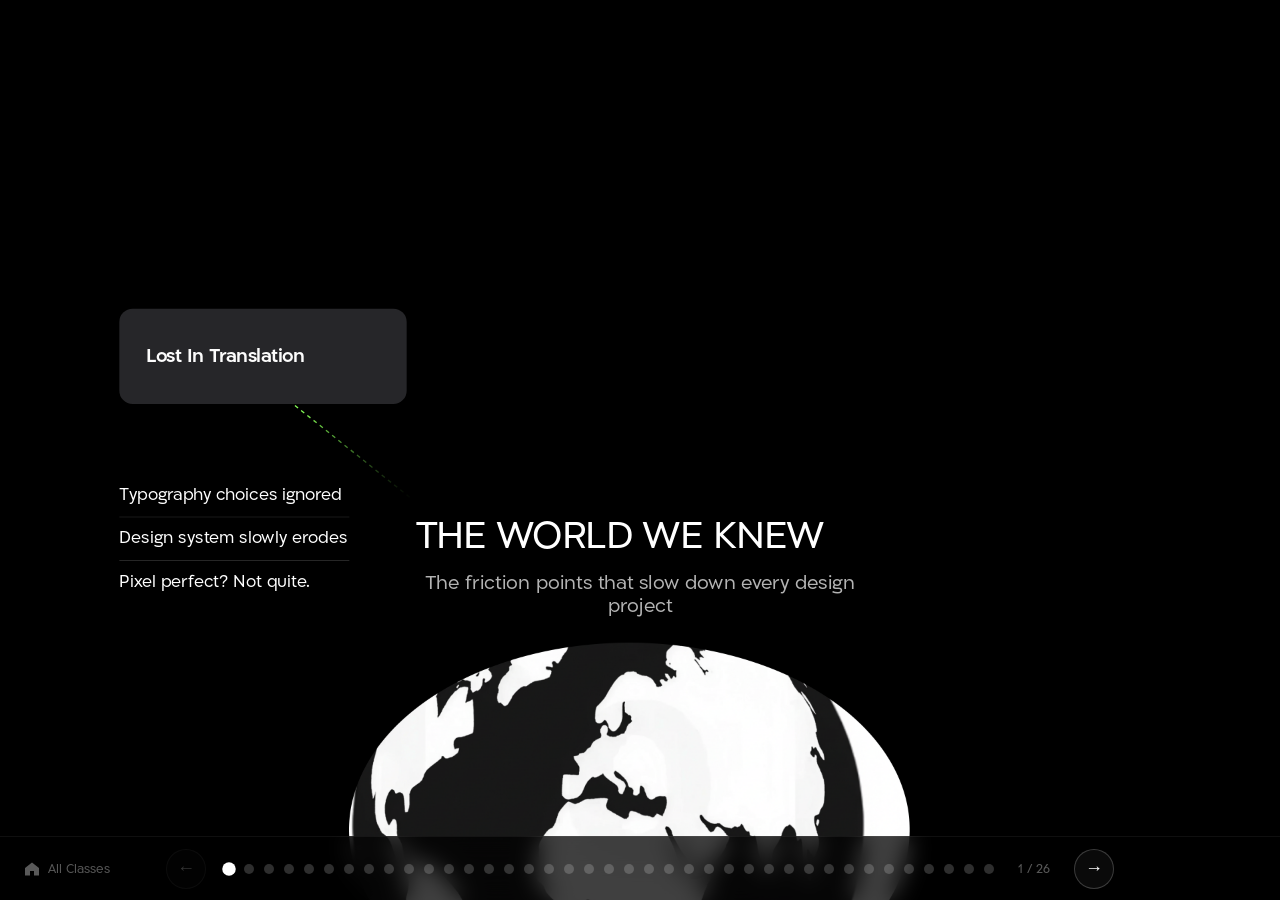
<file: the-shift.html>
<!DOCTYPE html>
<html lang="en">
<head>
  <meta charset="UTF-8" />
  <meta name="viewport" content="width=device-width, initial-scale=1.0" />
  <title>Design to Code - Presentation</title>
  <link rel="preconnect" href="https://fonts.googleapis.com" />
  <link rel="preconnect" href="https://fonts.gstatic.com" crossorigin />
  <link href="https://fonts.googleapis.com/css2?family=Fira+Code:wght@400;500&display=swap" rel="stylesheet" />
  <style>
    /* ── Fonts ── */
    @font-face {
      font-family: 'MinecraftRegular';
      src: url('https://fonts.cdnfonts.com/s/25041/1_MinecraftRegular1.woff') format('woff');
      font-weight: 400;
      font-style: normal;
    }
    @font-face {
      font-family: 'Ploni';
      src: url('fonts/ploni-regular-aaa.otf') format('opentype');
      font-weight: 400;
      font-style: normal;
    }
    @font-face {
      font-family: 'Ploni';
      src: url('fonts/ploni-regular-aaa.otf') format('opentype');
      font-weight: 400;
    }
    @font-face {
      font-family: 'Ploni';
      src: url('fonts/ploni-demibold-aaa.otf') format('opentype');
      font-weight: 700;
    }

    /* ── Reset ── */
    *, *::before, *::after { margin: 0; padding: 0; box-sizing: border-box; }

    html, body {
      background: #000;
      color: #fff;
      font-family: 'Ploni', sans-serif;
      overflow: hidden;
      height: 100vh;
      width: 100vw;
    }

    /* ── Slide system ── */
    .slides-container {
      position: relative;
      width: 100%;
      height: 100%;
    }

    .slide {
      position: absolute;
      inset: 0;
      opacity: 0;
      pointer-events: none;
      transition: opacity 0.5s ease;
      overflow: hidden;
    }

    .slide.active {
      opacity: 1;
      pointer-events: auto;
    }

    /* ── Scaling wrapper — design is 1920x1080 ── */
    .slide-inner {
      position: absolute;
      width: 1920px;
      height: 1080px;
      top: 50%;
      left: 50%;
      transform-origin: center center;
    }

    /* ═══════════════════════════════════════
       SLIDE 1 — Hero (from Figma)
    ═══════════════════════════════════════ */

    /* Grid background */
    .s1-grid {
      position: absolute;
      top: -242px;
      left: 158px;
      width: 1564px;
      height: 1573px;
      pointer-events: none;
      opacity: 0.7;
    }

    .s1-grid img {
      width: 100%;
      height: 100%;
      display: block;
    }

    /* Title block — centered */
    .s1-title-block {
      position: absolute;
      width: 429px;
      height: 423px;
      left: calc(50% - 20.5px);
      top: calc(50% - 211.5px);
      transform: translate(-50%, -50%);
    }

    .s1-title-group {
      position: absolute;
      left: 1.24px;
      top: 0;
      width: 444px;
      height: 423px;
    }

    /* "DESIGN" shadow text (yellow) */
    .s1-design-shadow {
      position: absolute;
      left: 7.42px;
      top: 0;
      font-family: 'Ploni', sans-serif;
      font-size: 124px;
      text-transform: uppercase;
      color: #ffc937;
      line-height: 1;
      white-space: nowrap;
    }

    /* "DESIGN" main text (white) */
    .s1-design {
      position: absolute;
      left: 11.13px;
      top: 3.71px;
      font-family: 'Ploni', sans-serif;
      font-size: 124px;
      text-transform: uppercase;
      color: #fff;
      line-height: 1;
      white-space: nowrap;
    }

    /* Triangle shape */
    .s1-triangle {
      position: absolute;
      left: 91px;
      top: 126px;
      width: 254px;
      height: 256px;
      display: flex;
      align-items: center;
      justify-content: center;
    }

    .s1-triangle-inner {
      width: 254px;
      height: 256px;
      position: relative;
      transform: rotate(180deg);
    }

    .s1-triangle-mask {
      position: absolute;
      inset: 0;
      overflow: hidden;
    }

    .s1-triangle-mask img {
      width: 100%;
      height: 100%;
      display: block;
    }

    .s1-triangle-gradient {
      position: absolute;
      inset: 0;
      overflow: hidden;
    }

    .s1-triangle-gradient img {
      width: 100%;
      height: 100%;
      display: block;
    }

    .s1-triangle-noise {
      position: absolute;
      inset: 0;
      mix-blend-mode: overlay;
      opacity: 0.8;
    }

    .s1-noise-1 {
      position: absolute;
      inset: 0;
      background-size: 307px 307px;
      background-position: top left;
      opacity: 0.6;
      pointer-events: none;
    }

    .s1-noise-2 {
      position: absolute;
      inset: 0;
      background-size: 410px 410px;
      background-position: top left;
      mix-blend-mode: overlay;
      opacity: 0.7;
      pointer-events: none;
    }

    /* "CODE" shadow text (pink) */
    .s1-code-shadow {
      position: absolute;
      left: 4.95px;
      top: 202.6px;
      font-family: 'Ploni', sans-serif;
      font-size: 184px;
      text-transform: uppercase;
      color: #ff2b9b;
      line-height: 1;
    }

    /* "CODE" main text (white) */
    .s1-code {
      position: absolute;
      left: 1.24px;
      top: 198.89px;
      font-family: 'Ploni', sans-serif;
      font-size: 184px;
      text-transform: uppercase;
      color: #fff;
      line-height: 1;
    }

    /* "T0" text */
    .s1-to {
      position: absolute;
      left: 147px;
      top: 105px;
      width: 149px;
      height: 149px;
      display: flex;
      align-items: center;
      justify-content: center;
      font-family: 'Ploni', sans-serif;
      font-style: italic;
      font-size: 124px;
      text-transform: uppercase;
      color: #ff2b9b;
      text-align: center;
      line-height: 1;
    }

    /* Subtitle */
    .s1-subtitle {
      position: absolute;
      left: 50%;
      top: 579px;
      transform: translate(-50%, -50%);
      width: 725px;
      font-family: 'Ploni', sans-serif;
      font-size: 32px;
      color: #fff;
      text-align: center;
      line-height: 1.1;
    }

    /* Profiles section */
    .s1-profiles {
      position: absolute;
      left: 50%;
      top: 723px;
      transform: translateX(-50%);
      display: flex;
      gap: 40px;
      align-items: center;
    }

    .s1-profile-card {
      display: flex;
      align-items: center;
      position: relative;
      padding-right: 100px;
    }

    .s1-profile-bg {
      background: #262629;
      border-radius: 20px;
      width: 315px;
      height: 114px;
      display: flex;
      align-items: center;
      padding: 20px 24px;
      margin-right: -100px;
      position: relative;
      z-index: 1;
    }

    .s1-profile-info {
      display: flex;
      flex-direction: column;
    }

    .s1-profile-name {
      font-family: 'Ploni', sans-serif;
      font-weight: 400;
      font-size: 40px;
      text-transform: uppercase;
      color: #fff;
      letter-spacing: 2px;
      line-height: 1.2;
    }

    .s1-profile-last {
      font-family: 'Ploni', sans-serif;
      font-size: 20px;
      color: #fff;
      line-height: 1.1;
    }

    .s1-avatar {
      width: 159px;
      height: 159px;
      border-radius: 50%;
      overflow: hidden;
      position: relative;
      z-index: 2;
      margin-right: -100px;
      flex-shrink: 0;
    }

    .s1-avatar img {
      position: absolute;
      display: block;
    }

    .s1-avatar-daniel img {
      width: 136.61%;
      height: 136.61%;
      left: -19.63%;
      top: -14.76%;
    }

    .s1-avatar-hani {
      background: #5958cc;
    }

    .s1-avatar-hani img {
      width: 117%;
      height: 171.6%;
      left: -13.13%;
      top: -8.7%;
    }

    /* ═══════════════════════════════════════
       SLIDE 2 — "The World We Knew" (from Figma)
    ═══════════════════════════════════════ */

    /* Globe image */
    .s2-globe {
      position: absolute;
      left: calc(50% - 16.5px);
      top: 829px;
      width: 841px;
      height: 561px;
      transform: translateX(-50%);
      z-index: 1;
    }

    .s2-globe img {
      width: 100%;
      height: 100%;
      display: block;
    }

    /* Title + subtitle block */
    .s2-text-block {
      position: absolute;
      left: 50%;
      top: 634px;
      transform: translateX(-50%);
      width: 676px;
      display: flex;
      flex-direction: column;
      gap: 16px;
      z-index: 3;
    }

    .s2-text-block h2 {
      font-family: 'Ploni', sans-serif;
      font-weight: 400;
      font-size: 65px;
      text-transform: uppercase;
      color: #fff;
      letter-spacing: -1.44px;
      line-height: 1.1;
    }

    .s2-text-block p {
      font-family: 'Ploni', sans-serif;
      font-size: 32px;
      color: #fff;
      opacity: 0.7;
      text-align: center;
      line-height: 1.1;
    }

    /* Card */
    .s2-card {
      position: absolute;
      left: 179px;
      top: 328px;
      width: 431px;
      height: 143px;
      background: #262629;
      border-radius: 20px;
      display: flex;
      flex-direction: column;
      justify-content: center;
      padding: 40px;
      z-index: 5;
    }

    .s2-card h3 {
      font-family: 'Ploni', sans-serif;
      font-weight: 700;
      font-size: 32px;
      color: #fcfcfc;
      text-transform: capitalize;
      letter-spacing: -0.64px;
      line-height: 1.1;
    }

    /* Connector arrow */
    .s2-connector {
      position: absolute;
      left: 440px;
      top: 471px;
      width: 203px;
      height: 163px;
      z-index: 4;
      transform: scaleY(-1) rotate(180deg);
    }

    .s2-connector img {
      width: 100%;
      height: 100%;
      display: block;
    }

    /* Bullet list */
    .s2-bullets {
      position: absolute;
      left: 179px;
      top: 576px;
      width: 345px;
      list-style: none;
      border-radius: 12px;
      z-index: 5;
    }

    .s2-bullets li {
      font-family: 'Ploni', sans-serif;
      font-size: 28px;
      color: #fff;
      height: 65px;
      display: flex;
      align-items: center;
      border-bottom: 1px solid rgba(255,255,255,0.2);
      line-height: 1.1;
    }

    .s2-bullets li:last-child {
      border-bottom: none;
    }

    /* ═══════════════════════════════════════
       SLIDE 3 — "The World We Knew" + Endless Iterations (from Figma)
    ═══════════════════════════════════════ */

    /* Reuse globe, title from s2 positions */
    .s3-globe { position: absolute; left: calc(50% - 16.5px); top: 829px; width: 841px; height: 561px; transform: translateX(-50%); z-index: 1; }
    .s3-globe img { width: 100%; height: 100%; display: block; }

    .s3-text-block { position: absolute; left: 50%; top: 634px; transform: translateX(-50%); width: 676px; display: flex; flex-direction: column; gap: 16px; z-index: 3; }
    .s3-text-block h2 { font-family: 'Ploni', sans-serif; font-weight: 400; font-size: 65px; text-transform: uppercase; color: #fff; letter-spacing: -1.44px; line-height: 1.1; }
    .s3-text-block p { font-family: 'Ploni', sans-serif; font-size: 32px; color: #fff; opacity: 0.7; text-align: center; line-height: 1.1; }

    /* Card 1 — faded */
    .s3-card1 { position: absolute; left: 179px; top: 328px; width: 431px; height: 143px; background: #262629; border-radius: 20px; display: flex; flex-direction: column; justify-content: center; padding: 40px; z-index: 5; opacity: 0.3; }
    .s3-card1 h3 { font-family: 'Ploni', sans-serif; font-weight: 700; font-size: 32px; color: #fcfcfc; text-transform: capitalize; letter-spacing: -0.64px; line-height: 1.1; }

    .s3-connector1 { position: absolute; left: 440px; top: 471px; width: 203px; height: 163px; z-index: 4; transform: scaleY(-1) rotate(180deg); opacity: 0.3; }
    .s3-connector1 img { width: 100%; height: 100%; display: block; }

    .s3-bullets1 { position: absolute; left: 179px; top: 576px; width: 345px; list-style: none; border-radius: 12px; z-index: 5; opacity: 0.3; }
    .s3-bullets1 li { font-family: 'Ploni', sans-serif; font-size: 28px; color: #fff; height: 65px; display: flex; align-items: center; border-bottom: 1px solid rgba(255,255,255,0.2); line-height: 1.1; }
    .s3-bullets1 li:last-child { border-bottom: none; }

    /* Card 2 — active */
    .s3-card2 { position: absolute; left: 728px; top: 168px; width: 431px; height: 143px; background: #262629; border-radius: 20px; display: flex; flex-direction: column; justify-content: center; padding: 40px; z-index: 5; }
    .s3-card2 h3 { font-family: 'Ploni', sans-serif; font-weight: 700; font-size: 32px; color: #fcfcfc; text-transform: capitalize; letter-spacing: -0.64px; line-height: 1.1; }

    .s3-connector2 { position: absolute; left: 946px; top: 310.5px; width: 86px; height: 281.5px; z-index: 4; transform: scaleY(-1) rotate(180deg); }
    .s3-connector2 img { width: 100%; height: 100%; display: block; }

    .s3-bullets2 { position: absolute; left: 1069px; top: 374px; width: 500px; list-style: none; border-radius: 12px; z-index: 5; }
    .s3-bullets2 li { font-family: 'Ploni', sans-serif; font-size: 32px; color: #fff; height: 65px; display: flex; align-items: center; border-bottom: 1px solid rgba(255,255,255,0.2); line-height: 1.1; white-space: nowrap; }
    .s3-bullets2 li:last-child { border-bottom: none; }

    /* ═══════════════════════════════════════
       SLIDE 4 — "The World We Knew" + Lost In Translation (from Figma)
    ═══════════════════════════════════════ */

    .s4-globe { position: absolute; left: calc(50% - 16.5px); top: 829px; width: 841px; height: 561px; transform: translateX(-50%); z-index: 1; }
    .s4-globe img { width: 100%; height: 100%; display: block; }

    .s4-text-block { position: absolute; left: 50%; top: 634px; transform: translateX(-50%); width: 676px; display: flex; flex-direction: column; gap: 16px; z-index: 3; }
    .s4-text-block h2 { font-family: 'Ploni', sans-serif; font-weight: 400; font-size: 65px; text-transform: uppercase; color: #fff; letter-spacing: -1.44px; line-height: 1.1; }
    .s4-text-block p { font-family: 'Ploni', sans-serif; font-size: 32px; color: #fff; opacity: 0.7; text-align: center; line-height: 1.1; }

    /* Card 1 — faded */
    .s4-card1 { position: absolute; left: 179px; top: 328px; width: 431px; height: 143px; background: #262629; border-radius: 20px; display: flex; flex-direction: column; justify-content: center; padding: 40px; z-index: 5; opacity: 0.3; }
    .s4-card1 h3 { font-family: 'Ploni', sans-serif; font-weight: 700; font-size: 32px; color: #fcfcfc; text-transform: capitalize; letter-spacing: -0.64px; line-height: 1.1; }

    .s4-connector1 { position: absolute; left: 440px; top: 471px; width: 203px; height: 163px; z-index: 4; transform: scaleY(-1) rotate(180deg); opacity: 0.3; }
    .s4-connector1 img { width: 100%; height: 100%; display: block; }

    /* Card 2 — faded */
    .s4-card2 { position: absolute; left: 728px; top: 168px; width: 431px; height: 143px; background: #262629; border-radius: 20px; display: flex; flex-direction: column; justify-content: center; padding: 40px; z-index: 5; opacity: 0.3; }
    .s4-card2 h3 { font-family: 'Ploni', sans-serif; font-weight: 700; font-size: 32px; color: #fcfcfc; text-transform: capitalize; letter-spacing: -0.64px; line-height: 1.1; }

    .s4-connector2 { position: absolute; left: 946px; top: 310.5px; width: 86px; height: 281.5px; z-index: 4; transform: scaleY(-1) rotate(180deg); opacity: 0.3; }
    .s4-connector2 img { width: 100%; height: 100%; display: block; }

    /* Card 3 — active */
    .s4-card3 { position: absolute; left: 1383px; top: 323px; width: 431px; height: 143px; background: #262629; border-radius: 20px; display: flex; flex-direction: column; justify-content: center; padding: 40px; z-index: 5; }
    .s4-card3 h3 { font-family: 'Ploni', sans-serif; font-weight: 700; font-size: 32px; color: #fcfcfc; text-transform: capitalize; letter-spacing: -0.64px; line-height: 1.1; }

    .s4-connector3 { position: absolute; left: 1317px; top: 466px; width: 168px; height: 162px; z-index: 4; transform: scaleY(-1) rotate(180deg); }
    .s4-connector3 img { width: 100%; height: 100%; display: block; }

    .s4-bullets3 { position: absolute; left: 1521px; top: 518px; width: 399px; list-style: none; border-radius: 12px; z-index: 5; }
    .s4-bullets3 li { font-family: 'Ploni', sans-serif; font-size: 32px; color: #fff; height: 65px; display: flex; align-items: center; border-bottom: 1px solid rgba(255,255,255,0.2); line-height: 1.1; }
    .s4-bullets3 li:last-child { border-bottom: none; }

    /* ═══════════════════════════════════════
       SLIDE 5 — "The World We're Building" (from Figma)
    ═══════════════════════════════════════ */

    .s5-grid { position: absolute; top: -242px; left: 158px; width: 1564px; height: 1573px; pointer-events: none; opacity: 0.7; }
    .s5-grid img { width: 100%; height: 100%; display: block; }

    /* Big cool shape — top center */
    .s5-shape-big {
      position: absolute;
      left: 540px;
      top: -80px;
      width: 514px;
      height: 514px;
      display: flex;
      align-items: center;
      justify-content: center;
      z-index: 2;
    }
    .s5-shape-big img {
      width: 376px;
      height: 376px;
      transform: rotate(30deg);
    }

    /* Small cool shape — bottom center */
    .s5-shape-small {
      position: absolute;
      left: 1079px;
      top: 854px;
      width: 123px;
      height: 123px;
      display: flex;
      align-items: center;
      justify-content: center;
      z-index: 6;
    }
    .s5-shape-small img {
      width: 110px;
      height: 110px;
      transform: rotate(7.33deg);
      filter: blur(4px);
    }

    /* Center text */
    .s5-center-text {
      position: absolute;
      left: 50%;
      top: 50%;
      transform: translate(calc(-50% + 0.5px), calc(-50% + 0.5px));
      width: 901px;
      display: flex;
      flex-direction: column;
      align-items: center;
      gap: 16px;
      z-index: 5;
    }

    .s5-label {
      font-family: 'Inter', 'Ploni', sans-serif;
      font-weight: 400;
      font-size: 20px;
      text-transform: capitalize;
      letter-spacing: 2px;
      color: #fff;
      text-align: center;
      line-height: 1.1;
    }

    .s5-title {
      font-family: 'Ploni', sans-serif;
      font-weight: 400;
      font-size: 65px;
      text-transform: uppercase;
      color: #fff;
      letter-spacing: -1.44px;
      line-height: 1.1;
      width: 100%;
      white-space: nowrap;
      text-align: center;
    }

    /* White cards */
    .s5-card {
      position: absolute;
      background: #fff;
      border-radius: 20px;
      width: 431px;
      height: 143px;
      display: flex;
      flex-direction: column;
      align-items: center;
      justify-content: center;
      gap: 10px;
      padding: 44px 91px;
      text-transform: capitalize;
      white-space: nowrap;
      z-index: 5;
    }

    .s5-card h3 {
      font-family: 'Ploni', sans-serif;
      font-weight: 700;
      font-size: 32px;
      color: #140101;
      letter-spacing: -0.64px;
      line-height: 1.1;
    }

    .s5-card p {
      font-family: 'Ploni', sans-serif;
      font-weight: 400;
      font-size: 24px;
      color: #140101;
      letter-spacing: -0.48px;
      line-height: 1.1;
    }

    .s5-card-1 { left: 46px; top: 293px; }
    .s5-card-2 { left: 375px; top: 808px; }
    .s5-card-3 { left: 1291px; top: 176px; }

    /* Connectors */
    .s5-conn-1 { position: absolute; left: 307px; top: 436px; width: 203px; height: 163px; z-index: 4; transform: scaleY(-1) rotate(180deg); }
    .s5-conn-1 img { width: 100%; height: 100%; display: block; }

    .s5-conn-2 { position: absolute; left: 698px; top: 643px; width: 203px; height: 163px; z-index: 4; transform: rotate(180deg); }
    .s5-conn-2 img { width: 100%; height: 100%; display: block; }

    .s5-conn-3 { position: absolute; left: 1304px; top: 319px; width: 203px; height: 163px; z-index: 4; }
    .s5-conn-3 img { width: 100%; height: 100%; display: block; }

    /* Planet ring — bottom right */
    .s5-planet {
      position: absolute;
      left: calc(50% + 691.5px);
      top: 670px;
      width: 1123px;
      height: 887px;
      transform: translateX(-50%);
      z-index: 1;
    }
    .s5-planet img { width: 100%; height: 100%; display: block; }

    /* ═══════════════════════════════════════
       SLIDES 8-9 — Toys vs Tools (from Figma)
    ═══════════════════════════════════════ */

    /* Left side — Toys */
    .s8-left {
      position: absolute;
      left: 120px;
      top: 422px;
      display: flex;
      flex-direction: column;
      gap: 40px;
      align-items: flex-start;
    }

    .s8-left-title {
      font-family: 'Ploni', sans-serif;
      font-weight: 400;
      font-size: 50px;
      text-transform: uppercase;
      color: #fff;
      letter-spacing: -1.12px;
      line-height: 1.1;
      white-space: nowrap;
    }

    .s8-toy-cards {
      display: flex;
      flex-direction: column;
      gap: 20px;
    }

    .s8-toy-card {
      width: 373px;
      height: 132px;
      border-radius: 20px;
      overflow: hidden;
      display: flex;
      align-items: center;
      justify-content: center;
    }

    .s8-toy-card img {
      width: 100%;
      height: 100%;
      object-fit: cover;
      display: block;
    }

    .s8-toy-card-dark {
      background: #1b1b1b;
      padding: 25px 28px;
    }

    .s8-toy-card-dark img {
      width: auto;
      height: 82px;
      object-fit: contain;
    }

    /* Right side — Tools */
    .s8-right {
      position: absolute;
      left: 1034px;
      top: 120px;
      width: 766px;
      display: flex;
      flex-direction: column;
      align-items: center;
      gap: 40px;
    }

    .s8-right-header {
      display: flex;
      flex-direction: column;
      align-items: center;
      gap: 8px;
      width: 100%;
    }

    .s8-right-label {
      font-family: 'Inter', 'Ploni', sans-serif;
      font-weight: 400;
      font-size: 20px;
      text-transform: capitalize;
      letter-spacing: 2px;
      color: #7bed52;
      text-align: center;
      line-height: 1.1;
    }

    .s8-right-title {
      font-family: 'Ploni', sans-serif;
      font-weight: 400;
      font-size: 50px;
      text-transform: uppercase;
      color: #fff;
      letter-spacing: -1.12px;
      line-height: 1.1;
      white-space: nowrap;
    }

    .s8-tool-cards {
      display: flex;
      flex-direction: column;
      gap: 20px;
    }

    .s8-tool-card {
      width: 373px;
      height: 132px;
      background: #fff;
      border-radius: 20px;
      display: flex;
      align-items: center;
      justify-content: center;
      padding: 25px 28px;
      overflow: hidden;
      position: relative;
    }

    .s8-tool-card img {
      max-width: 100%;
      max-height: 82px;
      object-fit: contain;
    }

    /* Cursor logo — clean cube icon */
    .s8-tool-card-cursor {
      padding: 24px 28px;
    }
    .s8-tool-card-cursor img {
      max-height: 84px;
    }

    /* Claude Code logo — rounded icon */
    .s8-tool-card-claude {
      padding: 22px 28px;
    }
    .s8-tool-card-claude img {
      max-height: 88px;
      border-radius: 16px;
    }

    /* GitHub logo — octocat + text, ensure fully visible */
    .s8-tool-card-github {
      padding: 28px 50px;
    }
    .s8-tool-card-github img {
      max-height: 76px;
      max-width: 100%;
      width: auto;
    }

    /* ═══════════════════════════════════════
       SLIDE 10 — Lovable Screenshot + Pain Points
    ═══════════════════════════════════════ */

    .s10-screenshot {
      position: absolute;
      left: 76px;
      top: 50%;
      transform: translateY(calc(-50% + 0.5px));
      width: 1094px;
      height: 709px;
      overflow: hidden;
      border-radius: 12px;
    }

    .s10-screenshot img {
      position: absolute;
      width: 108.1%;
      height: 104.24%;
      left: -4.01%;
      top: -2.06%;
      display: block;
    }

    .s10-right {
      position: absolute;
      left: 1290px;
      top: 325px;
      width: 512px;
      display: flex;
      flex-direction: column;
      gap: 40px;
      align-items: flex-start;
    }

    .s10-shape {
      width: 158px;
      height: 158px;
      transform: rotate(180deg);
    }

    .s10-shape img {
      width: 100%;
      height: 100%;
      display: block;
    }

    .s10-pain-points {
      display: flex;
      flex-direction: column;
      gap: 16px;
      width: 100%;
    }

    .s10-pain-points p {
      font-family: 'Ploni', sans-serif;
      font-weight: 400;
      font-size: 44px;
      color: #fff;
      text-transform: capitalize;
      line-height: 1.1;
    }

    /* ═══════════════════════════════════════
       SLIDE 11 — Restricted (from Figma)
    ═══════════════════════════════════════ */

    /* Faded screenshot */
    .s11-screenshot {
      position: absolute;
      left: 76px;
      top: 50%;
      transform: translateY(calc(-50% + 0.5px));
      width: 1094px;
      height: 709px;
      overflow: hidden;
      border-radius: 12px;
      opacity: 0.2;
    }

    .s11-screenshot img {
      position: absolute;
      width: 108.1%;
      height: 104.24%;
      left: -4.01%;
      top: -2.06%;
      display: block;
    }

    /* Diagonal strikethrough line */
    .s11-strikethrough {
      position: absolute;
      left: 95px;
      top: 228px;
      width: 1062.5px;
      height: 641.5px;
      z-index: 2;
    }

    .s11-strikethrough img {
      width: 100%;
      height: 100%;
      display: block;
    }

    /* RESTRICTED text */
    .s11-restricted {
      position: absolute;
      left: 607px;
      top: 548px;
      transform: translate(-50%, -50%);
      width: 766px;
      font-family: 'Ploni', sans-serif;
      font-weight: 400;
      font-size: 56px;
      text-transform: uppercase;
      color: #ff383c;
      text-align: center;
      letter-spacing: -1.12px;
      line-height: 1.1;
      z-index: 3;
    }

    /* Reuse right side from s10 */
    .s11-right {
      position: absolute;
      left: 1288px;
      top: 325px;
      width: 512px;
      display: flex;
      flex-direction: column;
      gap: 40px;
      align-items: flex-start;
    }

    /* ═══════════════════════════════════════
       SLIDE 12 — Cursor IDE + GitHub Card (from Figma)
    ═══════════════════════════════════════ */

    /* Main Cursor IDE card */
    .s12-cursor-card {
      position: absolute;
      left: 125px;
      top: 428px;
      width: 968px;
      height: 463px;
      background: #1b1b1b;
      border-radius: 23px;
      padding: 21px 0 0 0;
      display: flex;
      flex-direction: column;
      overflow: hidden;
      z-index: 5;
    }

    .s12-cursor-header {
      display: flex;
      align-items: flex-end;
      justify-content: space-between;
      padding: 0 20px;
      width: 100%;
    }

    .s12-cursor-header-left {
      display: flex;
      align-items: center;
      gap: 18px;
    }

    .s12-cursor-icon {
      width: 58px;
      height: 55px;
      flex-shrink: 0;
    }

    .s12-cursor-icon img {
      width: 100%;
      height: 100%;
      object-fit: cover;
    }

    .s12-cursor-title {
      font-family: 'Ploni', sans-serif;
      font-weight: 400;
      font-size: 28px;
      color: #fff;
      text-transform: capitalize;
      line-height: 1.1;
    }

    .s12-avatars {
      display: flex;
      align-items: center;
      padding-right: 9px;
    }

    .s12-avatar {
      width: 47px;
      height: 47px;
      border-radius: 50%;
      overflow: hidden;
      margin-right: -9px;
      flex-shrink: 0;
    }

    .s12-avatar img {
      width: 110%;
      height: 110%;
      object-fit: cover;
      margin: -5%;
    }

    .s12-cursor-divider {
      width: 100%;
      height: 1px;
      margin-top: 24px;
    }

    .s12-cursor-divider img {
      width: 100%;
      height: 100%;
      display: block;
    }

    /* Screenshot in bottom of card */
    .s12-cursor-screenshot {
      position: absolute;
      left: 125px;
      top: 527px;
      width: 968px;
      height: 361px;
      overflow: hidden;
      border-radius: 0 0 27px 27px;
      z-index: 6;
    }

    .s12-cursor-screenshot img {
      position: absolute;
      width: 100%;
      height: 100.83%;
      left: 0;
      top: -0.04%;
      display: block;
    }

    /* GitHub card */
    .s12-github-card {
      position: absolute;
      left: 862px;
      top: 211px;
      width: 363px;
      height: 414px;
      background: #2a282d;
      border-radius: 20px;
      padding: 20px 16px;
      z-index: 2;
      overflow: hidden;
    }

    .s12-github-logo {
      width: 36px;
      height: 42px;
      overflow: hidden;
    }

    .s12-github-logo img {
      width: 246%;
      height: 105%;
      position: relative;
      left: -135%;
      top: -3%;
    }

    .s12-github-branch {
      position: absolute;
      left: 889px;
      top: 327px;
      width: 67px;
      height: 275px;
      z-index: 3;
    }

    .s12-github-branch img {
      width: 100%;
      height: 100%;
      display: block;
    }

    /* Gray pill elements inside github card */
    .s12-gh-pill {
      position: absolute;
      height: 16px;
      background: #494747;
      border-radius: 100px;
    }

    .s12-gh-pill-1 { left: 104px; top: 109px; width: 54px; }
    .s12-gh-pill-2 { left: 101px; top: 166px; width: 30px; }
    .s12-gh-pill-3 { left: 101px; top: 223px; width: 30px; }

    .s12-github-divider {
      position: absolute;
      left: 0;
      top: 74px;
      width: 100%;
      height: 1px;
    }

    .s12-github-divider img {
      width: 100%;
      height: 100%;
      display: block;
    }

    /* Right side — benefits */
    .s12-right {
      position: absolute;
      left: 1357px;
      top: 389px;
      display: flex;
      flex-direction: column;
      gap: 40px;
      align-items: flex-start;
    }

    .s12-benefits {
      display: flex;
      flex-direction: column;
      gap: 16px;
    }

    .s12-benefits p {
      font-family: 'Ploni', sans-serif;
      font-weight: 400;
      font-size: 44px;
      color: #fff;
      text-transform: capitalize;
      line-height: 1.1;
    }

    /* ═══════════════════════════════════════
       SLIDES 13-16 — The Unfair Advantage (from Figma)
    ═══════════════════════════════════════ */

    .s13-bg {
      position: absolute;
      inset: 0;
      background: linear-gradient(128deg, #000 38.5%, #06150f 97.6%);
    }

    /* Center text */
    .s13-center {
      position: absolute;
      left: 50%;
      top: 50%;
      transform: translate(-50%, -50%);
      display: flex;
      flex-direction: column;
      align-items: center;
      gap: 8px;
      z-index: 2;
    }

    .s13-label {
      font-family: 'Inter', 'Ploni', sans-serif;
      font-weight: 400;
      font-size: 20px;
      text-transform: capitalize;
      letter-spacing: 2px;
      color: #7bed52;
      text-align: center;
      line-height: 1.1;
    }

    .s13-title {
      font-family: 'Ploni', sans-serif;
      font-weight: 400;
      font-size: 72px;
      text-transform: uppercase;
      color: #fff;
      text-align: center;
      letter-spacing: -1.6px;
      line-height: 1.1;
      width: 930px;
    }

    /* White cards */
    .s13-card {
      position: absolute;
      background: #fff;
      border-radius: 20px;
      width: 431px;
      height: 143px;
      display: flex;
      flex-direction: column;
      align-items: center;
      justify-content: center;
      gap: 10px;
      padding: 44px 91px;
      text-transform: capitalize;
      white-space: nowrap;
      z-index: 3;
    }

    .s13-card h3 {
      font-family: 'Ploni', sans-serif;
      font-weight: 700;
      font-size: 32px;
      color: #140101;
      letter-spacing: -0.64px;
      line-height: 1.1;
    }

    .s13-card p {
      font-family: 'Ploni', sans-serif;
      font-weight: 400;
      font-size: 24px;
      color: #140101;
      letter-spacing: -0.48px;
      line-height: 1.1;
    }

    /* Card positions */
    .s13-card-1 { left: 260px; top: 137px; }
    .s13-card-2 { left: 1209px; top: 78px; }
    .s13-card-3 { left: 96px; top: 705px; }
    .s13-card-4 { left: 1338px; top: 769px; }

    /* Connectors */
    .s13-conn { position: absolute; width: 203px; height: 163px; z-index: 2; }
    .s13-conn img { width: 100%; height: 100%; display: block; }

    .s13-conn-1 { left: 427px; top: 285px; transform: scaleY(-1) rotate(180deg); }
    .s13-conn-2 { left: 1239px; top: 221px; }
    .s13-conn-3 { left: 419px; top: 540px; transform: rotate(180deg); }
    .s13-conn-4 { left: 1334px; top: 606px; transform: scaleY(-1); }

    /* ═══════════════════════════════════════
       SLIDE 17 — The Gap (from Figma)
    ═══════════════════════════════════════ */

    .s17-center {
      position: absolute;
      left: 50%;
      top: 50%;
      transform: translate(-50%, -50%);
      display: flex;
      flex-direction: column;
      align-items: center;
      gap: 8px;
      z-index: 2;
    }

    .s17-label {
      font-family: 'Inter', 'Ploni', sans-serif;
      font-weight: 400;
      font-size: 20px;
      text-transform: capitalize;
      letter-spacing: 2px;
      color: #7bed52;
      text-align: center;
      line-height: 1.1;
    }

    .s17-title {
      font-family: 'Ploni', sans-serif;
      font-weight: 400;
      font-size: 72px;
      text-transform: uppercase;
      color: #fff;
      text-align: center;
      letter-spacing: -1.6px;
      line-height: 1.1;
      width: 1082px;
    }

    .s17-line-top {
      position: absolute;
      left: calc(50% + 0.5px);
      top: 49px;
      width: 15px;
      height: 354px;
      transform: translateX(-50%);
      z-index: 1;
    }

    .s17-line-bottom {
      position: absolute;
      left: calc(50% + 0.5px);
      top: 677px;
      width: 15px;
      height: 354px;
      transform: translateX(-50%);
      z-index: 1;
    }

    .s17-line-top img,
    .s17-line-bottom img {
      width: 100%;
      height: 100%;
      display: block;
    }

    /* ═══════════════════════════════════════
       SLIDE 18 — The Gap + Subtitle (animated)
    ═══════════════════════════════════════ */

    /* Subtitle that fades in */
    .s18-subtitle {
      position: absolute;
      left: 50%;
      top: 711.5px;
      transform: translate(-50%, -50%);
      width: 676px;
      font-family: 'Ploni', sans-serif;
      font-weight: 400;
      font-size: 32px;
      color: #fff;
      opacity: 0;
      text-align: center;
      line-height: 1.1;
      z-index: 2;
      transition: opacity 0.8s ease 0.2s, transform 0.8s ease 0.2s;
      transform: translate(-50%, calc(-50% + 20px));
    }

    .slide.active .s18-subtitle {
      opacity: 0.7;
      transform: translate(-50%, -50%);
    }

    /* Bottom line that shrinks and moves down */
    .s18-line-bottom {
      position: absolute;
      left: calc(50% + 0.5px);
      top: 677px;
      width: 15px;
      height: 354px;
      transform: translateX(-50%);
      z-index: 1;
      transition: top 0.8s ease, height 0.8s ease;
    }

    .slide.active .s18-line-bottom {
      top: 827px;
      height: 204px;
    }

    .s18-line-bottom img {
      width: 100%;
      height: 100%;
      display: block;
    }

    /* ═══════════════════════════════════════
       SLIDE 19 — By The End Of Today (from Figma)
    ═══════════════════════════════════════ */

    .s19-grid {
      position: absolute;
      left: 601px;
      top: -242px;
      width: 677px;
      height: 681px;
      pointer-events: none;
      opacity: 0.7;
    }

    .s19-grid img {
      width: 100%;
      height: 100%;
      display: block;
    }

    .s19-center {
      position: absolute;
      left: calc(50% + 0.5px);
      top: calc(50% - 183px);
      transform: translate(-50%, -50%);
      display: flex;
      flex-direction: column;
      align-items: center;
      gap: 8px;
      z-index: 2;
    }

    .s19-label {
      font-family: 'Inter', 'Ploni', sans-serif;
      font-weight: 400;
      font-size: 20px;
      text-transform: capitalize;
      letter-spacing: 2px;
      color: #7bed52;
      text-align: center;
      line-height: 1.1;
    }

    .s19-title {
      font-family: 'Ploni', sans-serif;
      font-weight: 400;
      font-size: 72px;
      text-transform: uppercase;
      color: #fff;
      text-align: center;
      letter-spacing: -1.6px;
      line-height: 1.1;
      white-space: nowrap;
    }

    /* Steps row: numbers + dashed lines */
    .s19-steps {
      position: absolute;
      left: 50%;
      top: 549px;
      transform: translateX(-50%);
      display: flex;
      align-items: center;
      gap: 0;
      z-index: 2;
    }

    .s19-step-num {
      font-family: 'Ploni', sans-serif;
      font-weight: 400;
      font-size: 40px;
      color: #fff;
      opacity: 0.3;
      text-align: center;
      letter-spacing: -0.8px;
      text-transform: uppercase;
      line-height: 1.1;
      white-space: nowrap;
      flex-shrink: 0;
      width: 30px;
    }

    .s19-step-dash {
      width: 338px;
      height: 2px;
      flex-shrink: 0;
      margin: 0 29px;
    }

    .s19-step-dash img {
      width: 100%;
      height: 100%;
      display: block;
    }

    /* Cards row */
    .s19-cards {
      position: absolute;
      left: calc(50% + 0.25px);
      top: 618px;
      transform: translateX(-50%);
      display: flex;
      gap: 40px;
      align-items: center;
      z-index: 3;
    }

    .s19-card {
      width: 386px;
      height: 143px;
      background: #1b1b1b;
      border-radius: 20px;
      display: flex;
      flex-direction: column;
      align-items: flex-start;
      justify-content: center;
      gap: 10px;
      padding: 44px 40px;
      text-transform: capitalize;
      white-space: nowrap;
      flex-shrink: 0;
    }

    .s19-card:first-child {
      width: 385px;
      padding: 20px 40px;
    }

    .s19-card h3 {
      font-family: 'Ploni', sans-serif;
      font-weight: 700;
      font-size: 32px;
      color: #f8fcfd;
      letter-spacing: -0.64px;
      line-height: 1.1;
    }

    .s19-card p {
      font-family: 'Ploni', sans-serif;
      font-weight: 400;
      font-size: 24px;
      color: #f8fcfd;
      letter-spacing: -0.48px;
      line-height: 1.1;
    }

    /* ═══════════════════════════════════════
       SLIDE 21 — Why Node.js
    ═══════════════════════════════════════ */

    .s21-subtitle {
      font-family: 'Ploni', sans-serif;
      font-weight: 400;
      font-size: 26px;
      color: rgba(248, 252, 253, 0.7);
      text-align: center;
      letter-spacing: -0.3px;
      line-height: 1.3;
      max-width: 900px;
      margin-top: 8px;
    }

    .s21-subtitle strong {
      color: #f8fcfd;
      font-weight: 700;
    }

    .s21-subtitle .code {
      color: #f8fcfd;
    }

    .s21-install {
      margin-top: 20px;
      text-align: center;
    }

    /* ═══════════════════════════════════════
       SLIDES 35–37 — Where Do Your Files Live?
    ═══════════════════════════════════════ */
    .sloc-stage {
      position: absolute;
      left: 50%;
      top: 50%;
      transform: translate(-50%, -50%);
      width: 1000px;
      height: 780px;
    }
    .sloc-node {
      position: absolute;
      display: flex;
      align-items: center;
      color: rgba(248, 252, 253, 0.55);
      transition: color 420ms ease, top 520ms cubic-bezier(.4, 0, .2, 1), opacity 420ms ease;
    }
    .sloc-svg {
      width: 360px;
      height: auto;
      display: block;
    }
    .sloc-cloud    { top: 0;   left: 320px; }
    .sloc-computer { top: 560px; left: 320px; }
    .sloc-active   { color: #7bed52; }
    .sloc-dim      { opacity: 0.28; }

    .sloc-files { left: 0; width: 280px; justify-content: center; }
    .sloc-files-mid    { top: 300px; }
    .sloc-files-top    { top: 80px; }
    .sloc-files-bottom { top: 540px; }

    .sloc-files-img {
      width: 144px;
      height: 144px;
      object-fit: contain;
      display: block;
    }

    .sloc-anno {
      position: absolute;
      left: 720px;
      display: flex;
      align-items: flex-start;
      gap: 16px;
      color: #7bed52;
      opacity: 0;
      transition: opacity 420ms ease;
    }
    .sloc-anno-line {
      margin-top: 18px;
    }
    .sloc-anno-show { opacity: 1; }
    .sloc-anno-cloud    { top: 145px; }
    .sloc-anno-computer { top: 715px; }
    .sloc-anno-line {
      width: 120px;
      height: 2px;
      background-image: linear-gradient(to right, #7bed52 6px, transparent 6px);
      background-size: 12px 2px;
      background-repeat: repeat-x;
    }
    .sloc-anno-text {
      font-family: 'Fira Code', monospace;
      font-size: 28px;
      font-weight: 500;
      letter-spacing: -0.3px;
    }
    .sloc-anno-stack {
      display: flex;
      flex-direction: column;
      gap: 6px;
    }
    .sloc-anno-sub {
      font-family: 'Ploni', sans-serif;
      font-weight: 400;
      font-size: 18px;
      color: #f8fcfd;
      letter-spacing: -0.2px;
    }

    .s23-diagram {
      position: absolute;
      left: 50%;
      top: 50%;
      transform: translate(-50%, -50%);
      width: 1400px;
      z-index: 2;
    }

    /* Generic box — role tag + content */
    .s23-box {
      position: relative;
      border: 2px solid;
      border-radius: 20px;
      padding: 56px 40px 40px;
    }

    .s23-box + .s23-box {
      margin-top: 24px;
    }

    .s23-box-tag {
      position: absolute;
      top: -14px;
      left: 32px;
      background: #0a0a0a;
      padding: 0 14px;
      font-family: 'Fira Code', monospace;
      font-weight: 500;
      font-size: 16px;
      letter-spacing: 1px;
      line-height: 1;
    }

    .s23-box-tag small {
      text-transform: uppercase;
      opacity: 0.55;
      letter-spacing: 2px;
      margin-left: 8px;
      font-size: 13px;
    }

    /* Outer — node.js (environment) */
    .s23-env {
      border-color: rgba(123, 237, 82, 0.45);
      background: rgba(123, 237, 82, 0.03);
    }
    .s23-env > .s23-box-tag { color: #7bed52; }

    /* npm (package manager) — sits inside env */
    .s23-pkg {
      border-color: rgba(232, 77, 77, 0.5);
      background: rgba(232, 77, 77, 0.04);
    }
    .s23-pkg > .s23-box-tag { color: #e84d4d; }
    .s23-pkg-note {
      font-family: 'Ploni', sans-serif;
      font-size: 22px;
      color: rgba(248, 252, 253, 0.55);
      letter-spacing: -0.2px;
    }

    /* Framework — next.js */
    .s23-fw {
      border-color: rgba(255, 255, 255, 0.25);
      background: rgba(255, 255, 255, 0.02);
    }
    .s23-fw > .s23-box-tag { color: #f8fcfd; }

    /* Libraries row inside framework */
    .s23-libs {
      display: flex;
      gap: 20px;
    }

    .s23-lib {
      flex: 1;
      position: relative;
      border: 2px solid rgba(56, 189, 248, 0.4);
      background: rgba(56, 189, 248, 0.04);
      border-radius: 16px;
      padding: 40px 24px 24px;
      text-align: center;
    }

    .s23-lib > .s23-box-tag {
      color: #38bdf8;
      font-size: 13px;
    }

    .s23-lib-name {
      font-family: 'Ploni', sans-serif;
      font-weight: 700;
      font-size: 34px;
      color: #f8fcfd;
      letter-spacing: -0.4px;
    }

    /* Placeholder state for not-yet-taught items */
    .placeholder {
      border-style: dashed !important;
      opacity: 0.55;
    }

    /* Slide 24 — framework (orange) + libraries (yellow) active */
    .s23-fw.active-fw {
      border-color: rgba(255, 149, 0, 0.7) !important;
      background: rgba(255, 149, 0, 0.06) !important;
      opacity: 1 !important;
    }
    .s23-fw.active-fw > .s23-box-tag {
      color: #ff9500;
    }

    .s23-lib.active-lib {
      border-color: rgba(255, 216, 77, 0.7) !important;
      background: rgba(255, 216, 77, 0.06) !important;
      opacity: 1 !important;
    }
    .s23-lib.active-lib > .s23-box-tag {
      color: #ffd84d;
    }

    /* Slides with lowercase titles (npm, shadcn) */
    #s22-inner .s19-title {
      text-transform: lowercase;
    }

    /* Inline code — black rectangle with Fira Code */
    .code {
      font-family: 'Fira Code', monospace;
      font-weight: 500;
      background: #000;
      color: #7bed52;
      padding: 4px 10px;
      border-radius: 6px;
      font-size: 0.9em;
      letter-spacing: 0;
      display: inline-block;
      line-height: 1.4;
    }

    .s21-col {
      display: flex;
      flex-direction: column;
      align-items: center;
      gap: 24px;
    }

    .s21-icon {
      color: #f8fcfd;
      width: 56px;
      height: 56px;
      display: flex;
      align-items: center;
      justify-content: center;
    }

    /* ═══════════════════════════════════════
       SLIDE 20 — Step 1 Highlight (from Figma)
    ═══════════════════════════════════════ */

    .s20-step-num-active {
      font-family: 'Ploni', sans-serif;
      font-weight: 400;
      font-size: 40px;
      color: #fff;
      opacity: 1;
      text-align: center;
      letter-spacing: -0.8px;
      text-transform: uppercase;
      line-height: 1.1;
      white-space: nowrap;
      flex-shrink: 0;
      width: 30px;
    }

    .s20-card-highlight {
      width: 385px;
      height: 143px;
      background: #ffffff;
      border-radius: 20px;
      display: flex;
      flex-direction: column;
      align-items: flex-start;
      justify-content: center;
      gap: 10px;
      padding: 20px 40px;
      text-transform: capitalize;
      white-space: nowrap;
      flex-shrink: 0;
    }

    .s20-card-highlight h3 {
      font-family: 'Ploni', sans-serif;
      font-weight: 700;
      font-size: 32px;
      color: #140101;
      letter-spacing: -0.64px;
      line-height: 1.1;
    }

    .s20-card-highlight p {
      font-family: 'Ploni', sans-serif;
      font-weight: 400;
      font-size: 24px;
      color: #140101;
      letter-spacing: -0.48px;
      line-height: 1.1;
    }

    /* ═══════════════════════════════════════
       SLIDES 19.1 – 19.3 — Claude Code Options
    ═══════════════════════════════════════ */
    .sopt-head {
      position: absolute;
      top: 88px;
      left: 50%;
      transform: translateX(-50%);
      display: flex;
      flex-direction: column;
      align-items: center;
      gap: 12px;
      z-index: 2;
      width: 1400px;
      text-align: center;
    }

    .sopt-label {
      font-family: 'Inter', 'Ploni', sans-serif;
      font-weight: 400;
      font-size: 20px;
      text-transform: capitalize;
      letter-spacing: 2px;
      color: #7bed52;
      line-height: 1.1;
    }

    .sopt-title {
      font-family: 'Ploni', sans-serif;
      font-weight: 400;
      font-size: 72px;
      text-transform: uppercase;
      color: #fff;
      letter-spacing: -1.4px;
      line-height: 1.05;
    }

    .sopt-subtitle {
      font-family: 'Inter', 'Ploni', sans-serif;
      font-weight: 400;
      font-size: 26px;
      color: #b7b7b7;
      letter-spacing: -0.3px;
      line-height: 1.3;
      max-width: 1200px;
    }

    .sopt-image {
      position: absolute;
      left: 50%;
      top: 360px;
      transform: translateX(-50%);
      width: 1480px;
      max-width: calc(100% - 120px);
      z-index: 1;
    }

    .sopt-image img {
      width: 100%;
      height: auto;
      display: block;
      border-radius: 16px;
      box-shadow: 0 24px 80px rgba(0, 0, 0, 0.55);
    }

    /* ── Reusable hero template (sparkle + Minecraft title) ── */
    .hero-template {
      position: absolute;
      left: 50%;
      top: 50%;
      transform: translate(-50%, -50%);
      display: flex;
      flex-direction: column;
      align-items: center;
      gap: 40px;
      z-index: 2;
    }

    .hero-template-shape {
      width: 210px;
      height: 210px;
      display: flex;
      align-items: center;
      justify-content: center;
    }

    .hero-template-shape img {
      width: 100%;
      height: 100%;
      object-fit: contain;
      display: block;
    }

    .hero-template-title {
      font-family: 'MinecraftRegular', monospace;
      font-weight: 400;
      font-style: normal;
      font-size: 48px;
      line-height: 1;
      color: #fff;
      text-transform: capitalize;
      text-align: center;
      white-space: nowrap;
    }

    .hero-template-steps {
      margin-top: 8px;
      display: flex;
      flex-direction: column;
      gap: 10px;
      list-style: none;
      text-align: center;
    }

    .hero-template-steps li {
      font-family: 'Inter', 'Ploni', sans-serif;
      font-weight: 400;
      font-size: 26px;
      color: #b7b7b7;
      letter-spacing: -0.3px;
      line-height: 1.3;
    }

    .hero-template-steps a {
      color: #7bed52;
      text-decoration: underline;
      text-underline-offset: 4px;
      transition: color 0.2s;
    }

    .hero-template-steps a:hover {
      color: #fff;
    }

    /* ── Slide 22 — Terminal advantages layout ── */
    .s22 .sopt-image {
      left: 80px;
      transform: none;
      width: 1080px;
    }

    .s22-advantages {
      position: absolute;
      right: 80px;
      top: 360px;
      width: 600px;
      list-style: none;
      display: flex;
      flex-direction: column;
      gap: 32px;
      z-index: 2;
    }

    .s22-advantages li {
      display: flex;
      gap: 20px;
      align-items: flex-start;
    }

    .s22-adv-icon {
      width: 40px;
      height: 40px;
      border-radius: 50%;
      background: rgba(123, 237, 82, 0.14);
      color: #7bed52;
      display: flex;
      align-items: center;
      justify-content: center;
      flex-shrink: 0;
      font-family: 'Ploni', sans-serif;
      font-size: 22px;
      line-height: 1;
      margin-top: 4px;
    }

    .s22-advantages h4 {
      font-family: 'Ploni', sans-serif;
      font-weight: 700;
      font-size: 30px;
      color: #fff;
      letter-spacing: -0.4px;
      line-height: 1.1;
      margin-bottom: 8px;
    }

    .s22-advantages p {
      font-family: 'Inter', 'Ploni', sans-serif;
      font-weight: 400;
      font-size: 20px;
      color: #b7b7b7;
      line-height: 1.35;
    }

    /* ═══════════════════════════════════════
       SLIDE 20 — Cursor Annotated
    ═══════════════════════════════════════ */
    .scur-head {
      position: absolute;
      top: 70px;
      left: 50%;
      transform: translateX(-50%);
      display: flex;
      flex-direction: column;
      align-items: center;
      gap: 10px;
      z-index: 3;
      text-align: center;
      width: 1400px;
    }

    .scur-img {
      position: absolute;
      left: 50%;
      top: 280px;
      transform: translateX(-50%);
      width: 980px;
      height: auto;
      border-radius: 14px;
      box-shadow: 0 24px 80px rgba(0, 0, 0, 0.55);
      z-index: 1;
    }

    .scur-svg {
      position: absolute;
      inset: 0;
      width: 1920px;
      height: 1080px;
      pointer-events: none;
      z-index: 2;
    }

    .scur-anno {
      position: absolute;
      font-family: 'Inter', 'Ploni', sans-serif;
      font-weight: 500;
      font-size: 22px;
      letter-spacing: 0.5px;
      color: #7bed52;
      padding: 10px 18px;
      border: 1px dashed #7bed52;
      border-radius: 8px;
      background: rgba(0, 0, 0, 0.65);
      white-space: nowrap;
      z-index: 3;
    }

    .scur-anno-tl { left: 80px; top: 340px; }
    .scur-anno-tr { right: 80px; top: 340px; }
    .scur-anno-bl { left: 80px; top: 700px; }
    .scur-anno-br { right: 80px; top: 700px; }

    .scur-dot {
      position: absolute;
      width: 14px;
      height: 14px;
      border-radius: 50%;
      background: #7bed52;
      box-shadow: 0 0 0 4px rgba(123, 237, 82, 0.2);
      z-index: 2;
    }

    /* ═══════════════════════════════════════
       Navigation Bar
    ═══════════════════════════════════════ */
    .nav-bar {
      position: fixed;
      bottom: 0;
      left: 0;
      right: 0;
      height: 64px;
      display: flex;
      align-items: center;
      justify-content: center;
      gap: 18px;
      z-index: 1000;
      background: rgba(0,0,0,0.75);
      backdrop-filter: blur(12px);
      border-top: 1px solid rgba(255,255,255,0.06);
    }

    .nav-home {
      position: absolute;
      left: 24px;
      display: flex;
      align-items: center;
      gap: 8px;
      text-decoration: none;
      color: rgba(255,255,255,0.35);
      font-family: 'Ploni', sans-serif;
      font-size: 14px;
      transition: color 0.2s;
    }

    .nav-home:hover {
      color: #fff;
    }

    .nav-home svg {
      width: 16px;
      height: 16px;
      fill: currentColor;
    }

    .nav-arrow {
      width: 40px;
      height: 40px;
      border-radius: 50%;
      border: 1px solid rgba(255,255,255,0.2);
      background: rgba(255,255,255,0.04);
      color: #fff;
      font-size: 18px;
      cursor: pointer;
      display: flex;
      align-items: center;
      justify-content: center;
      transition: background 0.2s, border-color 0.2s;
    }

    .nav-arrow:hover {
      background: rgba(255,255,255,0.1);
      border-color: rgba(255,255,255,0.35);
    }

    .nav-arrow:disabled {
      opacity: 0.2;
      cursor: default;
    }

    .nav-arrow:disabled:hover {
      background: rgba(255,255,255,0.04);
      border-color: rgba(255,255,255,0.2);
    }

    .nav-dots {
      display: flex;
      gap: 10px;
      align-items: center;
    }

    .nav-dot {
      width: 10px;
      height: 10px;
      border-radius: 50%;
      background: rgba(255,255,255,0.18);
      cursor: pointer;
      transition: background 0.3s, transform 0.3s;
    }

    .nav-dot.active {
      background: #fff;
      transform: scale(1.35);
    }

    .nav-dot:hover:not(.active) {
      background: rgba(255,255,255,0.4);
    }

    .nav-counter {
      font-family: 'Ploni', sans-serif;
      font-size: 14px;
      color: rgba(255,255,255,0.35);
      min-width: 44px;
      text-align: center;
    }
  </style>
</head>
<body>

<div class="slides-container">

  <!-- ═══════ SLIDE 2 — The World We Knew (from Figma) ═══════ -->
  <div class="slide active" data-slide="1">
    <div class="slide-inner" id="s2-inner">

      <!-- Card -->
      <div class="s2-card">
        <h3>Lost in Translation</h3>
      </div>

      <!-- Connector line -->
      <div class="s2-connector">
        <img src="assets/connector.svg" alt="" />
      </div>

      <!-- Bullet list -->
      <ul class="s2-bullets">
        <li>Typography choices ignored</li>
        <li>Design system slowly erodes</li>
        <li>Pixel perfect? Not quite.</li>
      </ul>

      <!-- Title block -->
      <div class="s2-text-block">
        <h2>The World We Knew</h2>
        <p>The friction points that slow down every design project</p>
      </div>

      <!-- Globe -->
      <div class="s2-globe">
        <img src="assets/globe.png" alt="" />
      </div>

    </div>
  </div>

  <!-- ═══════ SLIDE 3 — Endless Iterations (from Figma) ═══════ -->
  <div class="slide" data-slide="2">
    <div class="slide-inner" id="s3-inner">

      <!-- Card 1 — faded -->
      <div class="s3-card1">
        <h3>Lost in Translation</h3>
      </div>
      <div class="s3-connector1">
        <img src="assets/connector.svg" alt="" />
      </div>
      <ul class="s3-bullets1">
        <li>Typography choices ignored</li>
        <li>Design system slowly erodes</li>
        <li>Pixel perfect? Not quite.</li>
      </ul>

      <!-- Card 2 — active -->
      <div class="s3-card2">
        <h3>Endless Iterations</h3>
      </div>
      <div class="s3-connector2">
        <img src="assets/connector2.svg" alt="" />
      </div>
      <ul class="s3-bullets2">
        <li>Weeks of back-and-forth</li>
        <li>Context lost between meetings</li>
        <li>Design intent misunderstood</li>
      </ul>

      <!-- Title block -->
      <div class="s3-text-block">
        <h2>The World We Knew</h2>
        <p>The friction points that slow down every design project</p>
      </div>

      <!-- Globe -->
      <div class="s3-globe">
        <img src="assets/globe.png" alt="" />
      </div>

    </div>
  </div>

  <!-- ═══════ SLIDE 4 — Lost In Translation (from Figma) ═══════ -->
  <div class="slide" data-slide="3">
    <div class="slide-inner" id="s4-inner">

      <!-- Card 1 — faded -->
      <div class="s4-card1">
        <h3>Lost in Translation</h3>
      </div>
      <div class="s4-connector1">
        <img src="assets/connector.svg" alt="" />
      </div>

      <!-- Card 2 — faded -->
      <div class="s4-card2">
        <h3>Endless Iterations</h3>
      </div>
      <div class="s4-connector2">
        <img src="assets/connector2.svg" alt="" />
      </div>

      <!-- Card 3 — active -->
      <div class="s4-card3">
        <h3>Static hand-offs</h3>
      </div>
      <div class="s4-connector3">
        <img src="assets/connector3.svg" alt="" />
      </div>
      <ul class="s4-bullets3">
        <li>No control</li>
        <li>Dependency on dev timeline</li>
        <li>Changes require new tickets</li>
      </ul>

      <!-- Title block -->
      <div class="s4-text-block">
        <h2>The World We Knew</h2>
        <p>The friction points that slow down every design project</p>
      </div>

      <!-- Globe -->
      <div class="s4-globe">
        <img src="assets/globe.png" alt="" />
      </div>

    </div>
  </div>

  <!-- ═══════ SLIDE 5 — Designers Who Ship ═══════ -->
  <div class="slide" data-slide="4">
    <div class="slide-inner" id="s5-inner">
      <div class="s5-grid"><img src="assets/grid.svg" alt="" /></div>
      <div class="s5-shape-big"><img src="assets/Cool Shape.svg" alt="" /></div>
      <div class="s5-shape-small"><img src="assets/Cool Shape-small.svg" alt="" /></div>
      <div class="s5-center-text">
        <div class="s5-label">THE OPPORTONITY</div>
        <div class="s5-title">The World We're Building</div>
      </div>

      <!-- Card 1 — active -->
      <div class="s5-card s5-card-1">
        <h3>Designers Who Ship</h3>
        <p>Design it &rarr; Build it &rarr; Ship it</p>
      </div>
      <div class="s5-conn-1"><img src="assets/connector.svg" alt="" /></div>

      <div class="s5-planet"><img src="assets/planet-ring.png" alt="" /></div>
    </div>
  </div>

  <!-- ═══════ SLIDE 6 — + Pixel-Perfect Control ═══════ -->
  <div class="slide" data-slide="5">
    <div class="slide-inner" id="s6-inner">
      <div class="s5-grid"><img src="assets/grid.svg" alt="" /></div>
      <div class="s5-shape-big"><img src="assets/Cool Shape.svg" alt="" /></div>
      <div class="s5-shape-small"><img src="assets/Cool Shape-small.svg" alt="" /></div>
      <div class="s5-center-text">
        <div class="s5-label">THE OPPORTONITY</div>
        <div class="s5-title">The World We're Building</div>
      </div>

      <!-- Card 1 — still visible -->
      <div class="s5-card s5-card-1">
        <h3>Designers Who Ship</h3>
        <p>Design it &rarr; Build it &rarr; Ship it</p>
      </div>
      <div class="s5-conn-1"><img src="assets/connector.svg" alt="" /></div>

      <!-- Card 2 — active -->
      <div class="s5-card s5-card-2">
        <h3>Pixel-Perfect Control</h3>
        <p>Your design system, your code</p>
      </div>
      <div class="s5-conn-2"><img src="assets/connector-up.svg" alt="" /></div>

      <div class="s5-planet"><img src="assets/planet-ring.png" alt="" /></div>
    </div>
  </div>

  <!-- ═══════ SLIDE 7 — + AI-Augmented Creation ═══════ -->
  <div class="slide" data-slide="6">
    <div class="slide-inner" id="s7-inner">
      <div class="s5-grid"><img src="assets/grid.svg" alt="" /></div>
      <div class="s5-shape-big"><img src="assets/Cool Shape.svg" alt="" /></div>
      <div class="s5-shape-small"><img src="assets/Cool Shape-small.svg" alt="" /></div>
      <div class="s5-center-text">
        <div class="s5-label">THE OPPORTONITY</div>
        <div class="s5-title">The World We're Building</div>
      </div>

      <!-- Card 1 — still visible -->
      <div class="s5-card s5-card-1">
        <h3>Designers Who Ship</h3>
        <p>Design it &rarr; Build it &rarr; Ship it</p>
      </div>
      <div class="s5-conn-1"><img src="assets/connector.svg" alt="" /></div>

      <!-- Card 2 — still visible -->
      <div class="s5-card s5-card-2">
        <h3>Pixel-Perfect Control</h3>
        <p>Your design system, your code</p>
      </div>
      <div class="s5-conn-2"><img src="assets/connector-up.svg" alt="" /></div>

      <!-- Card 3 — active -->
      <div class="s5-card s5-card-3">
        <h3>AI-Augmented Creation</h3>
        <p>Cursor + Claude = Your coding partner</p>
      </div>
      <div class="s5-conn-3"><img src="assets/connector-right.svg" alt="" /></div>

      <div class="s5-planet"><img src="assets/planet-ring.png" alt="" /></div>
    </div>
  </div>

  <!-- ═══════ SLIDE 8 — Toys Are For Playing ═══════ -->
  <div class="slide" data-slide="7">
    <div class="slide-inner" id="s8-inner">

      <!-- Left side: Toys -->
      <div class="s8-left">
        <div class="s8-left-title">Toys are for playing.</div>
        <div class="s8-toy-cards">
          <div class="s8-toy-card">
            <img src="assets/lovable.png" alt="Lovable" />
          </div>
          <div class="s8-toy-card s8-toy-card-dark">
            <img src="assets/bolt.png" alt="bolt.new" />
          </div>
          <div class="s8-toy-card s8-toy-card-dark">
            <img src="assets/base44.png" alt="Base44" />
          </div>
        </div>
      </div>

    </div>
  </div>

  <!-- ═══════ SLIDE 9 — + Tools Are For Building ═══════ -->
  <div class="slide" data-slide="8">
    <div class="slide-inner" id="s9-inner">

      <!-- Left side: Toys (still visible) -->
      <div class="s8-left">
        <div class="s8-left-title">Toys are for playing.</div>
        <div class="s8-toy-cards">
          <div class="s8-toy-card">
            <img src="assets/lovable.png" alt="Lovable" />
          </div>
          <div class="s8-toy-card s8-toy-card-dark">
            <img src="assets/bolt.png" alt="bolt.new" />
          </div>
          <div class="s8-toy-card s8-toy-card-dark">
            <img src="assets/base44.png" alt="Base44" />
          </div>
        </div>
      </div>

      <!-- Right side: Tools (appended) -->
      <div class="s8-right">
        <div class="s8-right-header">
          <div class="s8-right-label">THE CHOISE</div>
          <div class="s8-right-title">Tools are for building.</div>
        </div>
        <div class="s8-tool-cards">
          <div class="s8-tool-card s8-tool-card-cursor">
            <img src="assets/cursor-logo.png" alt="Cursor" />
          </div>
          <div class="s8-tool-card s8-tool-card-claude">
            <img src="assets/download.png" alt="Claude Code" />
          </div>
          <div class="s8-tool-card s8-tool-card-github">
            <img src="assets/download.jpg" alt="GitHub" />
          </div>
        </div>
      </div>

    </div>
  </div>

  <!-- ═══════ SLIDE 10 — Lovable Screenshot + Pain Points ═══════ -->
  <div class="slide" data-slide="9">
    <div class="slide-inner" id="s10-inner">

      <!-- Screenshot -->
      <div class="s10-screenshot">
        <img src="assets/lovable-screenshot.png" alt="Lovable app builder" />
      </div>

      <!-- Right side: shape + pain points -->
      <div class="s10-right">
        <!-- Arrows down shape -->
        <div class="s10-shape">
          <img src="assets/arrows-down.svg" alt="" />
        </div>

        <!-- Pain point list -->
        <div class="s10-pain-points">
          <p>No Context</p>
          <p>Not Design Oriented</p>
          <p>Inconsistency</p>
          <p>Can't Iterate On Existing Code</p>
          <p>One-Off Experiments</p>
          <p>No Version Control</p>
        </div>
      </div>

    </div>
  </div>

  <!-- ═══════ SLIDE 11 — Restricted ═══════ -->
  <div class="slide" data-slide="10">
    <div class="slide-inner" id="s11-inner">

      <!-- Faded screenshot -->
      <div class="s11-screenshot">
        <img src="assets/lovable-screenshot.png" alt="" />
      </div>

      <!-- Diagonal strikethrough -->
      <div class="s11-strikethrough">
        <img src="assets/strikethrough-line.svg" alt="" />
      </div>

      <!-- RESTRICTED text -->
      <div class="s11-restricted">RESTRICTED</div>

      <!-- Right side: shape + pain points -->
      <div class="s11-right">
        <div class="s10-shape">
          <img src="assets/arrows-down.svg" alt="" />
        </div>
        <div class="s10-pain-points">
          <p>No Context</p>
          <p>Not Design Oriented</p>
          <p>Inconsistency</p>
          <p>Can't Iterate On Existing Code</p>
          <p>One-Off Experiments</p>
          <p>No Version Control</p>
        </div>
      </div>

    </div>
  </div>

  <!-- ═══════ SLIDE 12 — Cursor IDE + GitHub Card ═══════ -->
  <div class="slide" data-slide="11">
    <div class="slide-inner" id="s12-inner">

      <!-- Cursor IDE card -->
      <div class="s12-cursor-card">
        <div class="s12-cursor-header">
          <div class="s12-cursor-header-left">
            <div class="s12-cursor-icon">
              <img src="assets/cursor-icon.png" alt="Cursor" />
            </div>
            <div class="s12-cursor-title">Real Code, Real Control</div>
          </div>
          <div class="s12-avatars">
            <div class="s12-avatar"><img src="assets/avatar1.png" alt="" /></div>
            <div class="s12-avatar"><img src="assets/avatar2.png" alt="" /></div>
            <div class="s12-avatar"><img src="assets/avatar3.png" alt="" /></div>
          </div>
        </div>
        <div class="s12-cursor-divider">
          <img src="assets/divider-line.svg" alt="" />
        </div>
      </div>

      <!-- Cursor IDE screenshot (bottom portion) -->
      <div class="s12-cursor-screenshot">
        <img src="assets/cursor-ide-screenshot.png" alt="" />
      </div>

      <!-- GitHub card (overlapping top-right) -->
      <div class="s12-github-card">
        <div class="s12-github-logo">
          <img src="assets/github-card-icon.png" alt="GitHub" />
        </div>
        <div class="s12-github-divider">
          <img src="assets/divider-line-vertical.svg" alt="" />
        </div>
        <div class="s12-gh-pill s12-gh-pill-1"></div>
        <div class="s12-gh-pill s12-gh-pill-2"></div>
        <div class="s12-gh-pill s12-gh-pill-3"></div>
      </div>

      <!-- GitHub branch diagram -->
      <div class="s12-github-branch">
        <img src="assets/github-branch.svg" alt="" />
      </div>

      <!-- Right side: shape + benefits -->
      <div class="s12-right">
        <div class="s10-shape">
          <img src="assets/arrows-down.svg" alt="" />
        </div>
        <div class="s12-benefits">
          <p>Integrated Workflow</p>
          <p>Codebase</p>
          <p>Design System Enforced</p>
          <p>Professional Collaboration</p>
          <p>The Power Of Git</p>
        </div>
      </div>

    </div>
  </div>

  <!-- ═══════ SLIDE 13 — Visual Hierarchy Instinct ═══════ -->
  <div class="slide" data-slide="12">
    <div class="slide-inner" id="s13-inner">
      <div class="s13-bg"></div>
      <div class="s13-center">
        <div class="s13-label">The Unfair Advantage</div>
        <div class="s13-title">Why Designers Are The Ultimate Builders</div>
      </div>

      <div class="s13-card s13-card-1">
        <h3>Visual Hierarchy Instinct</h3>
        <p>Better UI Decisions</p>
      </div>
      <div class="s13-conn s13-conn-1"><img src="assets/conn-ua-4.svg" alt="" /></div>
    </div>
  </div>

  <!-- ═══════ SLIDE 14 — + User Empathy ═══════ -->
  <div class="slide" data-slide="13">
    <div class="slide-inner" id="s14-inner">
      <div class="s13-bg"></div>
      <div class="s13-center">
        <div class="s13-label">The Unfair Advantage</div>
        <div class="s13-title">Why Designers Are The Ultimate Builders</div>
      </div>

      <div class="s13-card s13-card-1">
        <h3>Visual Hierarchy Instinct</h3>
        <p>Better UI Decisions</p>
      </div>
      <div class="s13-conn s13-conn-1"><img src="assets/conn-ua-4.svg" alt="" /></div>

      <div class="s13-card s13-card-2">
        <h3>User Empathy</h3>
        <p>Features That Matter</p>
      </div>
      <div class="s13-conn s13-conn-2"><img src="assets/conn-ua-1.svg" alt="" /></div>
    </div>
  </div>

  <!-- ═══════ SLIDE 15 — + Attention To Detail ═══════ -->
  <div class="slide" data-slide="14">
    <div class="slide-inner" id="s15-inner">
      <div class="s13-bg"></div>
      <div class="s13-center">
        <div class="s13-label">The Unfair Advantage</div>
        <div class="s13-title">Why Designers Are The Ultimate Builders</div>
      </div>

      <div class="s13-card s13-card-1">
        <h3>Visual Hierarchy Instinct</h3>
        <p>Better UI Decisions</p>
      </div>
      <div class="s13-conn s13-conn-1"><img src="assets/conn-ua-4.svg" alt="" /></div>

      <div class="s13-card s13-card-2">
        <h3>User Empathy</h3>
        <p>Features That Matter</p>
      </div>
      <div class="s13-conn s13-conn-2"><img src="assets/conn-ua-1.svg" alt="" /></div>

      <div class="s13-card s13-card-3">
        <h3>Attention To Detail</h3>
        <p>Polished Experiences</p>
      </div>
      <div class="s13-conn s13-conn-3"><img src="assets/conn-ua-3.svg" alt="" /></div>
    </div>
  </div>

  <!-- ═══════ SLIDE 16 — + System Thinking ═══════ -->
  <div class="slide" data-slide="15">
    <div class="slide-inner" id="s16-inner">
      <div class="s13-bg"></div>
      <div class="s13-center">
        <div class="s13-label">The Unfair Advantage</div>
        <div class="s13-title">Why Designers Are The Ultimate Builders</div>
      </div>

      <div class="s13-card s13-card-1">
        <h3>Visual Hierarchy Instinct</h3>
        <p>Better UI Decisions</p>
      </div>
      <div class="s13-conn s13-conn-1"><img src="assets/conn-ua-4.svg" alt="" /></div>

      <div class="s13-card s13-card-2">
        <h3>User Empathy</h3>
        <p>Features That Matter</p>
      </div>
      <div class="s13-conn s13-conn-2"><img src="assets/conn-ua-1.svg" alt="" /></div>

      <div class="s13-card s13-card-3">
        <h3>Attention To Detail</h3>
        <p>Polished Experiences</p>
      </div>
      <div class="s13-conn s13-conn-3"><img src="assets/conn-ua-3.svg" alt="" /></div>

      <div class="s13-card s13-card-4">
        <h3>System Thinking</h3>
        <p>Scalable Architectures</p>
      </div>
      <div class="s13-conn s13-conn-4"><img src="assets/conn-ua-2.svg" alt="" /></div>
    </div>
  </div>

  <!-- ═══════ SLIDE 17 — The Gap ═══════ -->
  <div class="slide" data-slide="16">
    <div class="slide-inner" id="s17-inner">
      <div class="s13-bg"></div>

      <!-- Vertical line top -->
      <div class="s17-line-top">
        <img src="assets/vertical-line.svg" alt="" />
      </div>

      <!-- Center text -->
      <div class="s17-center">
        <div class="s17-label">The Gap?</div>
        <div class="s17-title">The Gap Was Never Talent. It Was Tooling.</div>
      </div>

      <!-- Vertical line bottom -->
      <div class="s17-line-bottom">
        <img src="assets/vertical-line.svg" alt="" />
      </div>
    </div>
  </div>

  <!-- ═══════ SLIDE 18 — The Gap + Subtitle (animated) ═══════ -->
  <div class="slide" data-slide="17">
    <div class="slide-inner" id="s18-inner">
      <div class="s13-bg"></div>

      <!-- Vertical line top (same as slide 17) -->
      <div class="s17-line-top">
        <img src="assets/vertical-line.svg" alt="" />
      </div>

      <!-- Center text (same as slide 17) -->
      <div class="s17-center">
        <div class="s17-label">The Gap?</div>
        <div class="s17-title">The Gap Was Never Talent. It Was Tooling.</div>
      </div>

      <!-- Subtitle — fades in + slides up -->
      <div class="s18-subtitle">Cursor + Claude Code closes that gap</div>

      <!-- Bottom line — shrinks and moves down -->
      <div class="s18-line-bottom">
        <img src="assets/vertical-line-short.svg" alt="" />
      </div>
    </div>
  </div>

  <!-- ═══════ SLIDE 19 — By The End Of Today ═══════ -->
  <div class="slide" data-slide="18">
    <div class="slide-inner" id="s19-inner">
      <div class="s13-bg"></div>

      <!-- Grid background (small, top center) -->
      <div class="s19-grid">
        <img src="assets/grid-small.svg" alt="" />
      </div>

      <!-- Title -->
      <div class="s19-center">
        <div class="s19-label">The Transformation</div>
        <div class="s19-title">By The End Of Today</div>
      </div>

      <!-- Step numbers + dashed lines -->
      <div class="s19-steps">
        <span class="s19-step-num">1</span>
        <div class="s19-step-dash"><img src="assets/dashed-line.svg" alt="" /></div>
        <span class="s19-step-num">2</span>
        <div class="s19-step-dash"><img src="assets/dashed-line.svg" alt="" /></div>
        <span class="s19-step-num">3</span>
      </div>

      <!-- Cards -->
      <div class="s19-cards">
        <div class="s19-card">
          <h3>Meet Your AI Partners</h3>
          <p>Cursor, Claude, Git</p>
        </div>
        <div class="s19-card">
          <h3>Environment Ready</h3>
          <p>Node, Next.js, Tailwind, shadcn</p>
        </div>
        <div class="s19-card">
          <h3>Dev Logic</h3>
          <p>Localhost vs. Production</p>
        </div>
      </div>

    </div>
  </div>

  <!-- ═══════ SLIDE 20 — Step 1 Highlight ═══════ -->
  <div class="slide" data-slide="19">
    <div class="slide-inner" id="s20-inner">
      <div class="s13-bg"></div>

      <!-- Grid background (small, top center) -->
      <div class="s19-grid">
        <img src="assets/grid-small.svg" alt="" />
      </div>

      <!-- Title -->
      <div class="s19-center">
        <div class="s19-label">The Transformation</div>
        <div class="s19-title">By The End Of Today</div>
      </div>

      <!-- Step numbers + dashed lines — step 1 is highlighted -->
      <div class="s19-steps">
        <span class="s20-step-num-active">1</span>
        <div class="s19-step-dash"><img src="assets/dashed-line.svg" alt="" /></div>
        <span class="s19-step-num">2</span>
        <div class="s19-step-dash"><img src="assets/dashed-line.svg" alt="" /></div>
        <span class="s19-step-num">3</span>
      </div>

      <!-- Cards — first card highlighted white -->
      <div class="s19-cards">
        <div class="s20-card-highlight">
          <h3>Meet Your AI Partners</h3>
          <p>Cursor, Claude, Git</p>
        </div>
        <div class="s19-card">
          <h3>Environment Ready</h3>
          <p>Node, Next.js, Tailwind, shadcn</p>
        </div>
        <div class="s19-card">
          <h3>Dev Logic</h3>
          <p>Localhost vs. Production</p>
        </div>
      </div>

    </div>
  </div>

  <!-- ═══════ SLIDE 21 — What Is Cursor ═══════ -->
  <div class="slide" data-slide="19pre">
    <div class="slide-inner">
      <div class="s13-bg"></div>

      <div class="scur-head">
        <div class="sopt-label">Meet Your IDE</div>
        <div class="sopt-title">Cursor</div>
        <div class="sopt-subtitle">An AI-first code editor — write code, run it, and work with AI agents, all in one window</div>
      </div>

      <img class="scur-img" src="assets/cursor-annotated.png" alt="Cursor IDE" />

      <svg class="scur-svg" viewBox="0 0 1920 1080" xmlns="http://www.w3.org/2000/svg">
        <g stroke="#7bed52" stroke-width="2" stroke-dasharray="6 5" fill="none">
          <line x1="340" y1="380" x2="540" y2="600" />
          <line x1="1580" y1="380" x2="1355" y2="400" />
          <line x1="340" y1="735" x2="935" y2="440" />
          <line x1="1580" y1="735" x2="935" y2="770" />
        </g>
      </svg>

      <div class="scur-dot" style="left: 533px; top: 593px;"></div>
      <div class="scur-dot" style="left: 1348px; top: 393px;"></div>
      <div class="scur-dot" style="left: 928px; top: 433px;"></div>
      <div class="scur-dot" style="left: 928px; top: 763px;"></div>

      <div class="scur-anno scur-anno-tl">Libraries &amp; Files</div>
      <div class="scur-anno scur-anno-tr">AI Agents</div>
      <div class="scur-anno scur-anno-bl">Visual Editor</div>
      <div class="scur-anno scur-anno-br">Terminal</div>
    </div>
  </div>

  <!-- ═══════ SLIDE 19.1 — Claude Desktop ═══════ -->
  <div class="slide" data-slide="18a">
    <div class="slide-inner">
      <div class="s13-bg"></div>
      <div class="sopt-head">
        <div class="sopt-label">Where You Can Use Claude</div>
        <div class="sopt-title">Claude Desktop</div>
        <div class="sopt-subtitle">Anthropic's official desktop app — chat with Claude right from your Mac, no browser, no code</div>
      </div>
      <div class="sopt-image">
        <img src="assets/claude-desktop.png" alt="Claude Desktop" />
      </div>
    </div>
  </div>

  <!-- ═══════ SLIDE 19.2 — Claude in Terminal ═══════ -->
  <div class="slide s22" data-slide="18b">
    <div class="slide-inner">
      <div class="s13-bg"></div>
      <div class="sopt-head">
        <div class="sopt-label">Where You Can Use Claude</div>
        <div class="sopt-title">Claude Code in the Terminal</div>
        <div class="sopt-subtitle">Claude Code runs straight from your terminal — a full coding agent that works on your real project</div>
      </div>
      <div class="sopt-image">
        <img src="assets/claude-terminal.png" alt="Claude Code in Terminal" />
      </div>
      <ul class="s22-advantages">
        <li>
          <span class="s22-adv-icon">→</span>
          <div>
            <h4>Not Locked Into Any Tool</h4>
            <p>Switch IDEs or machines — the same Claude Code lives in your terminal. The terminal is the one constant.</p>
          </div>
        </li>
        <li>
          <span class="s22-adv-icon">→</span>
          <div>
            <h4>Lightweight & Fast</h4>
            <p>No IDE to load, no GUI to render. Type <span style="font-family: 'Fira Code', monospace; color: #fff;">claude</span> and you're working in a second.</p>
          </div>
        </li>
        <li>
          <span class="s22-adv-icon">→</span>
          <div>
            <h4>Direct File & Command Access — Any Project</h4>
            <p>Edits files, installs packages, runs commands, and jumps between any codebase on your machine.</p>
          </div>
        </li>
      </ul>
    </div>
  </div>

  <!-- ═══════ SLIDE 19.3 — Claude in Cursor ═══════ -->
  <div class="slide" data-slide="18c">
    <div class="slide-inner">
      <div class="s13-bg"></div>
      <div class="sopt-head">
        <div class="sopt-label">Where You Can Use Claude</div>
        <div class="sopt-title">Claude Code inside Cursor</div>
        <div class="sopt-subtitle">Claude Code lives right next to your code as a side panel in the Cursor IDE</div>
      </div>
      <div class="sopt-image">
        <img src="assets/claude-cursor.png" alt="Claude Code inside Cursor" />
      </div>
    </div>
  </div>

  <!-- ═══════ SLIDE 19.4 — Claude in Cursor + Terminal ═══════ -->
  <div class="slide" data-slide="18d">
    <div class="slide-inner">
      <div class="s13-bg"></div>
      <div class="sopt-head">
        <div class="sopt-label">Where You Can Use Claude</div>
        <div class="sopt-title">Claude Code in Cursor + Terminal</div>
        <div class="sopt-subtitle">Run Claude Code in Cursor's built-in terminal — code, files, and agent all in one window</div>
      </div>
      <div class="sopt-image">
        <img src="assets/claude-cursor-terminal.png" alt="Claude Code in Cursor with Terminal" />
      </div>
    </div>
  </div>

  <!-- ═══════ SLIDE — Let's See It In Action ═══════ -->
  <div class="slide" data-slide="18c2">
    <div class="slide-inner">
      <div class="s13-bg"></div>
      <div class="hero-template">
        <div class="hero-template-shape">
          <img src="assets/logo-action.png" alt="" />
        </div>
        <div class="hero-template-title">let's see it in action</div>
        <ol class="hero-template-steps">
          <li>1. Open a local project with a <a href="assets/studio-os.zip" download>folder</a>.</li>
          <li>2. Install Claude Code as an extension.</li>
          <li>3. Practice <a href="https://www.notion.so/e9514bc16d96827d8002015406d80d6e?v=fc014bc16d9683d3869588dda3a89e5c&source=copy_link" target="_blank" rel="noopener">Kanban board</a></li>
        </ol>
      </div>
    </div>
  </div>

  <!-- ═══════ SLIDE 19.3b — By The End Of Today (duplicate) ═══════ -->
  <div class="slide" data-slide="18e">
    <div class="slide-inner">
      <div class="s13-bg"></div>

      <div class="s19-grid">
        <img src="assets/grid-small.svg" alt="" />
      </div>

      <div class="s19-center">
        <div class="s19-label">The Transformation</div>
        <div class="s19-title">By The End Of Today</div>
      </div>

      <div class="s19-steps">
        <span class="s19-step-num">1</span>
        <div class="s19-step-dash"><img src="assets/dashed-line.svg" alt="" /></div>
        <span class="s19-step-num">2</span>
        <div class="s19-step-dash"><img src="assets/dashed-line.svg" alt="" /></div>
        <span class="s19-step-num">3</span>
      </div>

      <div class="s19-cards">
        <div class="s19-card">
          <h3>Meet Your AI Partners</h3>
          <p>Cursor, Claude, Git</p>
        </div>
        <div class="s19-card">
          <h3>Environment Ready</h3>
          <p>Node, Next.js, Tailwind, shadcn</p>
        </div>
        <div class="s19-card">
          <h3>Dev Logic</h3>
          <p>Localhost vs. Production</p>
        </div>
      </div>
    </div>
  </div>

  <!-- ═══════ SLIDE 19.3c — By The End Of Today (Step 2 Highlight) ═══════ -->
  <div class="slide" data-slide="18f">
    <div class="slide-inner">
      <div class="s13-bg"></div>

      <div class="s19-grid">
        <img src="assets/grid-small.svg" alt="" />
      </div>

      <div class="s19-center">
        <div class="s19-label">The Transformation</div>
        <div class="s19-title">By The End Of Today</div>
      </div>

      <div class="s19-steps">
        <span class="s19-step-num">1</span>
        <div class="s19-step-dash"><img src="assets/dashed-line.svg" alt="" /></div>
        <span class="s20-step-num-active">2</span>
        <div class="s19-step-dash"><img src="assets/dashed-line.svg" alt="" /></div>
        <span class="s19-step-num">3</span>
      </div>

      <div class="s19-cards">
        <div class="s19-card">
          <h3>Meet Your AI Partners</h3>
          <p>Cursor, Claude, Git</p>
        </div>
        <div class="s20-card-highlight">
          <h3>Environment Ready</h3>
          <p>Node, Next.js, Tailwind, shadcn</p>
        </div>
        <div class="s19-card">
          <h3>Dev Logic</h3>
          <p>Localhost vs. Production</p>
        </div>
      </div>
    </div>
  </div>

  <!-- ═══════ SLIDE 24 — Framework + Libraries highlighted ═══════ -->
  <div class="slide" data-slide="23">
    <div class="slide-inner" id="s24-inner">
      <div class="s13-bg"></div>

      <!-- Grid background (small, top center) -->
      <div class="s19-grid">
        <img src="assets/grid-small.svg" alt="" />
      </div>

      <!-- Nested diagram — next.js (orange) + libraries (yellow) highlighted -->
      <div class="s23-diagram">
        <div class="s23-box s23-env">
          <span class="s23-box-tag">node.js <small>environment</small></span>

          <div class="s23-box s23-pkg">
            <span class="s23-box-tag">npm <small>package manager</small></span>
            <div class="s23-pkg-note">comes with node · installs everything below</div>
          </div>

          <div class="s23-box s23-fw active-fw">
            <span class="s23-box-tag">next.js <small>framework</small></span>
            <div class="s23-libs">
              <div class="s23-lib active-lib">
                <span class="s23-box-tag">library</span>
                <div class="s23-lib-name">tailwind</div>
              </div>
              <div class="s23-lib active-lib">
                <span class="s23-box-tag">library</span>
                <div class="s23-lib-name">shadcn</div>
              </div>
            </div>
          </div>
        </div>
      </div>

    </div>
  </div>

  <!-- ═══════ SLIDE 21 — Why Node.js ═══════ -->
  <div class="slide" data-slide="20">
    <div class="slide-inner" id="s21-inner">
      <div class="s13-bg"></div>

      <!-- Grid background (small, top center) -->
      <div class="s19-grid">
        <img src="assets/grid-small.svg" alt="" />
      </div>

      <!-- Title -->
      <div class="s19-center">
        <div class="s19-label">Step 2 — The Foundation</div>
        <div class="s19-title">Node.js</div>
        <div class="s21-subtitle">Node.js is an <strong>environment</strong> that lets your computer run JavaScript — the ground everything else (Next.js, npm, Tailwind) stands on.</div>
      </div>

      <!-- Cards (why-first framing) -->
      <div class="s19-cards">
        <div class="s21-col">
          <div class="s21-icon">
            <svg xmlns="http://www.w3.org/2000/svg" width="56" height="56" viewBox="0 0 24 24" fill="none" stroke="currentColor" stroke-width="2" stroke-linecap="round" stroke-linejoin="round"><rect width="20" height="14" x="2" y="3" rx="2"/><line x1="8" x2="16" y1="21" y2="21"/><line x1="12" x2="12" y1="17" y2="21"/></svg>
          </div>
          <div class="s19-card">
            <h3>No Node, No Preview</h3>
            <p>localhost won't run</p>
          </div>
        </div>
        <div class="s21-col">
          <div class="s21-icon">
            <svg xmlns="http://www.w3.org/2000/svg" width="56" height="56" viewBox="0 0 24 24" fill="none" stroke="currentColor" stroke-width="2" stroke-linecap="round" stroke-linejoin="round"><path d="m7.5 4.27 9 5.15"/><path d="M21 8a2 2 0 0 0-1-1.73l-7-4a2 2 0 0 0-2 0l-7 4A2 2 0 0 0 3 8v8a2 2 0 0 0 1 1.73l7 4a2 2 0 0 0 2 0l7-4A2 2 0 0 0 21 16Z"/><path d="m3.3 7 8.7 5 8.7-5"/><path d="M12 22V12"/></svg>
          </div>
          <div class="s19-card">
            <h3>No Node, No Libraries</h3>
            <p>npm lives inside Node</p>
          </div>
        </div>
        <div class="s21-col">
          <div class="s21-icon">
            <svg xmlns="http://www.w3.org/2000/svg" width="56" height="56" viewBox="0 0 24 24" fill="none" stroke="currentColor" stroke-width="2" stroke-linecap="round" stroke-linejoin="round"><path d="M12.83 2.18a2 2 0 0 0-1.66 0L2.6 6.08a1 1 0 0 0 0 1.83l8.58 3.91a2 2 0 0 0 1.66 0l8.58-3.9a1 1 0 0 0 0-1.83Z"/><path d="M2 12a1 1 0 0 0 .58.91l8.6 3.91a2 2 0 0 0 1.65 0l8.58-3.9A1 1 0 0 0 22 12"/><path d="M2 17a1 1 0 0 0 .58.91l8.6 3.91a2 2 0 0 0 1.65 0l8.58-3.9A1 1 0 0 0 22 17"/></svg>
          </div>
          <div class="s19-card">
            <h3>No Node, No Framework</h3>
            <p>Next.js & React need it</p>
          </div>
        </div>
      </div>

    </div>
  </div>

  <!-- ═══════ SLIDE 22 — npm ═══════ -->
  <div class="slide" data-slide="21">
    <div class="slide-inner" id="s22-inner">
      <div class="s13-bg"></div>

      <!-- Grid background (small, top center) -->
      <div class="s19-grid">
        <img src="assets/grid-small.svg" alt="" />
      </div>

      <!-- Title -->
      <div class="s19-center">
        <div class="s19-label">Step 2 — The Foundation</div>
        <div class="s19-title">npm</div>
        <div class="s21-subtitle">npm is the <strong>manager</strong> that installs and connects every piece of code you use — it comes built-in with Node.</div>
      </div>

      <!-- Cards (what npm does) -->
      <div class="s19-cards">
        <div class="s21-col">
          <div class="s21-icon">
            <svg xmlns="http://www.w3.org/2000/svg" width="56" height="56" viewBox="0 0 24 24" fill="none" stroke="currentColor" stroke-width="2" stroke-linecap="round" stroke-linejoin="round"><path d="M21 15v4a2 2 0 0 1-2 2H5a2 2 0 0 1-2-2v-4"/><polyline points="7 10 12 15 17 10"/><line x1="12" x2="12" y1="15" y2="3"/></svg>
          </div>
          <div class="s19-card">
            <h3>Install Anything</h3>
            <p><span class="code">npm install tailwindcss</span></p>
          </div>
        </div>
        <div class="s21-col">
          <div class="s21-icon">
            <svg xmlns="http://www.w3.org/2000/svg" width="56" height="56" viewBox="0 0 24 24" fill="none" stroke="currentColor" stroke-width="2" stroke-linecap="round" stroke-linejoin="round"><path d="M2.97 12.92A2 2 0 0 0 2 14.63v3.24a2 2 0 0 0 .97 1.71l3 1.8a2 2 0 0 0 2.06 0L12 19v-5.5l-5-3-4.03 2.42Z"/><path d="m7 16.5-4.74-2.85"/><path d="m7 16.5 5-3"/><path d="M7 16.5v5.17"/><path d="M12 13.5V19l3.97 2.38a2 2 0 0 0 2.06 0l3-1.8a2 2 0 0 0 .97-1.71v-3.24a2 2 0 0 0-.97-1.71L17 10.5l-5 3Z"/><path d="m17 16.5-5-3"/><path d="m17 16.5 4.74-2.85"/><path d="M17 16.5v5.17"/><path d="M7.97 4.42A2 2 0 0 0 7 6.13v4.37l5 3 5-3V6.13a2 2 0 0 0-.97-1.71l-3-1.8a2 2 0 0 0-2.06 0l-3 1.8Z"/><path d="M12 8 7.26 5.15"/><path d="m12 8 4.74-2.85"/><path d="M12 13.5V8"/></svg>
          </div>
          <div class="s19-card">
            <h3>Manage Versions</h3>
            <p><span class="code">package.json</span></p>
          </div>
        </div>
        <div class="s21-col">
          <div class="s21-icon">
            <svg xmlns="http://www.w3.org/2000/svg" width="56" height="56" viewBox="0 0 24 24" fill="none" stroke="currentColor" stroke-width="2" stroke-linecap="round" stroke-linejoin="round"><polyline points="4 17 10 11 4 5"/><line x1="12" x2="20" y1="19" y2="19"/></svg>
          </div>
          <div class="s19-card">
            <h3>Run Your Project</h3>
            <p><span class="code">npm run dev</span></p>
          </div>
        </div>
      </div>

    </div>
  </div>

  <!-- ═══════ SLIDE 23 — How It All Connects ═══════ -->
  <div class="slide" data-slide="22">
    <div class="slide-inner" id="s23-inner">
      <div class="s13-bg"></div>

      <!-- Grid background (small, top center) -->
      <div class="s19-grid">
        <img src="assets/grid-small.svg" alt="" />
      </div>

      <!-- Nested diagram — what's inside what -->
      <div class="s23-diagram">
        <div class="s23-box s23-env">
          <span class="s23-box-tag">node.js <small>environment</small></span>

          <div class="s23-box s23-pkg">
            <span class="s23-box-tag">npm <small>package manager</small></span>
            <div class="s23-pkg-note">comes with node · installs everything below</div>
          </div>

          <div class="s23-box s23-fw placeholder">
            <span class="s23-box-tag">next.js <small>framework</small></span>
            <div class="s23-libs">
              <div class="s23-lib placeholder">
                <span class="s23-box-tag">library</span>
                <div class="s23-lib-name">tailwind</div>
              </div>
              <div class="s23-lib placeholder">
                <span class="s23-box-tag">library</span>
                <div class="s23-lib-name">shadcn</div>
              </div>
            </div>
          </div>
        </div>
      </div>

    </div>
  </div>

  <!-- ═══════ SLIDE 25 — Tailwind ═══════ -->
  <div class="slide" data-slide="24">
    <div class="slide-inner" id="s25-inner">
      <div class="s13-bg"></div>

      <!-- Grid background (small, top center) -->
      <div class="s19-grid">
        <img src="assets/grid-small.svg" alt="" />
      </div>

      <!-- Title -->
      <div class="s19-center">
        <div class="s19-title">Tailwind<a href="https://tailwindcss.com/" target="_blank" rel="noopener" aria-label="Visit tailwindcss.com" style="color:#7bed52;text-decoration:none;display:inline-flex;vertical-align:top;margin-inline-start:0.1em;"><svg xmlns="http://www.w3.org/2000/svg" width="24" height="24" viewBox="0 0 24 24" fill="none" stroke="currentColor" stroke-width="2" stroke-linecap="round" stroke-linejoin="round"><path d="M15 3h6v6"/><path d="M10 14 21 3"/><path d="M21 14v7H3V3h7"/></svg></a></div>
        <div class="s21-subtitle">Tailwind is a huge library of pre-made style <strong>classes</strong>. Instead of writing CSS from scratch, you type short names like <span class="code">p-4</span> (padding) or <span class="code">bg-black</span> — and the style just works.</div>
        <div class="s21-install"><span class="code">npm install tailwindcss</span></div>
      </div>

      <!-- Cards (why it saves time) -->
      <div class="s19-cards">
        <div class="s21-col">
          <div class="s21-icon">
            <svg xmlns="http://www.w3.org/2000/svg" width="56" height="56" viewBox="0 0 24 24" fill="none" stroke="currentColor" stroke-width="2" stroke-linecap="round" stroke-linejoin="round"><polygon points="13 2 3 14 12 14 11 22 21 10 12 10 13 2"/></svg>
          </div>
          <div class="s19-card">
            <h3>Style In Place</h3>
            <p><span class="code">class="p-4 rounded-lg"</span></p>
          </div>
        </div>
        <div class="s21-col">
          <div class="s21-icon">
            <svg xmlns="http://www.w3.org/2000/svg" width="56" height="56" viewBox="0 0 24 24" fill="none" stroke="currentColor" stroke-width="2" stroke-linecap="round" stroke-linejoin="round"><path d="M12.22 2h-.44a2 2 0 0 0-2 2v.18a2 2 0 0 1-1 1.73l-.43.25a2 2 0 0 1-2 0l-.15-.08a2 2 0 0 0-2.73.73l-.22.38a2 2 0 0 0 .73 2.73l.15.1a2 2 0 0 1 1 1.72v.51a2 2 0 0 1-1 1.74l-.15.09a2 2 0 0 0-.73 2.73l.22.38a2 2 0 0 0 2.73.73l.15-.08a2 2 0 0 1 2 0l.43.25a2 2 0 0 1 1 1.73V20a2 2 0 0 0 2 2h.44a2 2 0 0 0 2-2v-.18a2 2 0 0 1 1-1.73l.43-.25a2 2 0 0 1 2 0l.15.08a2 2 0 0 0 2.73-.73l.22-.39a2 2 0 0 0-.73-2.73l-.15-.08a2 2 0 0 1-1-1.74v-.5a2 2 0 0 1 1-1.74l.15-.09a2 2 0 0 0 .73-2.73l-.22-.38a2 2 0 0 0-2.73-.73l-.15.08a2 2 0 0 1-2 0l-.43-.25a2 2 0 0 1-1-1.73V4a2 2 0 0 0-2-2z"/><circle cx="12" cy="12" r="3"/></svg>
          </div>
          <div class="s19-card">
            <h3>One Config File</h3>
            <p><span class="code">tailwind.config.js</span></p>
          </div>
        </div>
        <div class="s21-col">
          <div class="s21-icon">
            <svg xmlns="http://www.w3.org/2000/svg" width="56" height="56" viewBox="0 0 24 24" fill="none" stroke="currentColor" stroke-width="2" stroke-linecap="round" stroke-linejoin="round"><path d="M8 3 4 7l4 4"/><path d="M4 7h16"/><path d="m16 21 4-4-4-4"/><path d="M20 17H4"/></svg>
          </div>
          <div class="s19-card">
            <h3>Match Figma Names</h3>
            <p>same names = no translation</p>
          </div>
        </div>
      </div>

    </div>
  </div>

  <!-- ═══════ SLIDE 26 — shadcn ═══════ -->
  <div class="slide" data-slide="25">
    <div class="slide-inner" id="s26-inner">
      <div class="s13-bg"></div>

      <!-- Grid background (small, top center) -->
      <div class="s19-grid">
        <img src="assets/grid-small.svg" alt="" />
      </div>

      <!-- Title -->
      <div class="s19-center">
        <div class="s19-title">shadcn<a href="https://ui.shadcn.com/" target="_blank" rel="noopener" aria-label="Visit ui.shadcn.com" style="color:#7bed52;text-decoration:none;display:inline-flex;vertical-align:top;margin-inline-start:0.1em;"><svg xmlns="http://www.w3.org/2000/svg" width="24" height="24" viewBox="0 0 24 24" fill="none" stroke="currentColor" stroke-width="2" stroke-linecap="round" stroke-linejoin="round"><path d="M15 3h6v6"/><path d="M10 14 21 3"/><path d="M21 14v7H3V3h7"/></svg></a></div>
        <div class="s21-subtitle">shadcn gives you ready-made <strong>components</strong> — Button, Dialog, Card — that you copy into your project and own the code.</div>
        <div class="s21-install"><span class="code">npx shadcn@latest init</span></div>
      </div>

      <!-- Cards -->
      <div class="s19-cards">
        <div class="s21-col">
          <div class="s21-icon">
            <svg xmlns="http://www.w3.org/2000/svg" width="56" height="56" viewBox="0 0 24 24" fill="none" stroke="currentColor" stroke-width="2" stroke-linecap="round" stroke-linejoin="round"><rect width="7" height="7" x="3" y="3" rx="1"/><rect width="7" height="7" x="14" y="3" rx="1"/><rect width="7" height="7" x="14" y="14" rx="1"/><rect width="7" height="7" x="3" y="14" rx="1"/></svg>
          </div>
          <div class="s19-card">
            <h3>Ready Components</h3>
            <p>Button, Dialog, Card...</p>
          </div>
        </div>
        <div class="s21-col">
          <div class="s21-icon">
            <svg xmlns="http://www.w3.org/2000/svg" width="56" height="56" viewBox="0 0 24 24" fill="none" stroke="currentColor" stroke-width="2" stroke-linecap="round" stroke-linejoin="round"><rect width="14" height="14" x="8" y="8" rx="2" ry="2"/><path d="M4 16c-1.1 0-2-.9-2-2V4c0-1.1.9-2 2-2h10c1.1 0 2 .9 2 2"/></svg>
          </div>
          <div class="s19-card">
            <h3>Copy, Not Install</h3>
            <p><span class="code">npx shadcn add button</span></p>
          </div>
        </div>
        <div class="s21-col">
          <div class="s21-icon">
            <svg xmlns="http://www.w3.org/2000/svg" width="56" height="56" viewBox="0 0 24 24" fill="none" stroke="currentColor" stroke-width="2" stroke-linecap="round" stroke-linejoin="round"><path d="M17 3a2.85 2.83 0 1 1 4 4L7.5 20.5 2 22l1.5-5.5Z"/><path d="m15 5 4 4"/></svg>
          </div>
          <div class="s19-card">
            <h3>Your Code, Your Brand</h3>
            <p>tweak Tailwind classes</p>
          </div>
        </div>
      </div>

    </div>
  </div>

  <!-- ═══════ SLIDE 27 — Full Stack Recap (all active) ═══════ -->
  <div class="slide" data-slide="26">
    <div class="slide-inner" id="s27-inner">
      <div class="s13-bg"></div>

      <!-- Grid background (small, top center) -->
      <div class="s19-grid">
        <img src="assets/grid-small.svg" alt="" />
      </div>

      <!-- Nested diagram — all layers active -->
      <div class="s23-diagram">
        <div class="s23-box s23-env">
          <span class="s23-box-tag">node.js <small>environment</small></span>

          <div class="s23-box s23-pkg">
            <span class="s23-box-tag">npm <small>package manager</small></span>
            <div class="s23-pkg-note">comes with node · installs everything below</div>
          </div>

          <div class="s23-box s23-fw active-fw">
            <span class="s23-box-tag">next.js <small>framework</small></span>
            <div class="s23-libs">
              <div class="s23-lib active-lib">
                <span class="s23-box-tag">library</span>
                <div class="s23-lib-name">tailwind</div>
              </div>
              <div class="s23-lib active-lib">
                <span class="s23-box-tag">library</span>
                <div class="s23-lib-name">shadcn</div>
              </div>
            </div>
          </div>
        </div>
      </div>

    </div>
  </div>

  <!-- ═══════ SLIDE — Let's Practice ═══════ -->
  <div class="slide" data-slide="26b">
    <div class="slide-inner">
      <div class="s13-bg"></div>
      <div class="hero-template">
        <div class="hero-template-shape">
          <img src="assets/logo-action.png" alt="" />
        </div>
        <div class="hero-template-title">let's practice</div>
        <ol class="hero-template-steps">
          <li>This is our tasks <a href="https://www.notion.so/e9514bc16d96827d8002015406d80d6e?v=fc014bc16d9683d3869588dda3a89e5c&source=copy_link" target="_blank" rel="noopener">Kanban board</a></li>
        </ol>
      </div>
    </div>
  </div>

  <!-- ═══════ SLIDE 34 — By The End Of Today (Step 3 Highlight) ═══════ -->
  <div class="slide" data-slide="27">
    <div class="slide-inner">
      <div class="s13-bg"></div>

      <div class="s19-grid">
        <img src="assets/grid-small.svg" alt="" />
      </div>

      <div class="s19-center">
        <div class="s19-label">The Transformation</div>
        <div class="s19-title">By The End Of Today</div>
      </div>

      <div class="s19-steps">
        <span class="s19-step-num">1</span>
        <div class="s19-step-dash"><img src="assets/dashed-line.svg" alt="" /></div>
        <span class="s19-step-num">2</span>
        <div class="s19-step-dash"><img src="assets/dashed-line.svg" alt="" /></div>
        <span class="s20-step-num-active">3</span>
      </div>

      <div class="s19-cards">
        <div class="s19-card">
          <h3>Meet Your AI Partners</h3>
          <p>Cursor, Claude, Git</p>
        </div>
        <div class="s19-card">
          <h3>Environment Ready</h3>
          <p>Node, Next.js, Tailwind, shadcn</p>
        </div>
        <div class="s20-card-highlight">
          <h3>Dev Logic</h3>
          <p>Localhost vs. Production</p>
        </div>
      </div>
    </div>
  </div>

  <!-- ═══════ SLIDE 35 — Files: neutral (middle) ═══════ -->
  <div class="slide" data-slide="28">
    <div class="slide-inner">
      <div class="s13-bg"></div>
      <div class="s19-grid"><img src="assets/grid-small.svg" alt="" /></div>

      <div class="sloc-stage">
        <div class="sloc-node sloc-cloud">
          <svg class="sloc-svg" viewBox="0 0 72 40" shape-rendering="crispEdges" fill="none" stroke="currentColor" stroke-width="2">
            <path d="M16 32 L16 24 L20 24 L20 20 L24 20 L24 14 L32 14 L32 10 L44 10 L44 14 L52 14 L52 20 L56 20 L56 24 L60 24 L60 32 Z" />
          </svg>
        </div>

        <div class="sloc-node sloc-files sloc-files-mid">
          <img class="sloc-files-img" src="assets/folders.svg" alt="Libraries & Files" />
        </div>

        <div class="sloc-node sloc-computer">
          <svg class="sloc-svg" viewBox="0 0 72 44" shape-rendering="crispEdges" fill="none" stroke="currentColor" stroke-width="2">
            <path d="M14 6 L58 6 L58 30 L14 30 Z" />
            <path d="M6 32 L66 32 L68 38 L4 38 Z" />
          </svg>
        </div>
      </div>
    </div>
  </div>

  <!-- ═══════ SLIDE 36 — Files drop to computer (localhost) ═══════ -->
  <div class="slide" data-slide="29">
    <div class="slide-inner">
      <div class="s13-bg"></div>
      <div class="s19-grid"><img src="assets/grid-small.svg" alt="" /></div>

      <div class="sloc-stage">
        <div class="sloc-node sloc-cloud sloc-dim">
          <svg class="sloc-svg" viewBox="0 0 72 40" shape-rendering="crispEdges" fill="none" stroke="currentColor" stroke-width="2">
            <path d="M16 32 L16 24 L20 24 L20 20 L24 20 L24 14 L32 14 L32 10 L44 10 L44 14 L52 14 L52 20 L56 20 L56 24 L60 24 L60 32 Z" />
          </svg>
        </div>

        <div class="sloc-node sloc-files sloc-files-bottom sloc-active">
          <img class="sloc-files-img" src="assets/folders.svg" alt="Libraries & Files" />
        </div>

        <div class="sloc-node sloc-computer sloc-active">
          <svg class="sloc-svg" viewBox="0 0 72 44" shape-rendering="crispEdges" fill="none" stroke="currentColor" stroke-width="2">
            <path d="M14 6 L58 6 L58 30 L14 30 Z" />
            <path d="M6 32 L66 32 L68 38 L4 38 Z" />
          </svg>
        </div>

        <div class="sloc-anno sloc-anno-computer sloc-anno-show">
          <div class="sloc-anno-line"></div>
          <div class="sloc-anno-stack">
            <div class="sloc-anno-text">localhost</div>
            <div class="sloc-anno-sub">git</div>
          </div>
        </div>
      </div>
    </div>
  </div>

  <!-- ═══════ SLIDE 37 — Files rise to cloud ═══════ -->
  <div class="slide" data-slide="30">
    <div class="slide-inner">
      <div class="s13-bg"></div>
      <div class="s19-grid"><img src="assets/grid-small.svg" alt="" /></div>

      <div class="sloc-stage">
        <div class="sloc-node sloc-cloud sloc-active">
          <svg class="sloc-svg" viewBox="0 0 72 40" shape-rendering="crispEdges" fill="none" stroke="currentColor" stroke-width="2">
            <path d="M16 32 L16 24 L20 24 L20 20 L24 20 L24 14 L32 14 L32 10 L44 10 L44 14 L52 14 L52 20 L56 20 L56 24 L60 24 L60 32 Z" />
          </svg>
        </div>

        <div class="sloc-node sloc-files sloc-files-top sloc-active">
          <img class="sloc-files-img" src="assets/folders.svg" alt="Libraries & Files" />
        </div>

        <div class="sloc-node sloc-computer sloc-dim">
          <svg class="sloc-svg" viewBox="0 0 72 44" shape-rendering="crispEdges" fill="none" stroke="currentColor" stroke-width="2">
            <path d="M14 6 L58 6 L58 30 L14 30 Z" />
            <path d="M6 32 L66 32 L68 38 L4 38 Z" />
          </svg>
        </div>

        <div class="sloc-anno sloc-anno-cloud sloc-anno-show">
          <div class="sloc-anno-line"></div>
          <div class="sloc-anno-stack">
            <div class="sloc-anno-text">production</div>
            <div class="sloc-anno-sub">vercel</div>
            <div class="sloc-anno-sub">domain www</div>
            <div class="sloc-anno-sub">git</div>
          </div>
        </div>
      </div>
    </div>
  </div>

</div>

<!-- Navigation Bar -->
<nav class="nav-bar">
  <a href="class-2.html" class="nav-home">
    <svg viewBox="0 0 16 16"><path d="M8 1.4L1 7v7.6h5V10h4v4.6h5V7L8 1.4z"/></svg>
    All Classes
  </a>
  <button class="nav-arrow" id="prev-btn" disabled>&#8592;</button>
  <div class="nav-dots" id="nav-dots"></div>
  <span class="nav-counter" id="nav-counter">1 / 26</span>
  <button class="nav-arrow" id="next-btn">&#8594;</button>
</nav>

<script>
  // ── Responsive scaling ──
  function scaleSlides() {
    const vw = window.innerWidth;
    const vh = window.innerHeight - 64; // minus nav height
    const scaleX = vw / 1920;
    const scaleY = vh / 1080;
    const scale = Math.min(scaleX, scaleY);

    document.querySelectorAll('.slide-inner').forEach(inner => {
      inner.style.transform = `translate(-50%, -50%) scale(${scale})`;
    });
  }

  scaleSlides();
  window.addEventListener('resize', scaleSlides);

  // ── Slide navigation ──
  const slides = document.querySelectorAll('.slide');
  const totalSlides = slides.length;
  let currentSlide = 0;

  const prevBtn = document.getElementById('prev-btn');
  const nextBtn = document.getElementById('next-btn');
  const dotsContainer = document.getElementById('nav-dots');
  const counter = document.getElementById('nav-counter');

  // Create dots
  for (let i = 0; i < totalSlides; i++) {
    const dot = document.createElement('div');
    dot.className = 'nav-dot' + (i === 0 ? ' active' : '');
    dot.addEventListener('click', () => goToSlide(i));
    dotsContainer.appendChild(dot);
  }

  function goToSlide(index) {
    if (index < 0 || index >= totalSlides) return;
    slides[currentSlide].classList.remove('active');
    currentSlide = index;
    slides[currentSlide].classList.add('active');
    updateNav();
  }

  function updateNav() {
    document.querySelectorAll('.nav-dot').forEach((dot, i) => {
      dot.classList.toggle('active', i === currentSlide);
    });
    counter.textContent = `${currentSlide + 1} / ${totalSlides}`;
    prevBtn.disabled = currentSlide === 0;
    nextBtn.disabled = currentSlide === totalSlides - 1;
  }

  prevBtn.addEventListener('click', () => goToSlide(currentSlide - 1));
  nextBtn.addEventListener('click', () => goToSlide(currentSlide + 1));

  document.addEventListener('keydown', (e) => {
    if (e.key === 'ArrowRight' || e.key === 'ArrowDown') goToSlide(currentSlide + 1);
    else if (e.key === 'ArrowLeft' || e.key === 'ArrowUp') goToSlide(currentSlide - 1);
  });
</script>

</body>
</html>
</file>
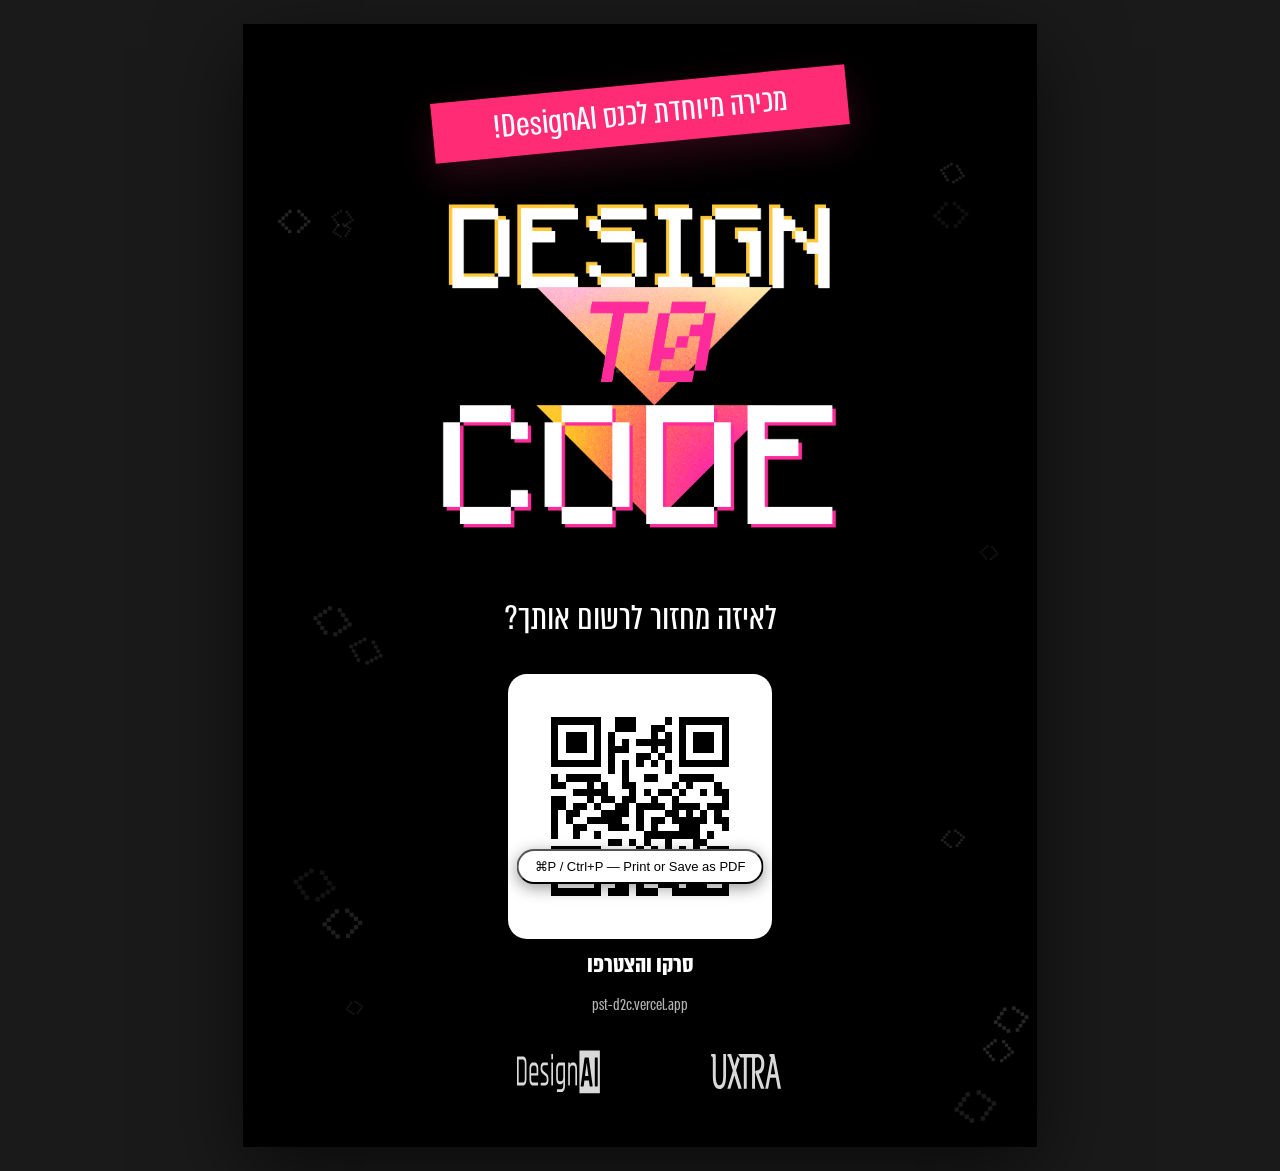
<file: landing-page/flyer.html>
<!DOCTYPE html>
<html lang="he" dir="rtl">
<head>
  <meta charset="UTF-8" />
  <meta name="viewport" content="width=device-width, initial-scale=1.0" />
  <title>Design to Code — פלייר</title>
  <style>
    @font-face {
      font-family: 'Minecraft';
      src: url('fonts/1_MinecraftRegular1.otf') format('opentype');
      font-weight: 400;
      font-style: normal;
    }
    @font-face {
      font-family: 'Almoni Tzar';
      src: url('fonts/almoni-tzar-regular-aaa.otf') format('opentype');
      font-weight: 400;
    }
    @font-face {
      font-family: 'Almoni Tzar';
      src: url('fonts/almoni-tzar-medium-aaa.otf') format('opentype');
      font-weight: 500;
    }
    @font-face {
      font-family: 'Almoni Tzar';
      src: url('fonts/almoni-tzar-bold-aaa.otf') format('opentype');
      font-weight: 700;
    }

    *, *::before, *::after { margin: 0; padding: 0; box-sizing: border-box; }

    html, body {
      background: #000;
      color: #fff;
      font-family: 'Almoni Tzar', sans-serif;
      direction: rtl;
      width: 100%;
      min-height: 100vh;
      -webkit-print-color-adjust: exact;
      print-color-adjust: exact;
    }

    /* ── Page sized to A4 portrait ── */
    @page {
      size: A4 portrait;
      margin: 0;
    }

    .flyer {
      width: 210mm;
      height: 297mm;
      margin: 0 auto;
      background: #000;
      position: relative;
      overflow: hidden;
      padding: 16mm 18mm 14mm;
      display: flex;
      flex-direction: column;
      align-items: center;
    }

    /* Decorative <> scatter */
    .flyer-deco-layer {
      position: absolute;
      inset: 0;
      pointer-events: none;
      z-index: 0;
    }

    .flyer-deco {
      position: absolute;
      font-family: 'Minecraft', monospace;
      color: #fff;
      line-height: 1;
      letter-spacing: 0.05em;
    }

    .flyer-content {
      position: relative;
      z-index: 1;
      width: 100%;
      height: 100%;
      display: flex;
      flex-direction: column;
      align-items: center;
      justify-content: space-between;
    }

    /* Sale badge */
    .flyer-badge {
      width: 110mm;
      background: #ff2b75;
      padding: 3mm 0;
      display: flex;
      align-items: center;
      justify-content: center;
      transform: rotate(-5.5deg);
      box-shadow: 0 4mm 10mm rgba(255, 43, 117, 0.18);
    }

    .flyer-badge-text {
      font-family: 'Almoni Tzar', sans-serif;
      font-weight: 400;
      font-size: 28pt;
      line-height: 1;
      color: #ffffff;
      text-align: center;
      white-space: nowrap;
    }

    .flyer-logo {
      display: block;
      width: 105mm;
      height: auto;
      margin-top: -2mm;
    }

    .flyer-subtitle {
      width: 100%;
      font-family: 'Almoni Tzar', sans-serif;
      font-weight: 400;
      font-size: 30pt;
      line-height: 1.15;
      color: #ffffff;
      text-align: center;
    }

    /* QR section */
    .flyer-qr-block {
      display: flex;
      flex-direction: column;
      align-items: center;
      gap: 3mm;
    }

    .flyer-qr {
      width: 70mm;
      height: 70mm;
      background: #ffffff;
      padding: 4mm;
      border-radius: 5mm;
      display: flex;
      align-items: center;
      justify-content: center;
    }

    .flyer-qr img {
      width: 100%;
      height: 100%;
      display: block;
    }

    .flyer-cta {
      font-family: 'Almoni Tzar', sans-serif;
      font-weight: 700;
      font-size: 20pt;
      line-height: 1.15;
      color: #ffffff;
      text-align: center;
    }

    .flyer-cta-sub {
      font-family: 'Almoni Tzar', sans-serif;
      font-weight: 400;
      font-size: 13pt;
      line-height: 1.2;
      color: rgba(255,255,255,0.7);
      text-align: center;
      margin-top: 1mm;
      direction: ltr;
    }

    /* Footer brand strip */
    .flyer-footer {
      display: flex;
      align-items: center;
      justify-content: center;
      gap: 12mm;
      width: 100%;
    }

    .flyer-footer img {
      display: block;
      filter: brightness(0) invert(1);
      opacity: 0.85;
      object-fit: contain;
    }

    .flyer-footer .uxtra    { width: 32mm; height: 9.18mm;  aspect-ratio: 131.001 / 37.61; }
    .flyer-footer .designai { width: 44mm; height: 11.53mm; aspect-ratio: 179.493 / 47.029; }

    /* Print specifics */
    @media print {
      html, body { background: #000; }
      .flyer { box-shadow: none; }
    }

    /* Screen-only nicety so the page is centered */
    @media screen {
      body {
        background: #1a1a1a;
        padding: 24px 0;
        min-height: 100vh;
      }
      .flyer {
        box-shadow: 0 24px 80px rgba(0,0,0,0.6);
      }
      .flyer-print-hint {
        position: fixed;
        bottom: 16px;
        left: 50%;
        transform: translateX(-50%);
        background: #fff;
        color: #000;
        padding: 8px 16px;
        border-radius: 999px;
        font-size: 13px;
        font-family: -apple-system, BlinkMacSystemFont, sans-serif;
        z-index: 1000;
        box-shadow: 0 4px 16px rgba(0,0,0,0.4);
        direction: ltr;
      }
    }
    @media print {
      .flyer-print-hint { display: none !important; }
    }
  </style>
</head>
<body>

  <article class="flyer">

    <div class="flyer-deco-layer" aria-hidden="true"></div>

    <div class="flyer-content">
      <div class="flyer-badge">
        <span class="flyer-badge-text">מכירה מיוחדת לכנס DesignAI!</span>
      </div>

      <img class="flyer-logo" src="assets/logo-d2c.png" alt="Design to Code" />

      <p class="flyer-subtitle">לאיזה מחזור לרשום אותך?</p>

      <div class="flyer-qr-block">
        <div class="flyer-qr">
          <img src="assets/qr-pst-d2c.svg" alt="QR — pst-d2c.vercel.app" />
        </div>
        <div class="flyer-cta">סרקו והצטרפו</div>
        <div class="flyer-cta-sub">pst-d2c.vercel.app</div>
      </div>

      <div class="flyer-footer">
        <img class="uxtra" src="assets/uxtra-logo.svg" alt="UXTRA" />
        <img class="designai" src="assets/design-ai-logo.svg" alt="DesignAI" />
      </div>
    </div>

  </article>

  <button class="flyer-print-hint" onclick="window.print()">⌘P / Ctrl+P — Print or Save as PDF</button>

  <script>
    // Scatter decorative <> symbols across the flyer (matches landing page vibe)
    (function () {
      var layer = document.querySelector('.flyer-deco-layer');
      if (!layer) return;
      var count = 18;
      function rand(min, max) { return min + Math.random() * (max - min); }
      for (var i = 0; i < count; i++) {
        var el = document.createElement('span');
        el.className = 'flyer-deco';
        el.textContent = '<>';
        var size = rand(14, 36);
        var rot = rand(-18, 18);
        var top = rand(2, 96);
        var bucket = Math.random();
        var leftPct;
        if (bucket < 0.42)      leftPct = rand(2, 14);
        else if (bucket < 0.84) leftPct = rand(86, 96);
        else                    leftPct = rand(40, 60);
        var opacity = rand(0.06, 0.16);
        el.style.fontSize = size + 'pt';
        el.style.top = top + '%';
        el.style.left = leftPct + '%';
        el.style.opacity = opacity.toFixed(2);
        el.style.transform = 'rotate(' + rot.toFixed(1) + 'deg)';
        layer.appendChild(el);
      }
    })();
  </script>

</body>
</html>
</file>
<file: design-system.css>
/* ═══════════════════════════════════════════════════════════════
   DESIGN SYSTEM — Extracted from Design to Code Presentation
   ═══════════════════════════════════════════════════════════════ */

/* ── Fonts ── */
@font-face {
  font-family: 'Ploni';
  src: url('fonts/ploni-regular-aaa.otf') format('opentype');
  font-weight: 400;
  font-style: normal;
}
@font-face {
  font-family: 'Ploni';
  src: url('fonts/ploni-regular-aaa.otf') format('opentype');
  font-weight: 400;
}
@font-face {
  font-family: 'Ploni';
  src: url('fonts/ploni-demibold-aaa.otf') format('opentype');
  font-weight: 700;
}

/* ── CSS Custom Properties (Design Tokens) ── */
:root {
  /* ─── Typography ─── */
  --font-display: 'Ploni', sans-serif;
  --font-body: 'Ploni', sans-serif;

  /* Font Sizes — Display (Ploni) */
  --text-display-xl: 124px;   /* Hero titles: "DESIGN", "CODE" */
  --text-display-lg: 80px;    /* Section titles */
  --text-display-md: 72px;    /* Sub-section titles */
  --text-display-sm: 56px;    /* Feature titles */
  --text-display-xs: 40px;    /* Step numbers, names */

  /* Font Sizes — Body (Ploni) */
  --text-body-xl: 44px;       /* Pain points, benefit lists */
  --text-body-lg: 32px;       /* Card titles, subtitles */
  --text-body-md: 28px;       /* Card descriptions, bullet items */
  --text-body-sm: 24px;       /* Secondary descriptions */
  --text-body-xs: 20px;       /* Labels, tags */
  --text-body-xxs: 14px;      /* Nav counter, small text */

  /* Line Heights */
  --leading-tight: 1.1;
  --leading-normal: 1.2;

  /* Letter Spacing */
  --tracking-tightest: -1.6px;  /* Large display text */
  --tracking-tighter: -1.12px;  /* Medium display text */
  --tracking-tight: -0.8px;     /* Body large */
  --tracking-normal: -0.48px;   /* Body medium */
  --tracking-wide: 2px;         /* Labels, tags */

  /* ─── Colors ─── */
  /* Backgrounds */
  --color-bg-primary: #000000;
  --color-bg-card-dark: #262629;
  --color-bg-card-darker: #1b1b1b;
  --color-bg-card-purple: #2a282d;
  --color-bg-card-white: #ffffff;
  --color-bg-pill: #494747;
  --color-bg-nav: rgba(0, 0, 0, 0.75);
  --color-bg-btn: rgba(255, 255, 255, 0.04);
  --color-bg-btn-hover: rgba(255, 255, 255, 0.1);

  /* Gradient */
  --gradient-dark-green: linear-gradient(128deg, #000 38.5%, #06150f 97.6%);

  /* Text */
  --color-text-primary: #ffffff;
  --color-text-on-white: #140101;
  --color-text-secondary: #f8fcfd;
  --color-text-muted: rgba(255, 255, 255, 0.35);

  /* Accent */
  --color-accent-yellow: #ffc937;
  --color-accent-pink: #ff2b9b;
  --color-accent-green: #7bed52;
  --color-accent-red: #ff383c;

  /* Borders */
  --color-border-subtle: rgba(255, 255, 255, 0.06);
  --color-border-light: rgba(255, 255, 255, 0.2);
  --color-border-dot-inactive: rgba(255, 255, 255, 0.18);

  /* ─── Spacing ─── */
  --space-2xs: 8px;
  --space-xs: 10px;
  --space-sm: 16px;
  --space-md: 20px;
  --space-lg: 24px;
  --space-xl: 28px;
  --space-2xl: 40px;
  --space-3xl: 44px;

  /* ─── Border Radius ─── */
  --radius-sm: 12px;      /* Screenshots, bullet lists */
  --radius-md: 16px;      /* Logos */
  --radius-lg: 20px;      /* Cards */
  --radius-xl: 23px;      /* IDE cards */
  --radius-pill: 100px;   /* Pills, tags */
  --radius-circle: 50%;   /* Avatars, round buttons */

  /* ─── Shadows & Effects ─── */
  --blur-sm: blur(4px);
  --blur-md: blur(12px);

  /* ─── Transitions ─── */
  --transition-fast: 0.2s ease;
  --transition-base: 0.3s ease;
  --transition-slide: 0.5s ease;
  --transition-slow: 0.8s ease;

  /* ─── Layout ─── */
  --slide-width: 1920px;
  --slide-height: 1080px;
  --nav-height: 64px;
  --nav-btn-size: 40px;
  --nav-dot-size: 10px;

  /* ─── Opacity Scale ─── */
  --opacity-disabled: 0.2;
  --opacity-faded: 0.3;
  --opacity-muted: 0.35;
  --opacity-medium: 0.6;
  --opacity-overlay: 0.7;
  --opacity-glass: 0.75;
  --opacity-high: 0.8;
}


/* ═══════════════════════════════════════════════════════════════
   TYPOGRAPHY UTILITIES
   ═══════════════════════════════════════════════════════════════ */

/* Display headings (Ploni) */
.display-xl {
  font-family: var(--font-display);
  font-size: var(--text-display-xl);
  line-height: var(--leading-tight);
  letter-spacing: var(--tracking-tightest);
  text-transform: uppercase;
  color: var(--color-text-primary);
}

.display-lg {
  font-family: var(--font-display);
  font-size: var(--text-display-lg);
  line-height: var(--leading-tight);
  letter-spacing: var(--tracking-tightest);
  text-transform: uppercase;
  color: var(--color-text-primary);
}

.display-md {
  font-family: var(--font-display);
  font-size: var(--text-display-md);
  line-height: var(--leading-tight);
  letter-spacing: var(--tracking-tighter);
  text-transform: uppercase;
  color: var(--color-text-primary);
}

.display-sm {
  font-family: var(--font-display);
  font-size: var(--text-display-sm);
  line-height: var(--leading-tight);
  letter-spacing: var(--tracking-tighter);
  text-transform: uppercase;
  color: var(--color-text-primary);
}

.display-xs {
  font-family: var(--font-display);
  font-size: var(--text-display-xs);
  line-height: var(--leading-tight);
  letter-spacing: var(--tracking-tight);
  text-transform: uppercase;
  color: var(--color-text-primary);
}

/* Body text (Ploni) */
.body-xl {
  font-family: var(--font-body);
  font-size: var(--text-body-xl);
  line-height: var(--leading-tight);
  letter-spacing: var(--tracking-normal);
  color: var(--color-text-primary);
}

.body-lg {
  font-family: var(--font-body);
  font-size: var(--text-body-lg);
  line-height: var(--leading-tight);
  color: var(--color-text-primary);
}

.body-md {
  font-family: var(--font-body);
  font-size: var(--text-body-md);
  line-height: var(--leading-tight);
  color: var(--color-text-primary);
}

.body-sm {
  font-family: var(--font-body);
  font-size: var(--text-body-sm);
  line-height: var(--leading-tight);
  color: var(--color-text-primary);
}

/* Labels */
.label {
  font-family: var(--font-body);
  font-size: var(--text-body-xs);
  letter-spacing: var(--tracking-wide);
  text-transform: uppercase;
  color: var(--color-text-primary);
}

.label--green { color: var(--color-accent-green); }
.label--pink  { color: var(--color-accent-pink); }
.label--yellow { color: var(--color-accent-yellow); }

/* Text modifiers */
.text-bold { font-weight: 700; }
.text-capitalize { text-transform: capitalize; }
.text-muted { color: var(--color-text-muted); }


/* ═══════════════════════════════════════════════════════════════
   CARD COMPONENTS
   ═══════════════════════════════════════════════════════════════ */

/* ── Base Card ── */
.card {
  border-radius: var(--radius-lg);
  padding: var(--space-2xl) var(--space-2xl);
  display: flex;
  flex-direction: column;
  justify-content: center;
}

.card__title {
  font-family: var(--font-body);
  font-size: var(--text-body-lg);
  font-weight: 700;
  line-height: var(--leading-tight);
}

.card__description {
  font-family: var(--font-body);
  font-size: var(--text-body-sm);
  line-height: var(--leading-tight);
  margin-top: var(--space-2xs);
}

/* ── Card Variant: Dark ── */
/* Use for pain points, problems, dark-themed content blocks */
.card--dark {
  background: var(--color-bg-card-dark);
  color: var(--color-text-primary);
}

.card--dark .card__title {
  color: var(--color-text-primary);
}

/* ── Card Variant: Darker ── */
/* Use for step cards, iteration cards on dark backgrounds */
.card--darker {
  background: var(--color-bg-card-darker);
  color: var(--color-text-secondary);
}

/* ── Card Variant: White ── */
/* Use for features, solutions, highlighted content */
.card--white {
  background: var(--color-bg-card-white);
  color: var(--color-text-on-white);
}

.card--white .card__title {
  color: var(--color-text-on-white);
}

.card--white .card__description {
  color: var(--color-text-on-white);
}

/* ── Card Variant: Purple ── */
/* Use for GitHub/info cards */
.card--purple {
  background: var(--color-bg-card-purple);
  color: var(--color-text-primary);
}

/* ── Card Sizes ── */
.card--sm {
  /* ~431px × 143px — standard content card */
  width: 431px;
  height: 143px;
}

.card--md {
  /* ~386px × 143px — step/iteration card */
  width: 386px;
  height: 143px;
}

.card--lg {
  /* ~363px × 414px — info/GitHub card */
  width: 363px;
  height: 414px;
  padding: var(--space-md) var(--space-sm);
}

.card--xl {
  /* ~968px × 463px — IDE showcase card */
  width: 968px;
  height: 463px;
  border-radius: var(--radius-xl);
  padding: 0;
}

/* Card with padding variation for compact first-card in step rows */
.card--compact {
  padding: var(--space-md) var(--space-2xl);
}


/* ═══════════════════════════════════════════════════════════════
   BULLET LIST COMPONENT
   ═══════════════════════════════════════════════════════════════ */

.bullet-list {
  list-style: none;
  padding: 0;
  margin: 0;
}

.bullet-list__item {
  font-family: var(--font-body);
  font-size: var(--text-body-md);
  color: var(--color-text-primary);
  height: 65px;
  display: flex;
  align-items: center;
  border-bottom: 1px solid var(--color-border-light);
}

.bullet-list__item:last-child {
  border-bottom: none;
}

/* Large variant for feature lists */
.bullet-list--lg .bullet-list__item {
  font-size: var(--text-body-lg);
}


/* ═══════════════════════════════════════════════════════════════
   PILL / TAG COMPONENT
   ═══════════════════════════════════════════════════════════════ */

.pill {
  display: inline-flex;
  align-items: center;
  justify-content: center;
  background: var(--color-bg-pill);
  border-radius: var(--radius-pill);
  font-family: var(--font-body);
  font-size: var(--text-body-xs);
  color: var(--color-text-primary);
  padding: var(--space-2xs) var(--space-sm);
  white-space: nowrap;
}


/* ═══════════════════════════════════════════════════════════════
   AVATAR COMPONENT
   ═══════════════════════════════════════════════════════════════ */

.avatar {
  border-radius: var(--radius-circle);
  overflow: hidden;
  flex-shrink: 0;
}

.avatar--sm {
  width: 47px;
  height: 47px;
}

.avatar--lg {
  width: 159px;
  height: 159px;
}

.avatar img {
  width: 100%;
  height: 100%;
  object-fit: cover;
}

/* Avatar group (overlapping) */
.avatar-group {
  display: flex;
}

.avatar-group .avatar + .avatar {
  margin-left: -12px;
}


/* ═══════════════════════════════════════════════════════════════
   PROFILE CARD COMPONENT
   ═══════════════════════════════════════════════════════════════ */

.profile-card {
  display: flex;
  flex-direction: column;
  align-items: center;
  gap: var(--space-sm);
}

.profile-card__name {
  font-family: var(--font-display);
  font-size: var(--text-display-xs);
  text-transform: uppercase;
  line-height: var(--leading-tight);
}

.profile-card__role {
  font-family: var(--font-body);
  font-size: var(--text-body-lg);
  color: var(--color-text-primary);
  opacity: var(--opacity-medium);
}


/* ═══════════════════════════════════════════════════════════════
   IDE CARD COMPONENT
   ═══════════════════════════════════════════════════════════════ */

.ide-card {
  background: var(--color-bg-card-darker);
  border-radius: var(--radius-xl);
  overflow: hidden;
  display: flex;
  flex-direction: column;
}

.ide-card__header {
  display: flex;
  align-items: center;
  gap: var(--space-sm);
  padding: var(--space-lg) var(--space-xl);
}

.ide-card__icon {
  width: 40px;
  height: 40px;
  border-radius: var(--radius-sm);
}

.ide-card__title {
  font-family: var(--font-body);
  font-size: var(--text-body-md);
  font-weight: 700;
  flex: 1;
}

.ide-card__divider {
  width: 100%;
  height: 1px;
  background: var(--color-border-light);
}

.ide-card__screenshot {
  width: 100%;
  flex: 1;
  object-fit: cover;
  border-radius: 0 0 var(--radius-xl) var(--radius-xl);
}


/* ═══════════════════════════════════════════════════════════════
   STEP PROGRESSION COMPONENT
   ═══════════════════════════════════════════════════════════════ */

.steps {
  display: flex;
  align-items: center;
  gap: var(--space-md);
}

.step-number {
  font-family: var(--font-display);
  font-size: var(--text-display-xs);
  text-transform: uppercase;
  color: var(--color-text-primary);
  line-height: var(--leading-tight);
}

.step-number--active {
  color: var(--color-text-on-white);
}

.step-connector {
  /* Dashed line between steps — use dashed-line.svg or dashed-line-green.svg */
  flex-shrink: 0;
}


/* ═══════════════════════════════════════════════════════════════
   NAVIGATION BAR COMPONENT
   ═══════════════════════════════════════════════════════════════ */

.nav-bar {
  position: fixed;
  bottom: 0;
  left: 0;
  right: 0;
  height: var(--nav-height);
  display: flex;
  align-items: center;
  justify-content: center;
  gap: 18px;
  background: var(--color-bg-nav);
  backdrop-filter: var(--blur-md);
  -webkit-backdrop-filter: var(--blur-md);
  border-top: 1px solid var(--color-border-subtle);
  z-index: 1000;
}

.nav-btn {
  width: var(--nav-btn-size);
  height: var(--nav-btn-size);
  border-radius: var(--radius-circle);
  border: 1px solid var(--color-border-light);
  background: var(--color-bg-btn);
  color: var(--color-text-primary);
  display: flex;
  align-items: center;
  justify-content: center;
  cursor: pointer;
  transition: background var(--transition-fast), border-color var(--transition-fast);
}

.nav-btn:hover {
  background: var(--color-bg-btn-hover);
  border-color: rgba(255, 255, 255, 0.35);
}

.nav-btn:disabled {
  opacity: var(--opacity-disabled);
  cursor: default;
}

.nav-btn:disabled:hover {
  background: var(--color-bg-btn);
  border-color: var(--color-border-light);
}

.nav-dots {
  display: flex;
  gap: var(--space-xs);
  align-items: center;
}

.nav-dot {
  width: var(--nav-dot-size);
  height: var(--nav-dot-size);
  border-radius: var(--radius-circle);
  background: var(--color-border-dot-inactive);
  cursor: pointer;
  transition: all var(--transition-base);
}

.nav-dot:hover {
  background: rgba(255, 255, 255, 0.4);
}

.nav-dot--active {
  background: var(--color-text-primary);
  transform: scale(1.35);
}

.nav-counter {
  font-family: var(--font-body);
  font-size: var(--text-body-xxs);
  color: var(--color-text-muted);
  min-width: 44px;
  text-align: center;
}


/* ═══════════════════════════════════════════════════════════════
   GRID / BACKGROUND COMPONENTS
   ═══════════════════════════════════════════════════════════════ */

.bg-grid {
  position: absolute;
  pointer-events: none;
  opacity: var(--opacity-overlay);
}

.bg-grid img {
  width: 100%;
  height: 100%;
  display: block;
}

/* Noise overlay — for textured sections */
.noise-overlay {
  position: absolute;
  inset: 0;
  mix-blend-mode: overlay;
  pointer-events: none;
  background-image: url('assets/noise1.png');
  background-size: 307px;
}


/* ═══════════════════════════════════════════════════════════════
   LAYOUT UTILITIES
   ═══════════════════════════════════════════════════════════════ */

.flex-col    { display: flex; flex-direction: column; }
.flex-row    { display: flex; flex-direction: row; }
.items-center { align-items: center; }
.justify-center { justify-content: center; }
.text-center { text-align: center; }

.gap-2xs { gap: var(--space-2xs); }
.gap-xs  { gap: var(--space-xs); }
.gap-sm  { gap: var(--space-sm); }
.gap-md  { gap: var(--space-md); }
.gap-lg  { gap: var(--space-lg); }
.gap-xl  { gap: var(--space-xl); }
.gap-2xl { gap: var(--space-2xl); }


/* ═══════════════════════════════════════════════════════════════
   ANIMATION UTILITIES
   ═══════════════════════════════════════════════════════════════ */

.fade-in {
  opacity: 0;
  transform: translateY(20px);
  transition: opacity var(--transition-slow), transform var(--transition-slow);
}

.fade-in.is-visible {
  opacity: 1;
  transform: translateY(0);
}

.fade-in--delayed {
  transition-delay: 0.2s;
}
</file>
